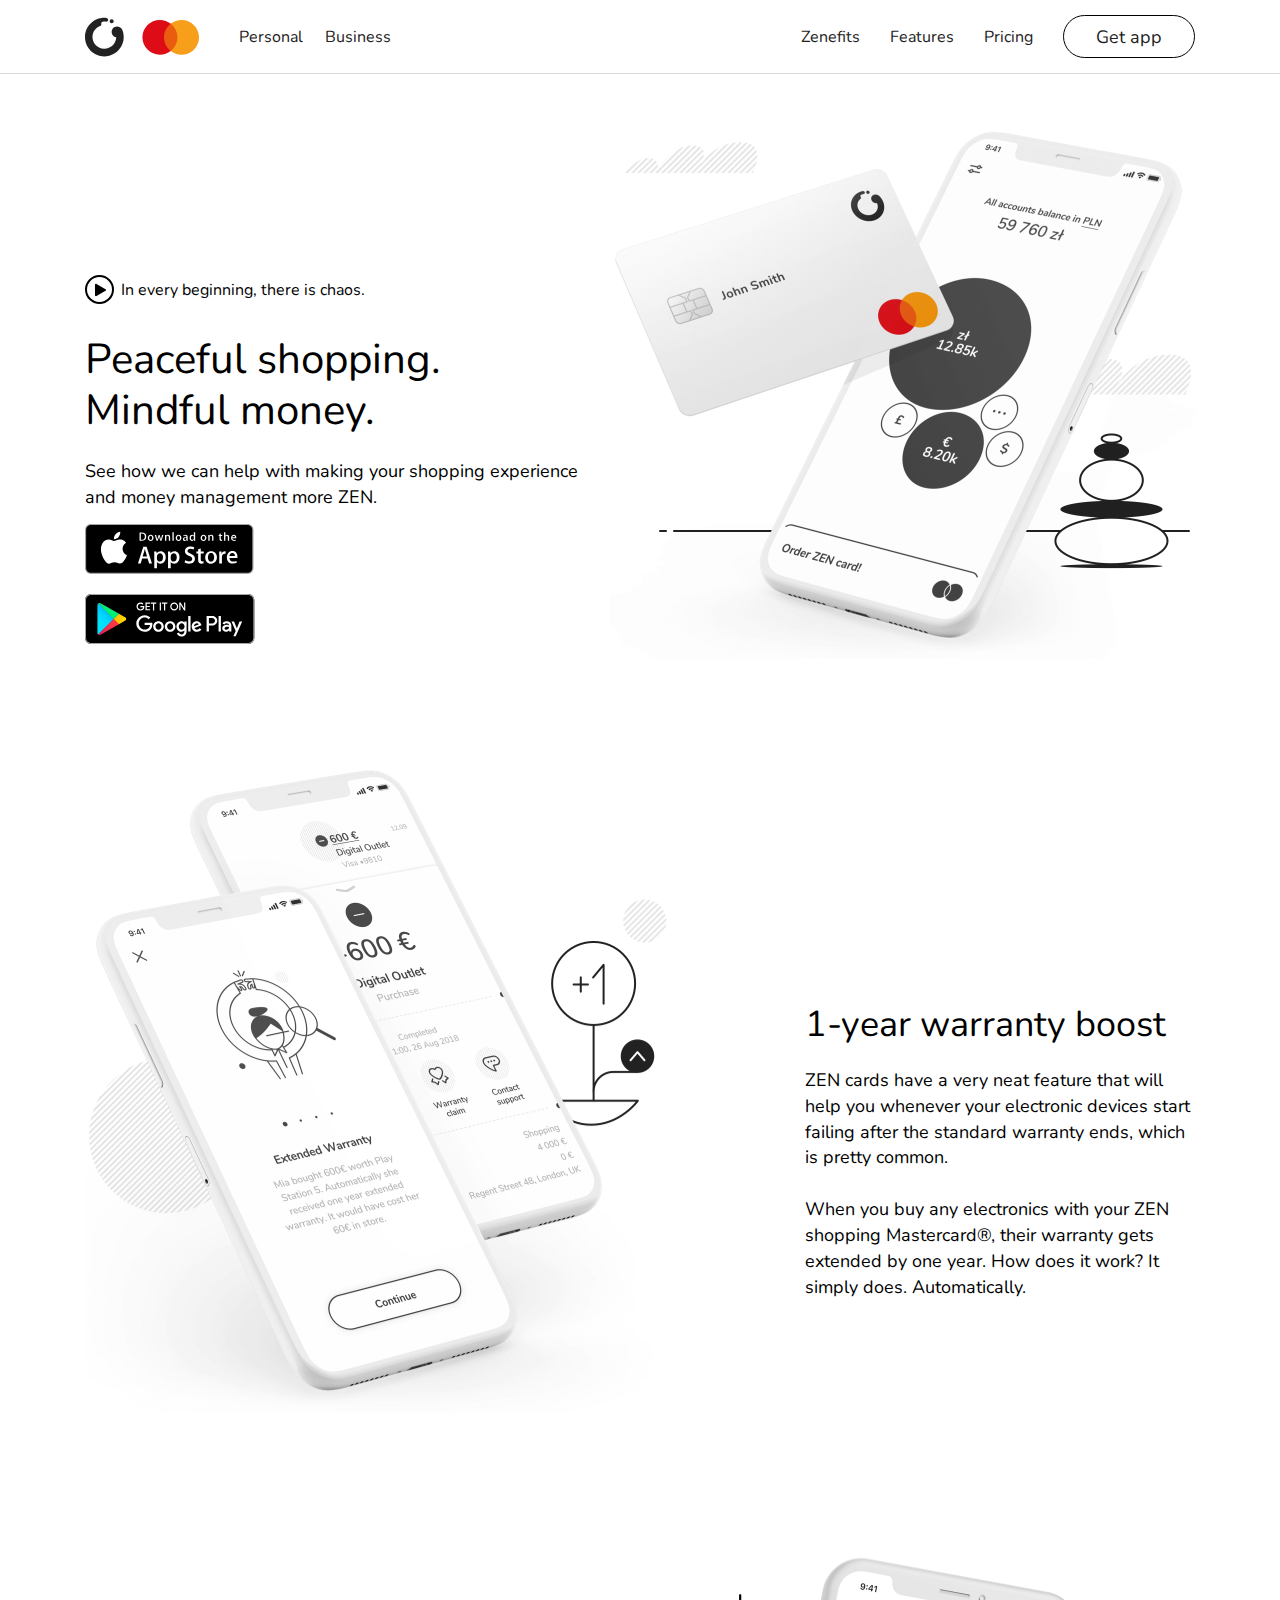
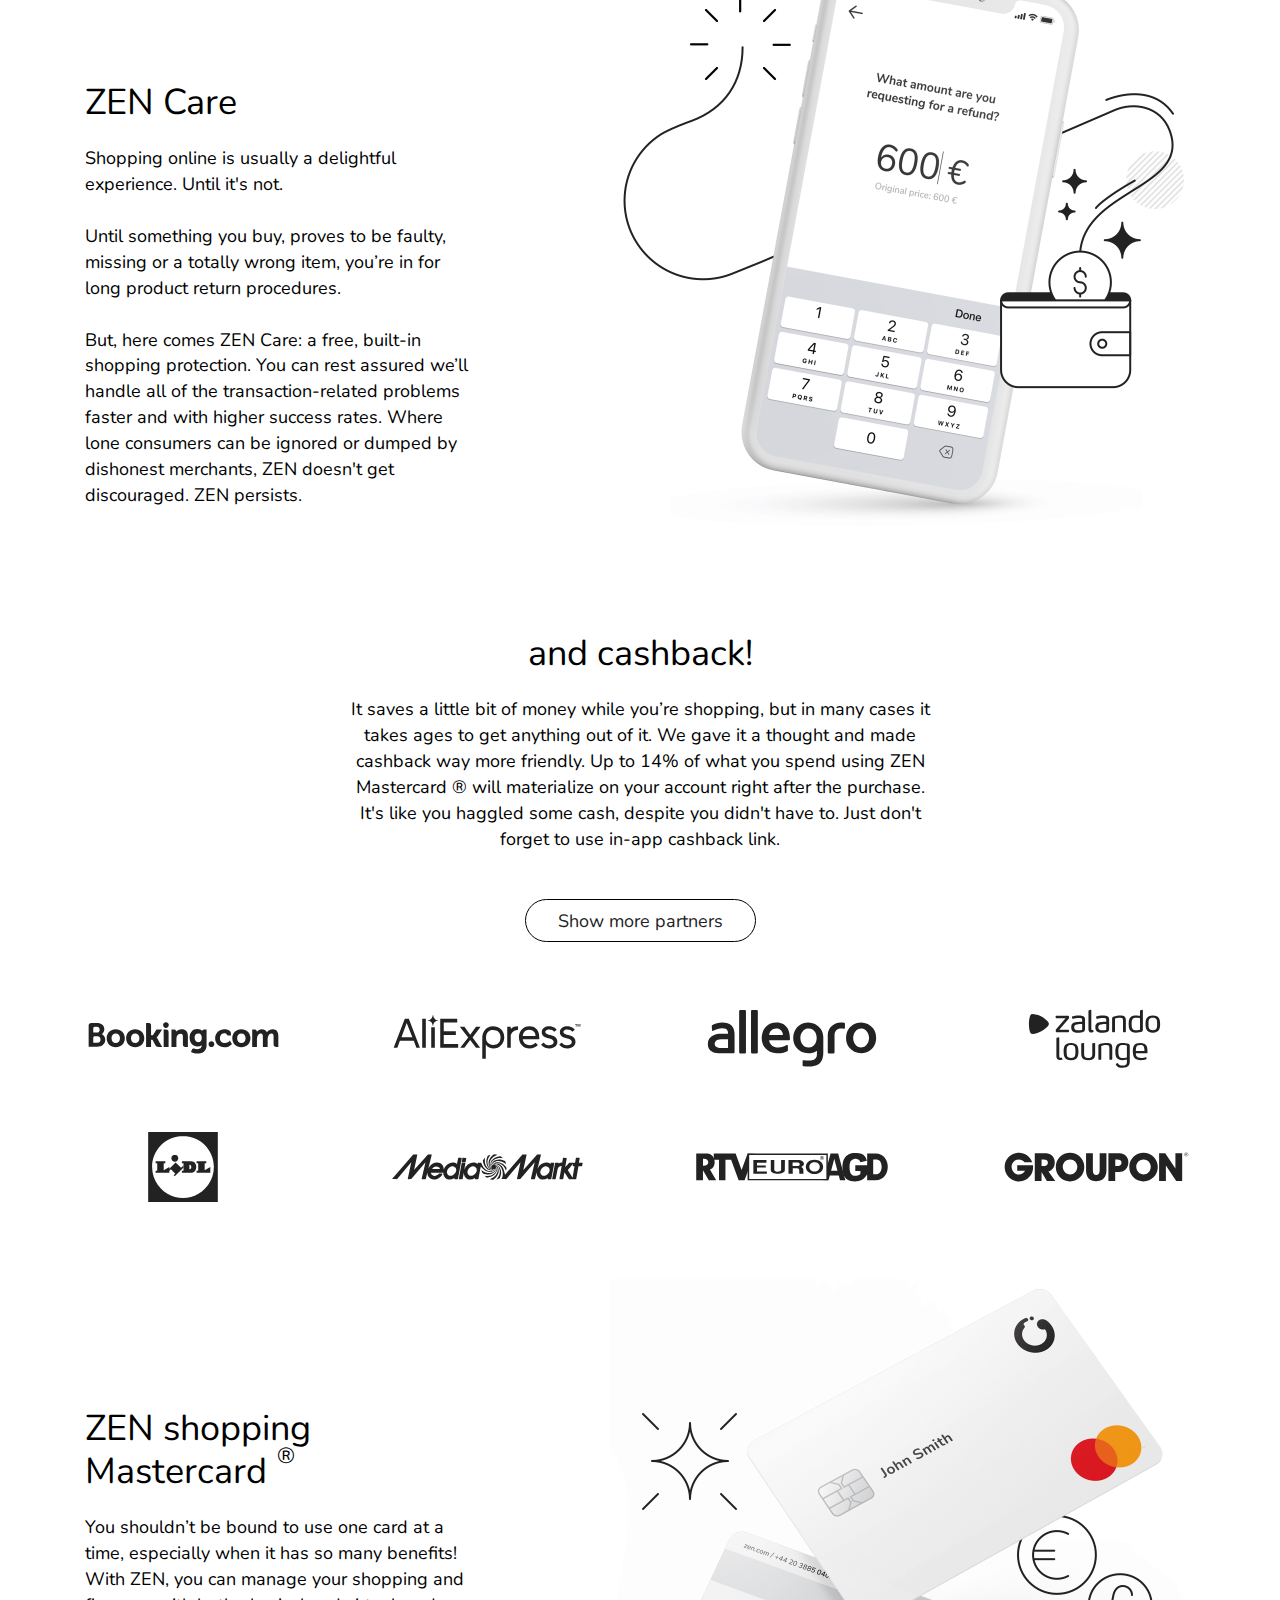
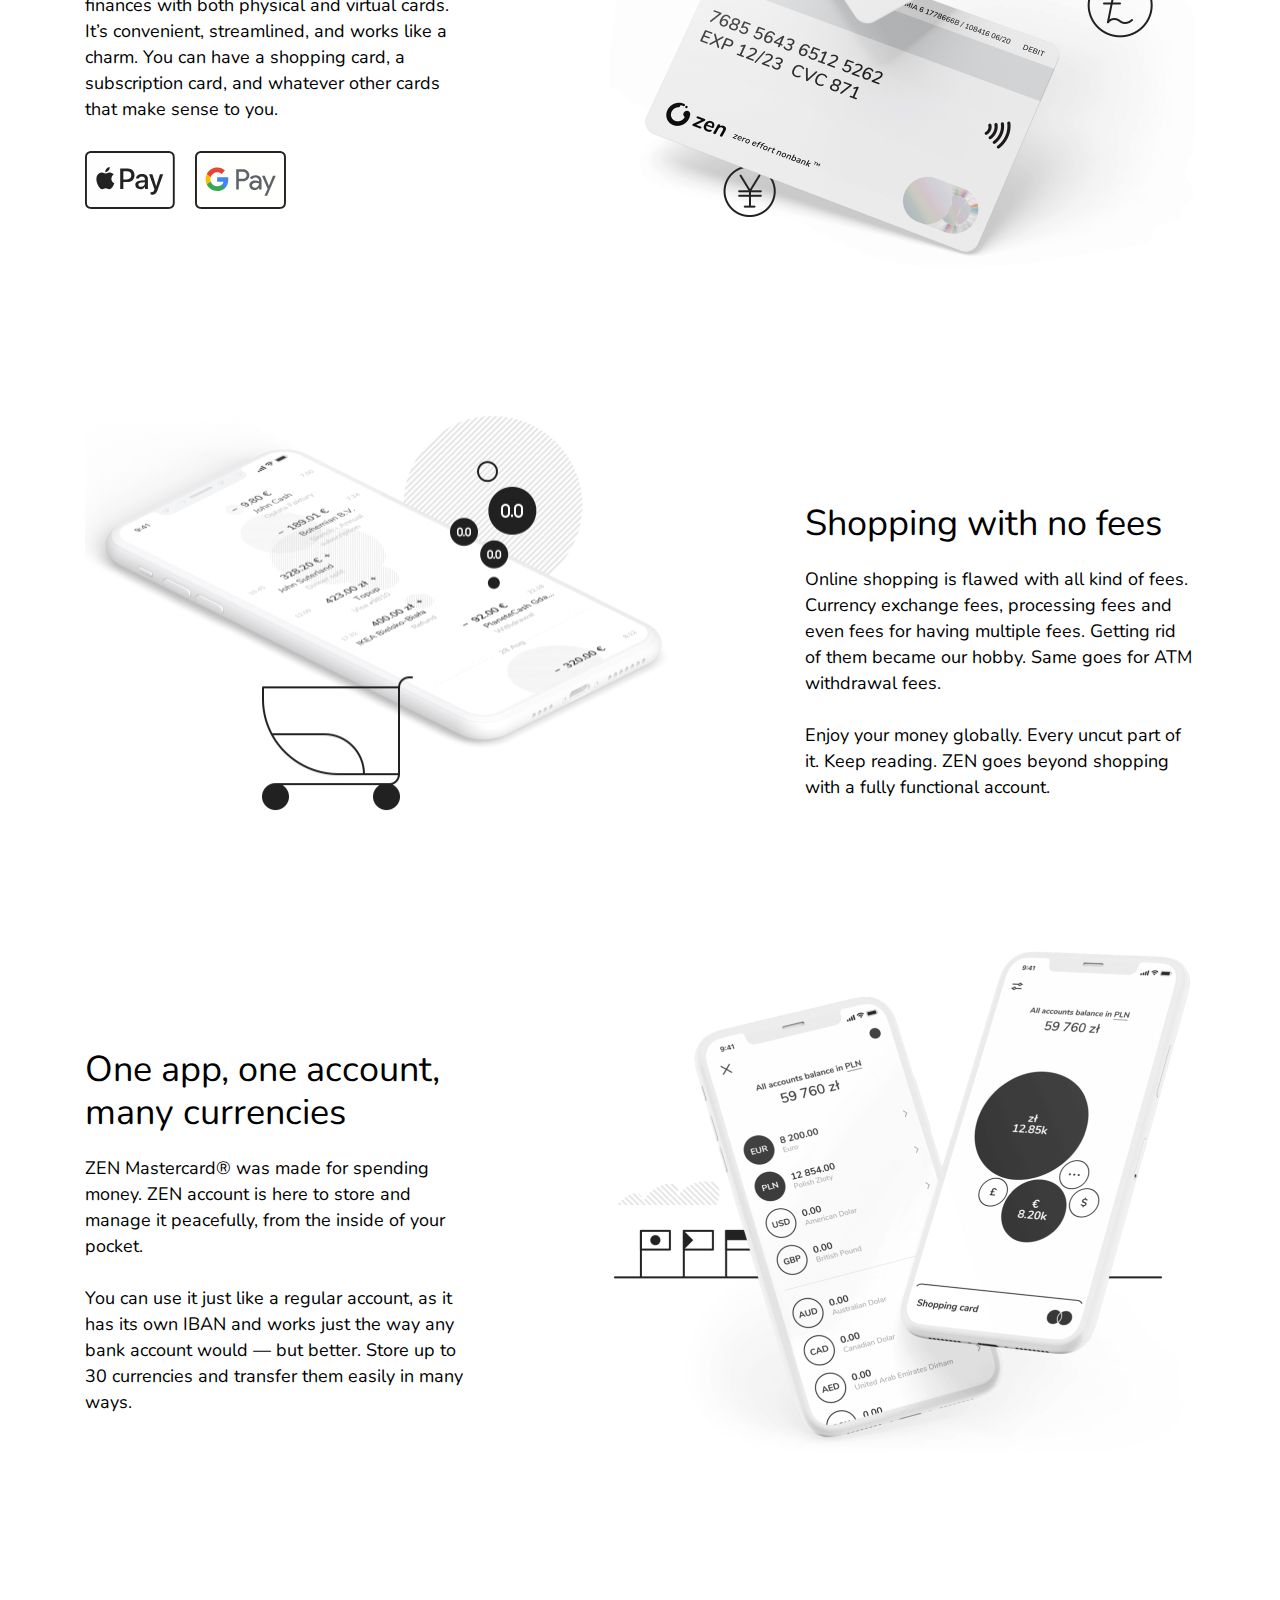
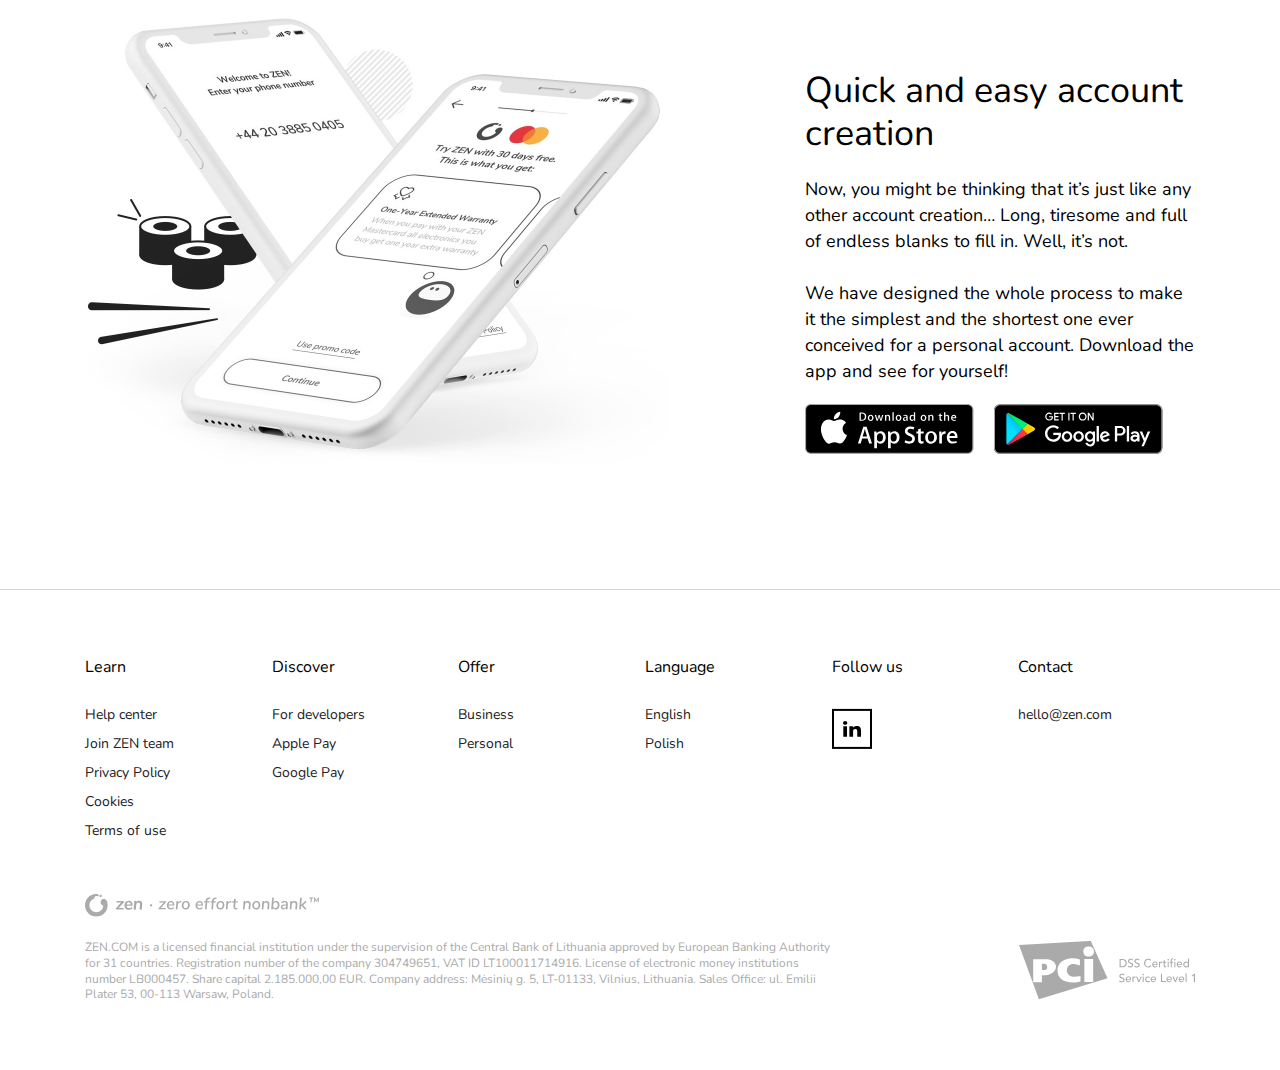
<file: index.html>
<!DOCTYPE html>
<html lang="en">

<head>
    <meta charset="UTF-8">
    <meta http-equiv="X-UA-Compatible" content="IE=edge">
    <meta name="viewport" content="width=device-width, initial-scale=1.0">
		<link rel="preconnect" href="https://fonts.googleapis.com">
    <link rel="preconnect" href="https://fonts.gstatic.com" crossorigin>
    <link href="https://fonts.googleapis.com/css2?family=Nunito&display=swap" rel="stylesheet">
    <title>Zen APP</title>
    <link rel="stylesheet" href="./css/style.min.css">
</head>

<body class="main__body">
    <!-- Header -->
    <header>
    <!-- Navbar -->
    <div class="header">
        <div class="container">
            <div class="navbar">
                <div class="logo"> <a href="#"> <img src="./img/logo.svg" alt="logo"> </a> 
									<nav>
										<ul class="menu-logo">
												<li class="menu-logo__item"><a href="#" class="menu-logo__item-link" data-scroll>Personal</a></li>
												<li class="menu-logo__item"><a href="#" class="menu-logo__item-link" data-scroll>Business</a></li>
										</ul>
									</nav>
								</div>
							
                <nav>
                    <ul class="menu">
                        <li class="menu__item"><a href="#" class="menu__item-link" data-scroll>Zenefits</a></li>
                        <li class="menu__item"><a href="#" class="menu__item-link" data-scroll>Features</a></li>
                        <li class="menu__item"><a href="#" class="menu__item-link" data-scroll>Pricing</a></li>
                        <li class="menu__item"><a href="#" class="btn" data-scroll>Get app</a></li>
                    </ul>
                </nav>

                <button class="burger">
                    <span></span>
                </button>
            </div>
        </div>
    </div>
</header>
    <!-- Main Page -->
    <main>
			<!-- Hero-->
			<section class="hero">
	<div class="container">
		<div class="hero-items">
		<div class="hero-text">
			<div class="hero-text__content">
<div class="hero-text__play">
	<svg xmlns="http://www.w3.org/2000/svg" width="29" height="29" viewBox="0 0 29 29" fill="none">
		<g clip-path="url(#clip0_1_329)">
		<path d="M14.5 29C22.5081 29 29 22.5081 29 14.5C29 6.49187 22.5081 0 14.5 0C6.49187 0 0 6.49187 0 14.5C0 22.5081 6.49187 29 14.5 29Z" fill="white"/>
		<path d="M14.5 28C21.9558 28 28 21.9558 28 14.5C28 7.04416 21.9558 1 14.5 1C7.04416 1 1 7.04416 1 14.5C1 21.9558 7.04416 28 14.5 28Z" stroke="black" stroke-width="2"/>
		<path d="M20.519 14.136C20.6701 14.224 20.7954 14.3501 20.8825 14.5017C20.9697 14.6533 21.0155 14.8251 21.0155 15C21.0155 15.1748 20.9697 15.3466 20.8825 15.4982C20.7954 15.6498 20.6701 15.776 20.519 15.864L11.5 21.123C11.3481 21.2107 11.1759 21.2569 11.0005 21.257C10.8251 21.2571 10.6528 21.211 10.5009 21.1235C10.3489 21.036 10.2226 20.91 10.1347 20.7583C10.0468 20.6065 10.0003 20.4344 9.99999 20.259V9.74099C10.0003 9.56562 10.0468 9.39343 10.1347 9.2417C10.2226 9.08996 10.3489 8.96401 10.5009 8.87648C10.6528 8.78895 10.8251 8.74292 11.0005 8.74301C11.1759 8.7431 11.3481 8.7893 11.5 8.87699L20.519 14.136Z" fill="black"/>
		</g>
		<defs>
		<clipPath id="clip0_1_329">
		<rect width="29" height="29" fill="white"/>
		</clipPath>
		</defs>
		</svg>
		<span>In every beginning, there is chaos.</span>
</div>
<div class="hero-text__header">
	<h1>Peaceful shopping. <br> Mindful money.</h1>
</div>
<div class="hero-text__description">
	<p>See how we can help with making your shopping experience and money management more ZEN.</p>
</div>
<div class="hero-text__icons">
	<a href="#"><img src="./img/appstore.svg" alt="AppStore"></a>
	<a href="#"><img src="./img/googleplay.svg" alt="Google Play"></a>
</div>
		</div>
		<div class="hero-img">
			<figure class="hero-img__fixedratio"></figure>
		</div>
	</div>
	</div>
	</div>

</section>
			<!-- Waranty-->
			<section class="waranty">
	<div class="container">
		<div class="waranty-items">
			<div class="waranty-img">
				<figure class="waranty-img__fixedratio"></figure>
			</div>
			<div class="waranty-text">
				<div class="waranty-text__content">
					<div class="text__header">
						<h2>1-year warranty boost</h2>
					</div>
					<div class="text__description">
						<p>ZEN cards have a very neat feature that will help you whenever your electronic devices start failing after the standard warranty ends, which is pretty common.</p>
						<br>
						<p>When you buy any electronics with your ZEN shopping Mastercard®, their warranty gets extended by one year. How does it work? It simply does. Automatically.</p>
					</div>
				</div>
			</div>
		</div>
	</div>
</section>
			<!-- Zen Care-->
			<section class="care">
	<div class="container">
		<div class="care-items">
			<div class="care-text">
				<div class="care-text__content">
					<div class="text__header">
						<h2>ZEN Care</h2>
					</div>
					<div class="text__description">
						<p>Shopping online is usually a delightful experience. Until it's not.</p>
						<br>
						<p>Until something you buy, proves to be faulty, missing or a totally wrong item, you’re in for long product return procedures.</p>
						<br>
						<p>But, here comes ZEN Care: a free, built-in shopping protection. You can rest assured we’ll handle all of the transaction-related problems faster and with higher success rates. Where lone consumers can be ignored or dumped by dishonest merchants, ZEN doesn't get discouraged. ZEN persists.
						</p>
					</div>
				</div>
			</div>
			<div class="care-img">
				<figure class="care-img__fixedratio"></figure>
			</div>
		</div>
	</div>
</section>
			<!-- Cashback-->
			<section class="cashback">
	<div class="container">
		<div class="cashback-items">
			<div class="text__header">
				<h2>and cashback!</h2>
			</div>
      <div class="text__description">
				<p>
					It saves a little bit of money while you’re shopping, but in many cases it takes ages to get anything out of it. We gave it a thought and made cashback way more friendly. Up to 14% of what you spend using ZEN Mastercard ® will materialize on your account right after the purchase. It's like you haggled some cash, despite you didn't have to. Just don't forget to use in-app cashback link.
				</p>
			</div>
			<a class="btn" href="#">Show more partners</a>
		</div>
	</div>
</section>
			<!-- Clients-->
			<section class="clients">
	<div class="container">
		<div class="clients-items">
			<div class="client-item">
				<a href="#" class="clients-link"><svg class="clients-icon">
					<use xlink:href="#img-booking"></use>
			  </svg></a>
			</div>
			<div class="client-item">
				<a href="#" class="clients-link">
					<svg class="clients-icon">
					  <use xlink:href="#img-aliexpress"></use>
			    </svg></a>
			</div>
			<div class="client-item">
				<a href="#" class="clients-link"><svg class="clients-icon">
					<use xlink:href="#img-allegro"></use>
			  </svg></a>
			</div>
			<div class="client-item">
				<a href="#" class="clients-link"><svg class="clients-icon">
					<use xlink:href="#img-zalando"></use>
			  </svg></a>
			</div>
			<div class="client-item">
				<a href="#" class="clients-link"><svg class="clients-icon">
					<use xlink:href="#img-lidl"></use>
			  </svg></a>
			</div>
			<div class="client-item">
				<a href="#" class="clients-link"><svg class="clients-icon">
					<use xlink:href="#img-mediamarkt"></use>
			  </svg></a>
			</div>
			<div class="client-item">
				<a href="#" class="clients-link"><svg class="clients-icon">
					<use xlink:href="#img-euro"></use>
			  </svg></a>
			</div>
			<div class="client-item">
				<a href="#" class="clients-link"><svg class="clients-icon">
					<use xlink:href="#img-groupon"></use>
			  </svg></a>
			</div>
		</div>
	</div>
</section>
			<!-- Cards-->
			<section class="cards">
	<div class="container">
		<div class="cards-items">
			<div class="cards-text">
				<div class="cards-text__content">
					<div class="text__header">
						<h2>ZEN shopping Mastercard</h2>
					</div>
					<div class="text__description">
						<p>You shouldn’t be bound to use one card at a time, especially when it has so many benefits! With ZEN, you can manage your shopping and finances with both physical and virtual cards. It’s convenient, streamlined, and works like a charm. You can have a shopping card, a subscription card, and whatever other cards that make sense to you.</p>
          </div>
          <div class="cards-text__icons">
						<a href="#"><svg width="90" height="58" viewBox="0 0 90 58" fill="none" xmlns="http://www.w3.org/2000/svg">
							<g clip-path="url(#clip0_1_194)">
							<path fill-rule="evenodd" clip-rule="evenodd" d="M81.704 0H8.036C7.73 0 7.423 0 7.116 0.002C6.858 0.004 6.6 0.006 6.341 0.014C5.777 0.029 5.21 0.062 4.653 0.164C4.088 0.266 3.563 0.434 3.048 0.697C2.545 0.956 2.083 1.294 1.682 1.698C1.282 2.103 0.945999 2.568 0.690999 3.078C0.428999 3.595 0.262999 4.126 0.161999 4.697C0.0619994 5.259 0.0279994 5.832 0.0129995 6.4C0.00599945 6.66 0.00299945 6.921 0.000999451 7.181V50.8C0.00299945 51.06 0.00599945 51.321 0.0129995 51.582C0.0279994 52.15 0.0619994 52.722 0.162999 53.284C0.262999 53.854 0.428999 54.386 0.690999 54.904C0.945999 55.413 1.282 55.879 1.682 56.282C2.083 56.687 2.545 57.025 3.048 57.284C3.562 57.548 4.088 57.715 4.653 57.818C5.21 57.918 5.777 57.952 6.341 57.968C6.6 57.974 6.858 57.977 7.116 57.978C7.423 57.981 7.73 57.981 8.036 57.981H81.704C82.01 57.981 82.318 57.981 82.624 57.979C82.882 57.977 83.14 57.974 83.4 57.968C83.962 57.952 84.53 57.918 85.087 57.818C85.652 57.715 86.178 57.548 86.691 57.284C87.196 57.025 87.656 56.687 88.058 56.282C88.457 55.879 88.792 55.412 89.05 54.903C89.311 54.386 89.478 53.855 89.577 53.283C89.678 52.723 89.711 52.15 89.727 51.583C89.734 51.321 89.737 51.06 89.738 50.8C89.74 50.49 89.74 50.18 89.74 49.87V8.112C89.74 7.802 89.74 7.492 89.738 7.182C89.736 6.922 89.734 6.662 89.727 6.401C89.711 5.833 89.678 5.26 89.577 4.698C89.477 4.128 89.311 3.596 89.05 3.078C88.792 2.568 88.457 2.104 88.058 1.699C87.656 1.295 87.196 0.957 86.691 0.698C86.178 0.434 85.651 0.267 85.087 0.164C84.53 0.064 83.962 0.03 83.4 0.014C83.14 0.007 82.882 0.004 82.624 0.003C82.318 0 82.01 0 81.704 0Z" fill="#222222"/>
							<path fill-rule="evenodd" clip-rule="evenodd" d="M81.704 1.93311L82.611 1.93411C82.855 1.93611 83.101 1.93911 83.347 1.94611C83.777 1.95711 84.28 1.98111 84.747 2.06611C85.154 2.13911 85.496 2.25211 85.824 2.42011C86.147 2.58611 86.444 2.80311 86.702 3.06411C86.962 3.32711 87.178 3.62611 87.344 3.95611C87.51 4.28411 87.62 4.62611 87.694 5.04111C87.777 5.50811 87.8 6.01711 87.812 6.45311C87.819 6.69811 87.822 6.94511 87.823 7.19711C87.825 7.50211 87.825 7.80611 87.825 8.11111V49.8711C87.825 50.1751 87.825 50.4801 87.823 50.7911C87.822 51.0371 87.819 51.2831 87.813 51.5291C87.8 51.9651 87.777 52.4731 87.693 52.9451C87.62 53.3541 87.51 53.6971 87.343 54.0261C87.177 54.3561 86.962 54.6551 86.703 54.9161C86.443 55.1781 86.148 55.3951 85.821 55.5621C85.495 55.7301 85.154 55.8421 84.751 55.9151C84.273 56.0011 83.751 56.0251 83.357 56.0351C83.109 56.0411 82.862 56.0451 82.609 56.0451C82.307 56.0481 82.006 56.0481 81.704 56.0481H8.025C7.727 56.0481 7.428 56.0481 7.125 56.0461C6.878 56.0451 6.632 56.0421 6.392 56.0361C5.99 56.0251 5.465 56.0011 4.992 55.9161C4.585 55.8421 4.244 55.7301 3.915 55.5601C3.591 55.3941 3.295 55.1781 3.035 54.9151C2.777 54.6551 2.563 54.3561 2.397 54.0261C2.231 53.6971 2.119 53.3531 2.047 52.9401C1.962 52.4681 1.939 51.9631 1.927 51.5301C1.921 51.2821 1.917 51.0351 1.916 50.7881L1.915 50.0621V7.19411C1.917 6.9471 1.921 6.70011 1.927 6.45211C1.939 6.01911 1.962 5.51211 2.047 5.03711C2.119 4.62711 2.231 4.28411 2.397 3.95311C2.562 3.62611 2.777 3.32711 3.037 3.06511C3.295 2.80411 3.591 2.58711 3.917 2.42011C4.243 2.25211 4.585 2.14011 4.992 2.06611C5.46 1.98111 5.962 1.95711 6.394 1.94611C6.638 1.93911 6.884 1.93611 7.127 1.93411L8.037 1.93311H81.704Z" fill="#FEFEFE"/>
							<path fill-rule="evenodd" clip-rule="evenodd" d="M23.59 19.5719C24.35 18.6119 24.866 17.3219 24.73 16.0049C23.616 16.0599 22.257 16.7459 21.47 17.7069C20.764 18.5299 20.139 19.8739 20.302 21.1359C21.552 21.2459 22.801 20.5059 23.589 19.5719H23.59ZM24.715 21.3829C22.9 21.2729 21.356 22.4229 20.489 22.4229C19.622 22.4229 18.295 21.4379 16.859 21.4639C14.989 21.4919 13.255 22.5579 12.307 24.2539C10.357 27.6479 11.792 32.6809 13.689 35.4439C14.61 36.8119 15.72 38.3169 17.183 38.2639C18.566 38.2089 19.107 37.3599 20.787 37.3599C22.467 37.3599 22.955 38.2629 24.417 38.2359C25.935 38.2089 26.884 36.8679 27.805 35.4999C28.861 33.9399 29.295 32.4359 29.321 32.3529C29.294 32.3259 26.396 31.2029 26.369 27.8389C26.341 25.0209 28.644 23.6809 28.752 23.5969C27.452 21.6569 25.42 21.4369 24.715 21.3829ZM38.35 28.4079H41.97C44.719 28.4079 46.283 26.9139 46.283 24.3259C46.283 21.7369 44.719 20.2579 41.985 20.2579H38.349V28.4079H38.35ZM42.817 17.5699C46.763 17.5699 49.511 20.3149 49.511 24.3109C49.511 28.3219 46.706 31.0809 42.718 31.0809H38.35V38.0929H35.193V17.5699H42.818H42.817ZM59.877 32.5179V31.3659L56.367 31.5929C54.395 31.7209 53.366 32.4609 53.366 33.7549C53.366 35.0069 54.437 35.8179 56.114 35.8179C58.257 35.8179 59.877 34.4379 59.877 32.5179ZM50.294 33.8409C50.294 31.2089 52.281 29.7009 55.944 29.4739L59.877 29.2319V28.0949C59.877 26.4309 58.792 25.5199 56.861 25.5199C55.268 25.5199 54.113 26.3449 53.874 27.6109H51.027C51.111 24.9509 53.591 23.0179 56.947 23.0179C60.553 23.0179 62.907 24.9229 62.907 27.8809V38.0929H59.989V35.6329H59.919C59.087 37.2399 57.255 38.2499 55.269 38.2499C52.338 38.2499 50.294 36.4859 50.294 33.8409ZM65.589 43.5829V41.1229C65.786 41.1509 66.265 41.1799 66.519 41.1799C67.914 41.1799 68.703 40.5829 69.182 39.0459L69.464 38.1359L64.124 23.2019H67.421L71.141 35.3189H71.211L74.931 23.2019H78.145L72.607 38.8899C71.338 42.4879 69.887 43.6689 66.815 43.6689C66.575 43.6689 65.8 43.6399 65.589 43.5829Z" fill="#222222"/>
							</g>
							<defs>
							<clipPath id="clip0_1_194">
							<rect width="90" height="58" fill="white"/>
							</clipPath>
							</defs>
							</svg>
							</a>
							<a href="#"><svg width="91" height="58" viewBox="0 0 91 58" fill="none" xmlns="http://www.w3.org/2000/svg">
								<g id="Frame" clip-path="url(#clip0_1_202)">
								<g id="Group">
								<g id="Group_2">
								<g id="Group_3">
								<g id="Group_4">
								<g id="Group_5">
								<path id="Vector" d="M82.806 0.020043H7.212C6.95 0.023043 6.688 0.026043 6.426 0.033043C5.856 0.048043 5.279 0.081043 4.716 0.183043C4.143 0.285043 3.61 0.453043 3.09 0.716043C2.579 0.975043 2.111 1.31304 1.705 1.71604C1.3 2.12104 0.959 2.58604 0.699 3.09604C0.435 3.61304 0.266 4.14304 0.164 4.71404C0.062 5.27504 0.029 5.84804 0.014 6.41504C0.006 6.67604 0.003 6.93704 0.001 7.19704L0 8.12704V49.863L0.001 50.793C0.003 51.053 0.006 51.313 0.013 51.573C0.029 52.141 0.063 52.714 0.164 53.275C0.266 53.845 0.434 54.376 0.699 54.894C0.959 55.404 1.299 55.868 1.705 56.272C2.111 56.676 2.579 57.015 3.09 57.272C3.61 57.537 4.143 57.704 4.716 57.807C5.279 57.907 5.856 57.941 6.426 57.957C6.688 57.963 6.95 57.967 7.212 57.967C7.522 57.97 7.834 57.97 8.145 57.97H82.805C83.116 57.97 83.428 57.97 83.738 57.967C84 57.967 84.262 57.963 84.525 57.957C85.095 57.941 85.67 57.907 86.235 57.807C86.807 57.704 87.34 57.537 87.861 57.273C88.372 57.015 88.839 56.676 89.245 56.273C89.65 55.868 89.99 55.403 90.251 54.893C90.516 54.376 90.684 53.846 90.786 53.275C90.888 52.715 90.921 52.141 90.936 51.574C90.944 51.314 90.947 51.053 90.949 50.792C90.951 50.482 90.951 50.173 90.951 49.863V8.12604C90.951 7.81604 90.951 7.50604 90.949 7.19704C90.947 6.93704 90.944 6.67704 90.937 6.41504C90.921 5.84804 90.888 5.27504 90.787 4.71404C90.684 4.14404 90.517 3.61304 90.251 3.09504C89.991 2.58504 89.651 2.12104 89.245 1.71704C88.839 1.31304 88.372 0.975043 87.861 0.716043C87.341 0.452043 86.807 0.285043 86.235 0.183043C85.67 0.081043 85.095 0.048043 84.525 0.033043C84.262 0.026043 84 0.023043 83.738 0.021043C83.428 0.019043 83.116 0.019043 82.806 0.019043" fill="#222222"/>
								<path id="Vector_2" d="M82.806 1.94995L83.725 1.95195C83.973 1.95395 84.222 1.95695 84.472 1.96395C84.907 1.97495 85.417 1.99895 85.892 2.08395C86.303 2.15695 86.65 2.26995 86.982 2.43795C87.309 2.60395 87.61 2.82095 87.872 3.08195C88.135 3.34395 88.354 3.64295 88.522 3.97295C88.69 4.30095 88.802 4.64295 88.877 5.05695C88.961 5.52495 88.985 6.03295 88.997 6.46895C89.004 6.71395 89.007 6.95995 89.007 7.21195C89.01 7.51695 89.01 7.82095 89.01 8.12595V49.8629C89.01 50.1679 89.01 50.4729 89.008 50.783C89.007 51.0289 89.004 51.2749 88.996 51.5219C88.985 51.957 88.961 52.465 88.876 52.937C88.802 53.345 88.69 53.6869 88.521 54.0169C88.353 54.347 88.135 54.6449 87.873 54.9059C87.609 55.1679 87.31 55.3849 86.978 55.5519C86.648 55.7199 86.303 55.8319 85.895 55.9049C85.41 55.9909 84.88 56.015 84.481 56.025C84.23 56.031 83.98 56.035 83.723 56.035C83.418 56.0379 83.111 56.0379 82.806 56.0379H8.13299C7.83099 56.0379 7.52799 56.0379 7.22099 56.0359C6.97099 56.035 6.72099 56.031 6.47899 56.026C6.06999 56.016 5.53899 55.9909 5.05899 55.9059C4.64699 55.8319 4.30199 55.7199 3.96799 55.5499C3.63899 55.3849 3.33999 55.1679 3.07699 54.9049C2.81499 54.645 2.59699 54.347 2.42899 54.0169C2.26099 53.688 2.14799 53.3449 2.07399 52.9319C1.98899 52.4599 1.96399 51.9539 1.95299 51.5219C1.94599 51.2749 1.94299 51.027 1.94199 50.782L1.94099 50.055V7.20995C1.94399 6.96195 1.94599 6.71495 1.95299 6.46795C1.96499 6.03495 1.98899 5.52895 2.07499 5.05295C2.14799 4.64495 2.26099 4.30095 2.42999 3.96995C2.59699 3.64295 2.81499 3.34395 3.07799 3.08295C3.33999 2.82095 3.63999 2.60495 3.97099 2.43695C4.30099 2.26995 4.64699 2.15695 5.05899 2.08395C5.53399 1.99895 6.04299 1.97495 6.47899 1.96395C6.72799 1.95695 6.97699 1.95395 7.22299 1.95195L8.14499 1.95095H82.805" fill="#FFFFFE"/>
								</g>
								<g id="Group_6">
								<g id="Group_7">
								<path id="Vector_3" d="M43.787 30.333V38.593H41.197V18.202H48.069C49.726 18.171 51.336 18.806 52.51 19.977C54.86 22.188 55.004 25.911 52.8 28.301L52.51 28.594C51.303 29.748 49.822 30.334 48.068 30.334H43.787V30.333ZM43.787 20.707V27.829H48.133C49.099 27.861 50.033 27.471 50.692 26.772C52.044 25.357 52.012 23.082 50.612 21.715C49.952 21.065 49.066 20.707 48.132 20.707H43.788H43.787ZM60.349 24.187C62.264 24.187 63.777 24.707 64.887 25.731C65.998 26.756 66.545 28.186 66.545 29.991V38.592H64.067V36.657H63.954C62.876 38.251 61.459 39.047 59.673 39.047C58.16 39.047 56.873 38.592 55.858 37.682C54.86 36.836 54.298 35.584 54.329 34.267C54.329 32.82 54.877 31.682 55.955 30.82C57.033 29.959 58.482 29.536 60.285 29.536C61.829 29.536 63.085 29.829 64.083 30.381V29.78C64.083 28.886 63.696 28.04 63.02 27.455C62.328 26.837 61.443 26.495 60.526 26.495C59.077 26.495 57.935 27.113 57.098 28.349L54.812 26.902C56.035 25.097 57.886 24.187 60.349 24.187ZM57 34.316C57 34.999 57.322 35.633 57.853 36.023C58.433 36.478 59.141 36.723 59.865 36.706C60.959 36.706 62.005 36.267 62.778 35.486C63.631 34.674 64.066 33.714 64.066 32.609C63.261 31.959 62.134 31.633 60.686 31.649C59.64 31.649 58.754 31.909 58.046 32.414C57.354 32.918 57 33.552 57 34.316ZM80.773 24.642L72.114 44.722H69.442L72.661 37.698L66.98 24.642H69.796L73.9 34.657H73.949L77.956 24.642H80.773Z" fill="#5F6368"/>
								</g>
								<g id="Group_8">
								<path id="Vector_4" d="M33.31 28.5442C33.31 27.7472 33.246 26.9512 33.117 26.1702H22.19V30.6742H28.451C28.193 32.1212 27.357 33.4222 26.133 34.2342V37.1612H29.867C32.057 35.1292 33.312 32.1212 33.312 28.5442H33.31Z" fill="#4285F4"/>
								<path id="Vector_5" d="M22.19 39.9901C25.311 39.9901 27.951 38.9501 29.866 37.1611L26.132 34.2351C25.086 34.9501 23.75 35.3561 22.189 35.3561C19.163 35.3561 16.604 33.2921 15.687 30.5281H11.84V33.5521C13.804 37.5021 17.811 39.9901 22.19 39.9901Z" fill="#34A853"/>
								<path id="Vector_6" d="M15.687 30.5282C15.204 29.0812 15.204 27.5032 15.687 26.0402V23.0322H11.84C10.182 26.3322 10.182 30.2352 11.84 33.5352L15.687 30.5282Z" fill="#FBBC04"/>
								<path id="Vector_7" d="M22.19 21.2111C23.847 21.1791 25.44 21.8131 26.631 22.9671L29.947 19.6181C27.838 17.6341 25.07 16.5451 22.189 16.5781C17.811 16.5781 13.804 19.0811 11.84 23.0321L15.687 26.0561C16.604 23.2761 19.163 21.2111 22.189 21.2111H22.19Z" fill="#EA4335"/>
								</g>
								</g>
								</g>
								</g>
								</g>
								</g>
								</g>
								<defs>
								<clipPath id="clip0_1_202">
								<rect width="91" height="58" fill="white"/>
								</clipPath>
								</defs>
								</svg>
								</a>
															
					</div>
				</div>
			</div>
			<div class="cards-img">
				<figure class="cards-img__fixedratio"></figure>
			</div>
		</div>
	</div>
</section>
			<!-- Shopping-->
			<section class="shopping">
	<div class="container">
		<div class="shopping-items">
			<div class="shopping-img">
				<figure class="shopping-img__fixedratio"></figure>
			</div>
			<div class="shopping-text">
				<div class="shopping-text__content">
					<div class="text__header">
						<h2>Shopping with no fees</h2>
					</div>
					<div class="text__description">
						<p>Online shopping is flawed with all kind of fees. Currency exchange fees, processing fees and even fees for having multiple fees. Getting rid of them became our hobby. Same goes for ATM withdrawal fees.</p>
						<br>
						<p>Enjoy your money globally. Every uncut part of it. Keep reading. ZEN goes beyond shopping with a fully functional account.</p>
					</div>
				</div>
			</div>
		</div>
	</div>
</section>
			<!-- One App - one account-->
			<section class="oneacc">
	<div class="container">
		<div class="oneacc-items">
			<div class="oneacc-text">
				<div class="oneacc-text__content">
					<div class="text__header">
						<h2>One app, one account, many currencies</h2>
					</div>
					<div class="text__description">
						<p>ZEN Mastercard® was made for spending money. ZEN account is here to store and manage it peacefully, from the inside of your pocket.</p>
						<br>
						<p>You can use it just like a regular account, as it has its own IBAN and works just the way any bank account would — but better. Store up to 30 currencies and transfer them easily in many ways.</p>
					</div>
				</div>
			</div>
			<div class="oneacc-img">
				<figure class="oneacc-img__fixedratio"></figure>
			</div>
		</div>
	</div>
</section>
			<!-- Account create-->
			<section class="acccreate">
	<div class="container">
		<div class="acccreate-items">
			<div class="acccreate-img">
				<figure class="acccreate-img__fixedratio"></figure>
			</div>
			<div class="acccreate-text">
				<div class="acccreate-text__content">
					<div class="text__header">
						<h2>Quick and easy account creation</h2>
					</div>
					<div class="text__description">
						<p>Now, you might be thinking that it’s just like any other account creation… Long, tiresome and full of endless blanks to fill in. Well, it’s not.</p>
						<br>
						<p>We have designed the whole process to make it the simplest and the shortest one ever conceived for a personal account. Download the app and see for yourself!</p>
					</div>
				</div>
				<div class="acccreate-text__icons">
					<a href="#"><img src="./img/appstore.svg" alt="AppStore"></a>
					<a href="#"><img src="./img/googleplay.svg" alt="Google Play"></a>
				</div>
			</div>
		</div>
	</div>
</section>
		</main>
    <!-- Footer -->
    <footer class="footer">
    <div class="container">
        <div class="footer-top">
					<nav class="footter-top__nav">
<div class="footer-top__item">
	<div class="footer-top__item--header"><h3>Learn</h3></div>
	<ul class="footer-top__item--links">
		<li><a href="#">Help center</a></li>
		<li><a href="#">Join ZEN team</a></li>
		<li><a href="#">Privacy Policy</a></li>
		<li><a href="#">Cookies</a></li>
		<li><a href="#">Terms of use</a></li>
	</ul>
</div>
<div class="footer-top__item">
	<div class="footer-top__item--header"><h3>Discover</h3></div>
	<ul class="footer-top__item--links">
		<li><a href="#">For developers</a></li>
		<li><a href="#">Apple Pay</a></li>
		<li><a href="#">Google Pay</a></li>
	</ul>
</div>
<div class="footer-top__item">
	<div class="footer-top__item--header"><h3>Offer</h3></div>
	<ul class="footer-top__item--links">
		<li><a href="#">Business</a></li>
		<li><a href="#">Personal</a></li>
	</ul>
</div>
<div class="footer-top__item">
	<div class="footer-top__item--header"><h3>Language</h3></div>
	<ul class="footer-top__item--links">
		<li><a href="#">English</a></li>
		<li><a href="#">Polish</a></li>
	</ul>
</div>
<div class="footer-top__item">
	<div class="footer-top__item--header"><h3>Follow us</h3></div>
	<ul class="footer-top__item--links">
		<li><a href="#"><svg width="40" height="41" viewBox="0 0 40 41" fill="none" xmlns="http://www.w3.org/2000/svg">
			<rect x="1" y="1.90625" width="38" height="38" stroke="black" stroke-width="2"/>
			<g clip-path="url(#clip0_1_278)">
			<path d="M15.0299 28.7812H11.2973V18.266H15.0299V28.7812ZM13.1616 16.8316C11.9683 16.8316 11 15.9668 11 14.9227C11 13.8785 11.9683 13.0312 13.1616 13.0312C14.3549 13.0312 15.3232 13.8785 15.3232 14.9227C15.3232 15.9668 14.3549 16.8316 13.1616 16.8316ZM29 28.7812H25.2754V23.6625C25.2754 22.4426 25.2473 20.8781 23.3348 20.8781C21.3942 20.8781 21.0969 22.2035 21.0969 23.5746V28.7812H17.3683V18.266H20.9482V19.7004H21.0004C21.4986 18.8742 22.7161 18.0023 24.5321 18.0023C28.3089 18.0023 29.004 20.1785 29.004 23.0051V28.7812H29Z" fill="black"/>
			</g>
			<defs>
			<clipPath id="clip0_1_278">
			<rect width="18" height="18" fill="white" transform="translate(11 11.9062)"/>
			</clipPath>
			</defs>
			</svg></a></li>
	</ul>
</div>
<div class="footer-top__item">
	<div class="footer-top__item--header"><h3>Contact</h3></div>
	<ul class="footer-top__item--links">
		<li><a href="mailto:hello@zen.com">hello@zen.com</a></li>
		</ul>
</div>
					</nav>
				</div>
				<div class="footer-logo">
				<div class="footer-logo-img">
					<svg width="234" height="24" viewBox="0 0 234 24" fill="none" xmlns="http://www.w3.org/2000/svg">
						<g clip-path="url(#clip0_1_308)">
						<path fill-rule="evenodd" clip-rule="evenodd" d="M38.45 15.1512C38.611 15.2913 38.699 15.4973 38.69 15.7113C38.69 16.3142 38.34 16.6152 37.644 16.6152H31.65C31.19 16.6432 30.792 16.2923 30.765 15.8313C30.763 15.8033 30.763 15.7743 30.764 15.7452C30.764 15.4352 30.892 15.1413 31.117 14.9303L36.065 9.60625H32.235C31.985 9.62325 31.736 9.55125 31.535 9.40125C31.371 9.25625 31.283 9.04425 31.295 8.82525C31.295 8.23425 31.643 7.93825 32.341 7.93825H38.069C38.311 7.92625 38.548 8.02025 38.716 8.19525C38.872 8.36025 38.958 8.58025 38.955 8.80825C38.949 9.12025 38.821 9.41925 38.601 9.64125L33.671 14.9473H37.749C37.999 14.9303 38.249 15.0022 38.45 15.1512ZM41.615 11.4862H45.658C45.711 10.9012 45.547 10.3162 45.197 9.84625C44.857 9.46325 44.36 9.25825 43.849 9.28725C42.596 9.28725 41.852 10.0203 41.615 11.4873V11.4862ZM47.335 12.4712C47.195 12.6082 47.005 12.6833 46.811 12.6753H41.545C41.53 13.3313 41.767 13.9662 42.208 14.4502C42.681 14.8762 43.304 15.0932 43.938 15.0542C44.318 15.0592 44.698 15.0083 45.064 14.9043C45.416 14.7952 45.753 14.6442 46.066 14.4502C46.201 14.3722 46.353 14.3302 46.509 14.3263C46.692 14.3182 46.869 14.4012 46.979 14.5483C47.094 14.7052 47.154 14.8952 47.147 15.0892C47.149 15.4292 46.983 15.7483 46.704 15.9412C46.319 16.2092 45.89 16.4082 45.436 16.5273C44.902 16.6813 44.351 16.7592 43.796 16.7572C42.991 16.7762 42.194 16.5963 41.473 16.2343C40.827 15.9023 40.294 15.3853 39.939 14.7522C39.567 14.0672 39.38 13.2952 39.399 12.5153C39.384 11.6593 39.573 10.8113 39.948 10.0413C40.291 9.33825 40.826 8.74825 41.491 8.33725C42.175 7.92325 42.961 7.71025 43.761 7.72425C44.805 7.66025 45.825 8.05525 46.554 8.80725C47.259 9.67525 47.611 10.7773 47.538 11.8953C47.552 12.1073 47.476 12.3152 47.334 12.4712H47.335ZM56.46 8.51425C57.005 9.16425 57.275 10.0023 57.215 10.8483C57.215 11.0723 57.208 11.2442 57.195 11.3632L56.841 15.6573C56.833 15.9553 56.705 16.2362 56.486 16.4373C56.261 16.6322 55.968 16.7332 55.671 16.7222C55.378 16.7402 55.09 16.6372 54.872 16.4382C54.677 16.2282 54.585 15.9413 54.625 15.6573L54.98 11.4522C55.074 10.1382 54.554 9.48225 53.42 9.48225C52.85 9.45025 52.295 9.66325 51.894 10.0673C51.501 10.5223 51.276 11.0982 51.256 11.7002L50.919 15.6573C50.911 15.9553 50.783 16.2362 50.564 16.4373C50.339 16.6322 50.046 16.7332 49.749 16.7222C49.459 16.7413 49.171 16.6382 48.959 16.4382C48.769 16.2252 48.675 15.9413 48.702 15.6573L49.27 8.77125C49.271 8.48625 49.402 8.21525 49.624 8.03525C49.861 7.84825 50.157 7.75125 50.458 7.76025C50.733 7.74425 51.001 7.84025 51.203 8.02625C51.384 8.21625 51.463 8.47925 51.416 8.73625L51.397 9.07325C51.699 8.64325 52.108 8.30025 52.586 8.07925C53.107 7.83825 53.677 7.71625 54.253 7.72525C55.067 7.66625 55.868 7.95325 56.46 8.51525V8.51425ZM21.568 7.48025C20.664 6.08625 18.86 5.58825 17.369 6.32025C15.777 7.13025 15.142 9.07725 15.949 10.6702C16.41 11.5782 17.271 12.2172 18.273 12.3942C18.151 16.2343 14.941 19.2502 11.102 19.1283C7.374 19.0103 4.403 15.9692 4.369 12.2362C4.363 9.36025 6.149 6.78625 8.845 5.78825C9.363 5.60125 9.663 5.05825 9.543 4.51925L9.535 4.48625C9.403 3.89625 9.773 3.31225 10.361 3.17925C10.409 3.16925 10.458 3.16125 10.507 3.15725C10.777 3.13225 11.05 3.11925 11.323 3.11925C11.661 3.11925 12 3.13925 12.335 3.17525C12.943 3.24225 13.491 2.80225 13.556 2.19525C13.559 2.17525 13.561 2.15325 13.562 2.13325C13.578 1.53025 13.12 1.01925 12.52 0.96925C12.122 0.92625 11.722 0.90625 11.323 0.90625C5.07 0.90625 0 5.98025 0 12.2382C0 18.4972 5.07 23.5693 11.323 23.5693C17.577 23.5693 22.646 18.4972 22.646 12.2382C22.646 11.1302 22.423 8.74225 21.568 7.48025Z" fill="#AAAAAA"/>
						<path fill-rule="evenodd" clip-rule="evenodd" d="M15.594 1.76611C16.241 1.76611 16.767 2.29211 16.767 2.94011C16.767 3.58811 16.241 4.11411 15.594 4.11411C14.946 4.11411 14.421 3.58811 14.421 2.94011C14.421 2.29211 14.946 1.76611 15.594 1.76611ZM66.088 11.1651C66.735 11.1651 67.261 11.6901 67.261 12.3391C67.261 12.9871 66.735 13.5131 66.088 13.5131C65.44 13.5131 64.914 12.9871 64.914 12.3391C64.914 11.6891 65.44 11.1651 66.088 11.1651ZM80.902 8.40611C81.018 8.53311 81.077 8.69111 81.077 8.87911C81.077 9.12411 80.987 9.33911 80.81 9.52811L75.793 15.0311H80.08C80.302 15.0311 80.473 15.0871 80.595 15.1981C80.716 15.3091 80.778 15.4581 80.778 15.6471C80.778 15.8681 80.711 16.0371 80.578 16.1541C80.446 16.2701 80.251 16.3281 79.997 16.3281H74.216C74.003 16.3281 73.84 16.2681 73.725 16.1451C73.609 16.0251 73.551 15.8681 73.551 15.6801C73.551 15.4591 73.639 15.2541 73.816 15.0651L78.851 9.51211H74.846C74.624 9.51211 74.453 9.45611 74.331 9.34511C74.211 9.23411 74.149 9.08511 74.149 8.89611C74.149 8.44111 74.404 8.21511 74.913 8.21511H80.413C80.623 8.21511 80.786 8.27811 80.903 8.40511L80.902 8.40611ZM84.369 9.84411C83.969 10.2441 83.714 10.8241 83.604 11.5901H87.89C87.913 10.8251 87.754 10.2431 87.417 9.84411C87.079 9.44411 86.6 9.24611 85.98 9.24611C85.304 9.24611 84.767 9.44511 84.369 9.84411ZM89.179 12.3791C89.061 12.4961 88.905 12.5541 88.704 12.5541H83.537C83.549 13.3741 83.759 14.0091 84.169 14.4591C84.579 14.9071 85.171 15.1321 85.946 15.1321C86.721 15.1321 87.441 14.9101 88.106 14.4661C88.228 14.3881 88.35 14.3501 88.472 14.3501C88.627 14.3501 88.754 14.4111 88.853 14.5331C88.953 14.6551 89.003 14.7981 89.003 14.9651C89.003 15.2211 88.893 15.4361 88.672 15.6141C88.372 15.8571 87.96 16.0571 87.434 16.2121C86.907 16.3681 86.379 16.4451 85.847 16.4451C85.049 16.4451 84.351 16.2841 83.754 15.9631C83.154 15.6411 82.694 15.1811 82.366 14.5831C82.039 13.9831 81.876 13.2921 81.876 12.5051C81.876 11.6281 82.044 10.8501 82.383 10.1681C82.72 9.48611 83.193 8.95811 83.803 8.58111C84.412 8.20411 85.116 8.01411 85.913 8.01411C87.021 8.01411 87.871 8.34411 88.463 9.00411C89.055 9.66411 89.353 10.6201 89.353 11.8721C89.353 12.0941 89.294 12.2631 89.178 12.3791H89.179ZM96.288 8.18111C96.416 8.29211 96.48 8.45311 96.48 8.66311C96.48 9.17311 96.203 9.45011 95.649 9.49411L95.201 9.54411C94.436 9.62211 93.869 9.84411 93.497 10.2091C93.127 10.5751 92.914 11.1141 92.857 11.8231L92.542 15.6131C92.52 15.8901 92.426 16.0931 92.26 16.2201C92.093 16.3481 91.888 16.4121 91.645 16.4121C91.401 16.4121 91.205 16.3451 91.055 16.2121C90.906 16.0791 90.842 15.8801 90.865 15.6131L91.412 8.81311C91.423 8.56911 91.518 8.38111 91.695 8.24711C91.872 8.11511 92.077 8.04911 92.309 8.04911C92.531 8.04911 92.707 8.11211 92.841 8.23911C92.974 8.36711 93.035 8.55211 93.024 8.79611L92.974 9.47911C93.527 8.62511 94.403 8.15411 95.599 8.06511L95.783 8.04911C95.993 8.02711 96.162 8.07111 96.288 8.18111ZM102.456 14.2501C102.866 13.6741 103.073 12.8991 103.073 11.9221C103.073 11.0911 102.88 10.4561 102.499 10.0181C102.117 9.58111 101.57 9.36211 100.863 9.36211C100.086 9.36211 99.493 9.65011 99.083 10.2261C98.675 10.8031 98.47 11.5791 98.47 12.5541C98.47 13.3971 98.661 14.0341 99.042 14.4671C99.425 14.8981 99.975 15.1151 100.695 15.1151C101.461 15.1151 102.047 14.8261 102.456 14.2501ZM98.618 15.9631C98.032 15.6421 97.578 15.1821 97.257 14.5831C96.935 13.9831 96.775 13.2921 96.775 12.5041C96.775 11.5941 96.944 10.8041 97.282 10.1271C97.619 9.45111 98.096 8.93011 98.71 8.56411C99.325 8.19811 100.037 8.01511 100.845 8.01511C101.642 8.01511 102.335 8.17811 102.921 8.50511C103.509 8.83311 103.963 9.29311 104.284 9.88511C104.606 10.4781 104.766 11.1751 104.766 11.9721C104.766 12.8811 104.598 13.6721 104.26 14.3421C103.92 15.0121 103.445 15.5311 102.83 15.8961C102.216 16.2621 101.5 16.4451 100.68 16.4451C99.893 16.4451 99.206 16.2841 98.618 15.9631ZM113.023 9.84411C112.625 10.2441 112.37 10.8241 112.259 11.5901H116.546C116.568 10.8251 116.41 10.2431 116.072 9.84411C115.735 9.44411 115.255 9.24611 114.635 9.24611C113.959 9.24611 113.422 9.44511 113.023 9.84411ZM117.833 12.3791C117.717 12.4961 117.559 12.5541 117.359 12.5541H112.193C112.204 13.3741 112.414 14.0091 112.825 14.4591C113.233 14.9071 113.827 15.1321 114.603 15.1321C115.378 15.1321 116.096 14.9101 116.761 14.4661C116.883 14.3881 117.006 14.3501 117.127 14.3501C117.282 14.3501 117.409 14.4111 117.51 14.5331C117.609 14.6551 117.658 14.7981 117.658 14.9651C117.658 15.2211 117.548 15.4361 117.326 15.6141C117.027 15.8571 116.615 16.0571 116.089 16.2121C115.564 16.3681 115.034 16.4451 114.502 16.4451C113.704 16.4451 113.006 16.2841 112.409 15.9631C111.811 15.6411 111.347 15.1811 111.022 14.5831C110.695 13.9831 110.532 13.2921 110.532 12.5051C110.532 11.6281 110.7 10.8501 111.038 10.1681C111.377 9.48611 111.85 8.95811 112.458 8.58111C113.068 8.20411 113.771 8.01411 114.568 8.01411C115.675 8.01411 116.527 8.34411 117.119 9.00411C117.711 9.66411 118.007 10.6201 118.007 11.8721C118.007 12.0941 117.95 12.2631 117.833 12.3791ZM122.806 6.41911C122.523 6.72911 122.354 7.18911 122.299 7.79911L122.265 8.21511H123.911C124.133 8.21511 124.301 8.27011 124.417 8.38111C124.533 8.49111 124.592 8.64111 124.592 8.82911C124.592 9.28411 124.337 9.51111 123.828 9.51111H122.166L121.684 15.6131C121.673 15.8801 121.582 16.0791 121.411 16.2131C121.238 16.3451 121.037 16.4131 120.804 16.4131C120.571 16.4131 120.378 16.3451 120.222 16.2131C120.067 16.0791 119.995 15.8801 120.007 15.6131L120.488 9.51111H119.508C119.287 9.51111 119.115 9.45611 118.993 9.34511C118.87 9.23411 118.81 9.08511 118.81 8.89611C118.81 8.67511 118.876 8.50611 119.01 8.38911C119.142 8.27211 119.336 8.21511 119.59 8.21511H120.589L120.605 7.99811C120.782 5.87111 121.928 4.74011 124.043 4.60711L124.393 4.59011C124.979 4.55711 125.273 4.75111 125.273 5.17211C125.273 5.38211 125.213 5.54411 125.09 5.65411C124.968 5.76511 124.791 5.83111 124.56 5.85311L124.11 5.88611C123.523 5.93111 123.088 6.10911 122.806 6.41911ZM129.221 6.41911C128.938 6.72911 128.769 7.18911 128.713 7.79911L128.68 8.21511H130.325C130.548 8.21511 130.716 8.27011 130.832 8.38111C130.948 8.49111 131.006 8.64111 131.006 8.82911C131.006 9.28411 130.751 9.51111 130.243 9.51111H128.581L128.099 15.6131C128.088 15.8801 127.997 16.0791 127.825 16.2131C127.653 16.3451 127.451 16.4131 127.218 16.4131C126.986 16.4131 126.792 16.3451 126.637 16.2131C126.482 16.0791 126.41 15.8801 126.421 15.6131L126.903 9.51111H125.923C125.702 9.51111 125.529 9.45611 125.408 9.34511C125.285 9.23411 125.224 9.08511 125.224 8.89611C125.224 8.67511 125.291 8.50611 125.424 8.38911C125.556 8.27211 125.751 8.21511 126.006 8.21511H127.003L127.02 7.99811C127.197 5.87111 128.343 4.74011 130.458 4.60711L130.807 4.59011C131.394 4.55711 131.687 4.75111 131.687 5.17211C131.687 5.38211 131.627 5.54411 131.505 5.65411C131.382 5.76511 131.205 5.83111 130.974 5.85311L130.524 5.88611C129.938 5.93111 129.504 6.10911 129.221 6.41911ZM137.07 14.2501C137.48 13.6741 137.685 12.8991 137.685 11.9221C137.685 11.0911 137.495 10.4561 137.112 10.0181C136.73 9.58111 136.184 9.36211 135.476 9.36211C134.699 9.36211 134.108 9.65011 133.697 10.2261C133.287 10.8031 133.084 11.5791 133.084 12.5541C133.084 13.3971 133.274 14.0341 133.656 14.4671C134.039 14.8981 134.589 15.1151 135.309 15.1151C136.074 15.1151 136.659 14.8261 137.07 14.2501ZM133.232 15.9631C132.645 15.6421 132.192 15.1821 131.87 14.5831C131.55 13.9831 131.388 13.2921 131.388 12.5041C131.388 11.5941 131.558 10.8041 131.895 10.1271C132.232 9.45111 132.709 8.93011 133.325 8.56411C133.938 8.19811 134.651 8.01511 135.458 8.01511C136.256 8.01511 136.948 8.17811 137.535 8.50511C138.123 8.83311 138.575 9.29311 138.898 9.88511C139.219 10.4781 139.38 11.1751 139.38 11.9721C139.38 12.8811 139.21 13.6721 138.873 14.3421C138.535 15.0121 138.058 15.5311 137.443 15.8961C136.83 16.2621 136.113 16.4451 135.293 16.4451C134.506 16.4451 133.82 16.2841 133.233 15.9631H133.232ZM146.317 8.18111C146.445 8.29211 146.509 8.45311 146.509 8.66311C146.509 9.17311 146.231 9.45011 145.679 9.49411L145.229 9.54411C144.466 9.62211 143.898 9.84411 143.526 10.2091C143.156 10.5751 142.943 11.1141 142.887 11.8231L142.571 15.6131C142.549 15.8901 142.455 16.0931 142.29 16.2201C142.122 16.3481 141.918 16.4121 141.675 16.4121C141.43 16.4121 141.235 16.3451 141.083 16.2121C140.935 16.0791 140.871 15.8801 140.894 15.6131L141.442 8.81311C141.453 8.56911 141.547 8.38111 141.725 8.24711C141.901 8.11511 142.106 8.04911 142.338 8.04911C142.56 8.04911 142.737 8.11211 142.871 8.23911C143.003 8.36711 143.065 8.55211 143.052 8.79611L143.003 9.47911C143.556 8.62511 144.431 8.15411 145.629 8.06511L145.811 8.04911C146.021 8.02711 146.191 8.07111 146.317 8.18111ZM150.14 13.3191C150.129 13.3851 150.124 13.4851 150.124 13.6191C150.124 14.1171 150.237 14.4961 150.465 14.7571C150.691 15.0181 151.01 15.1471 151.42 15.1471C151.553 15.1471 151.685 15.1391 151.817 15.1241C151.951 15.1061 152.057 15.0991 152.134 15.0991C152.266 15.0991 152.373 15.1511 152.45 15.2561C152.527 15.3621 152.566 15.5081 152.566 15.6961C152.566 15.9741 152.459 16.1681 152.242 16.2791C152.026 16.3891 151.646 16.4451 151.104 16.4451C150.262 16.4451 149.608 16.2121 149.143 15.7471C148.678 15.2801 148.445 14.6271 148.445 13.7841C148.445 13.6071 148.451 13.4691 148.463 13.3681L148.762 9.51211H147.781C147.559 9.51211 147.388 9.45611 147.266 9.34511C147.144 9.23511 147.083 9.07911 147.083 8.87911C147.083 8.66911 147.15 8.50611 147.283 8.38911C147.416 8.27311 147.609 8.21411 147.863 8.21411H148.861L148.993 6.48511C149.016 6.25311 149.11 6.06511 149.277 5.91911C149.443 5.77611 149.647 5.70411 149.892 5.70411C150.146 5.70411 150.344 5.77611 150.489 5.91911C150.634 6.06511 150.693 6.25911 150.672 6.50211L150.538 8.21411H152.184C152.394 8.21411 152.56 8.27011 152.684 8.38011C152.804 8.49111 152.864 8.64011 152.864 8.83011C152.864 9.28511 152.61 9.51211 152.101 9.51211H150.439L150.14 13.3191ZM164.935 8.73011C165.405 9.20711 165.641 9.91011 165.641 10.8421C165.641 11.0641 165.636 11.2301 165.624 11.3411L165.292 15.6131C165.269 15.8681 165.178 16.0651 165.018 16.2041C164.858 16.3421 164.651 16.4121 164.395 16.4121C164.141 16.4121 163.941 16.3421 163.797 16.2041C163.653 16.0651 163.592 15.8681 163.614 15.6141L163.948 11.4241C163.957 11.3461 163.963 11.2301 163.963 11.0741C163.963 9.94411 163.421 9.37811 162.336 9.37811C161.648 9.37811 161.103 9.58311 160.699 9.99311C160.294 10.4031 160.065 10.9751 160.009 11.7061L159.693 15.6131C159.671 15.8681 159.58 16.0651 159.42 16.2041C159.258 16.3421 159.05 16.4121 158.796 16.4121C158.542 16.4121 158.344 16.3421 158.206 16.2041C158.068 16.0651 158.004 15.8681 158.016 15.6141L158.564 8.81411C158.575 8.58111 158.669 8.39411 158.847 8.25611C159.024 8.11711 159.234 8.04811 159.477 8.04811C159.709 8.04811 159.893 8.11511 160.026 8.24811C160.159 8.38111 160.219 8.56411 160.209 8.79611L160.159 9.37811C160.436 8.94611 160.809 8.61111 161.281 8.37311C161.751 8.13411 162.281 8.01511 162.867 8.01511C163.775 8.01511 164.465 8.25311 164.935 8.73011ZM172.97 14.2501C173.381 13.6741 173.586 12.8991 173.586 11.9221C173.586 11.0911 173.394 10.4561 173.012 10.0181C172.632 9.58111 172.084 9.36211 171.376 9.36211C170.6 9.36211 170.008 9.65011 169.597 10.2261C169.189 10.8031 168.983 11.5791 168.983 12.5541C168.983 13.3971 169.174 14.0341 169.556 14.4671C169.939 14.8981 170.49 15.1151 171.209 15.1151C171.974 15.1151 172.561 14.8261 172.971 14.2501H172.97ZM169.133 15.9631C168.547 15.6421 168.091 15.1821 167.77 14.5831C167.45 13.9831 167.29 13.2921 167.29 12.5041C167.29 11.5941 167.458 10.8041 167.795 10.1271C168.134 9.45111 168.609 8.93011 169.225 8.56411C169.84 8.19811 170.551 8.01511 171.36 8.01511C172.157 8.01511 172.85 8.17811 173.435 8.50511C174.023 8.83311 174.477 9.29311 174.798 9.88511C175.12 10.4781 175.28 11.1751 175.28 11.9721C175.28 12.8811 175.112 13.6721 174.774 14.3421C174.435 15.0121 173.959 15.5311 173.344 15.8961C172.73 16.2621 172.013 16.4451 171.193 16.4451C170.407 16.4451 169.72 16.2841 169.133 15.9631ZM183.704 8.73011C184.174 9.20711 184.41 9.91011 184.41 10.8421C184.41 11.0641 184.404 11.2301 184.393 11.3411L184.061 15.6131C184.038 15.8681 183.946 16.0651 183.787 16.2041C183.627 16.3421 183.418 16.4121 183.163 16.4121C182.909 16.4121 182.71 16.3421 182.565 16.2041C182.421 16.0651 182.361 15.8681 182.382 15.6141L182.715 11.4241C182.725 11.3461 182.731 11.2301 182.731 11.0741C182.731 9.94411 182.189 9.37811 181.104 9.37811C180.417 9.37811 179.872 9.58311 179.467 9.99311C179.062 10.4031 178.834 10.9751 178.777 11.7061L178.462 15.6131C178.44 15.8681 178.348 16.0651 178.188 16.2041C178.028 16.3421 177.819 16.4121 177.564 16.4121C177.309 16.4121 177.113 16.3421 176.975 16.2041C176.836 16.0651 176.772 15.8681 176.784 15.6141L177.331 8.81411C177.343 8.58111 177.438 8.39411 177.614 8.25611C177.792 8.11711 178.002 8.04811 178.245 8.04811C178.478 8.04811 178.661 8.11511 178.795 8.24811C178.928 8.38111 178.988 8.56411 178.977 8.79611L178.927 9.37811C179.203 8.94611 179.578 8.61111 180.048 8.37311C180.518 8.13411 181.048 8.01511 181.635 8.01511C182.543 8.01511 183.233 8.25311 183.704 8.73011ZM192.165 14.2841C192.58 13.7291 192.787 12.9641 192.787 11.9891C192.787 11.1471 192.593 10.4981 192.206 10.0431C191.818 9.58911 191.266 9.36211 190.545 9.36211C189.815 9.36211 189.238 9.64211 188.817 10.2011C188.397 10.7611 188.186 11.5241 188.186 12.4871C188.186 13.3421 188.38 13.9931 188.768 14.4411C189.155 14.8911 189.708 15.1151 190.428 15.1151C191.171 15.1151 191.75 14.8381 192.165 14.2841ZM192.846 8.49711C193.372 8.81911 193.779 9.27611 194.066 9.86911C194.356 10.4621 194.499 11.1521 194.499 11.9391C194.499 12.8261 194.338 13.6101 194.017 14.2921C193.697 14.9741 193.244 15.5041 192.663 15.8801C192.081 16.2561 191.413 16.4441 190.662 16.4441C190.031 16.4441 189.484 16.3121 189.025 16.0461C188.566 15.7801 188.213 15.4031 187.97 14.9151L187.92 15.6131C187.909 15.8681 187.821 16.0651 187.654 16.2041C187.488 16.3421 187.282 16.4121 187.04 16.4121C186.795 16.4121 186.602 16.3421 186.458 16.2041C186.313 16.0651 186.248 15.8681 186.258 15.6141L187.089 5.28811C187.1 5.05511 187.194 4.86811 187.372 4.72311C187.549 4.57911 187.76 4.50611 188.003 4.50611C188.246 4.50611 188.438 4.57311 188.575 4.70611C188.715 4.83911 188.778 5.02211 188.768 5.25511L188.435 9.32811C188.711 8.91811 189.08 8.59811 189.54 8.36411C190 8.13111 190.5 8.01511 191.043 8.01511C191.719 8.01511 192.319 8.17611 192.846 8.49711ZM200.46 14.5831C200.859 14.1731 201.085 13.6461 201.14 13.0031L201.175 12.5381H200.709C199.889 12.5381 199.247 12.5821 198.782 12.6711C198.316 12.7591 197.985 12.9041 197.785 13.1021C197.585 13.3021 197.485 13.5801 197.485 13.9341C197.485 14.3221 197.621 14.6301 197.893 14.8571C198.165 15.0841 198.533 15.1971 198.998 15.1971C199.573 15.1971 200.061 14.9931 200.461 14.5831H200.46ZM202.903 10.8751C202.903 11.0851 202.897 11.2471 202.885 11.3571L202.555 15.6471C202.542 15.8911 202.462 16.0791 202.312 16.2131C202.162 16.3451 201.966 16.4131 201.722 16.4131C201.479 16.4131 201.285 16.3371 201.141 16.1871C200.998 16.0371 200.936 15.8461 200.959 15.6131L200.991 15.0481C200.759 15.5031 200.439 15.8481 200.028 16.0871C199.618 16.3251 199.141 16.4451 198.6 16.4451C197.79 16.4451 197.123 16.2261 196.598 15.7881C196.071 15.3501 195.809 14.7881 195.809 14.1011C195.809 13.4801 195.968 12.9891 196.291 12.6291C196.611 12.2691 197.123 12.0061 197.827 11.8391C198.53 11.6731 199.475 11.5891 200.659 11.5891H201.258L201.291 11.1741C201.335 10.5421 201.223 10.0801 200.959 9.78611C200.694 9.49211 200.261 9.34511 199.663 9.34511C198.931 9.34511 198.123 9.59011 197.237 10.0771C197.137 10.1321 197.027 10.1601 196.905 10.1601C196.739 10.1601 196.601 10.0991 196.489 9.97711C196.379 9.85511 196.323 9.71111 196.323 9.54511C196.323 9.27911 196.462 9.05711 196.739 8.88011C197.137 8.61411 197.61 8.40311 198.159 8.24711C198.707 8.09211 199.264 8.01511 199.829 8.01511C201.877 8.01511 202.903 8.96911 202.903 10.8751ZM211.68 8.73011C212.15 9.20711 212.386 9.91011 212.386 10.8421C212.386 11.0641 212.38 11.2301 212.369 11.3411L212.037 15.6131C212.014 15.8681 211.923 16.0651 211.762 16.2041C211.602 16.3421 211.395 16.4121 211.139 16.4121C210.885 16.4121 210.685 16.3421 210.542 16.2041C210.397 16.0651 210.336 15.8681 210.358 15.6141L210.691 11.4241C210.701 11.3461 210.707 11.2301 210.707 11.0741C210.707 9.94411 210.165 9.37811 209.079 9.37811C208.393 9.37811 207.847 9.58311 207.442 9.99311C207.039 10.4031 206.808 10.9751 206.753 11.7061L206.438 15.6131C206.416 15.8681 206.325 16.0651 206.164 16.2041C206.002 16.3421 205.795 16.4121 205.541 16.4121C205.286 16.4121 205.089 16.3421 204.951 16.2041C204.813 16.0651 204.748 15.8681 204.76 15.6141L205.308 8.81411C205.318 8.58111 205.413 8.39411 205.59 8.25611C205.768 8.11711 205.978 8.04811 206.221 8.04811C206.454 8.04811 206.637 8.11511 206.77 8.24811C206.903 8.38111 206.963 8.56411 206.954 8.79611L206.904 9.37811C207.179 8.94611 207.554 8.61111 208.024 8.37311C208.495 8.13411 209.024 8.01511 209.612 8.01511C210.52 8.01511 211.209 8.25311 211.68 8.73011ZM221.013 15.1481C221.146 15.2801 221.213 15.4411 221.213 15.6301C221.213 15.8301 221.126 16.0121 220.955 16.1791C220.782 16.3461 220.593 16.4291 220.382 16.4291C220.182 16.4291 220.005 16.3461 219.85 16.1791L216.178 12.5371L215.928 15.6301C215.906 15.8861 215.812 16.0801 215.647 16.2121C215.481 16.3461 215.282 16.4121 215.049 16.4121C214.805 16.4121 214.605 16.3401 214.451 16.1951C214.295 16.0511 214.229 15.8521 214.251 15.5971L215.066 5.30511C215.076 5.05011 215.17 4.85611 215.346 4.72211C215.524 4.59011 215.729 4.52211 215.962 4.52211C216.206 4.52211 216.4 4.59211 216.544 4.73111C216.687 4.87011 216.755 5.07111 216.742 5.33811L216.229 11.8381L220.149 8.33011C220.304 8.17611 220.481 8.09811 220.681 8.09811C220.881 8.09811 221.054 8.17311 221.205 8.32311C221.354 8.47311 221.428 8.64111 221.428 8.83011C221.428 9.02911 221.345 9.20611 221.179 9.36211L218.022 12.1391L221.013 15.1481ZM233.78 4.65111C233.872 4.74311 233.91 4.86911 233.894 5.03111L233.584 8.92911C233.561 9.28111 233.393 9.45811 233.078 9.45811C232.933 9.45811 232.822 9.41411 232.746 9.32611C232.67 9.23711 232.637 9.10611 232.654 8.92911L232.848 6.44511L231.712 8.36511C231.635 8.48811 231.558 8.57711 231.482 8.63011C231.405 8.68311 231.312 8.71011 231.205 8.71011C231.106 8.71011 231.023 8.68311 230.959 8.63011C230.893 8.57611 230.834 8.48811 230.781 8.36511L229.93 6.51411L229.735 8.92911C229.727 9.10611 229.677 9.23711 229.585 9.32611C229.493 9.41411 229.371 9.45811 229.218 9.45811C229.072 9.45811 228.961 9.41411 228.884 9.32611C228.808 9.23711 228.774 9.10611 228.782 8.92911L229.092 5.03011C229.107 4.87011 229.166 4.74311 229.27 4.65011C229.373 4.55911 229.493 4.51311 229.631 4.51311C229.831 4.51311 229.983 4.63211 230.091 4.86911L231.286 7.56011L232.906 4.87011C233.052 4.63211 233.229 4.51311 233.436 4.51311C233.573 4.51311 233.687 4.55911 233.779 4.65111H233.78ZM228.493 4.97311C228.493 5.28011 228.313 5.43311 227.954 5.43311H226.828L226.551 8.94011C226.544 9.10111 226.486 9.22811 226.374 9.32011C226.264 9.41211 226.13 9.45811 225.977 9.45811C225.824 9.45811 225.7 9.41211 225.604 9.32011C225.508 9.22811 225.464 9.10111 225.472 8.94011L225.758 5.43311H224.645C224.33 5.43311 224.174 5.29511 224.174 5.01911C224.174 4.71211 224.349 4.55911 224.702 4.55911H228.022C228.337 4.55911 228.493 4.69711 228.493 4.97311Z" fill="#AAAAAA"/>
						</g>
						<defs>
						<clipPath id="clip0_1_308">
						<rect width="234" height="23" fill="white" transform="translate(0 0.90625)"/>
						</clipPath>
						</defs>
						</svg>
						
				</div>	
				</div>
				<div class="footer-bottom">
					<div class="footer-bottom__items">
						<div class="footer-bottom__item">
							<p>ZEN.COM is a licensed financial institution under the supervision of the Central Bank of Lithuania approved by European Banking Authority for 31 countries. Registration number of the company 304749651, VAT ID LT100011714916. License of electronic money institutions number LB000457. Share capital 2.185.000,00 EUR. Company address: Mėsinių g. 5, LT-01133, Vilnius, Lithuania. Sales Office: ul. Emilii Plater 53, 00-113 Warsaw, Poland.</p>
						</div>
						<div class="footer-bottom__item">
							<svg width="176" height="60" viewBox="0 0 176 60" fill="none" xmlns="http://www.w3.org/2000/svg">
								<g id="Frame" clip-path="url(#clip0_1_316)">
								<g id="Group">
								<g id="Group_2">
								<g id="Group_3">
								<g id="Group_4">
								<path id="Vector" fill-rule="evenodd" clip-rule="evenodd" d="M71.775 0.90625L88.522 38.2152L19.903 59.2923L0 4.96325L71.775 0.90625ZM45.018 20.3622C40.552 22.5502 38.253 26.3202 38.612 31.3783C38.964 36.3532 41.748 39.5413 46.378 41.2233C50.108 42.5773 53.936 42.7612 57.817 42.2093C58.867 42.0592 59.896 41.7743 60.883 41.5283L61.47 41.3862V36.0083C58.772 36.2663 56.321 36.7833 53.899 36.6673C50.38 36.4993 48.065 34.0272 47.89 30.8512C47.637 26.2412 51.119 23.4342 56.23 24.2372C57.585 24.4492 58.904 24.8923 60.298 25.2903L60.9 25.4562V19.4373C55.407 17.8533 50.079 17.8822 45.018 20.3622ZM103.115 33.6403C103.565 33.6403 103.995 33.7022 104.408 33.8262C104.818 33.9502 105.18 34.2022 105.49 34.5822L104.583 35.4092C104.443 35.1922 104.245 35.0173 103.989 34.8853C103.732 34.7533 103.441 34.6872 103.115 34.6872C102.805 34.6872 102.547 34.7272 102.342 34.8092C102.136 34.8913 101.971 34.9963 101.847 35.1242C101.723 35.2522 101.635 35.3903 101.585 35.5373C101.534 35.6852 101.51 35.8213 101.51 35.9453C101.51 36.2943 101.609 36.5622 101.812 36.7482C102.014 36.9342 102.264 37.0863 102.562 37.2023C102.861 37.3193 103.187 37.4222 103.541 37.5163C103.894 37.6103 104.22 37.7402 104.518 37.9062C104.817 38.0742 105.068 38.2992 105.268 38.5822C105.472 38.8652 105.572 39.2552 105.572 39.7523C105.572 40.1483 105.496 40.5052 105.346 40.8223C105.193 41.1413 104.99 41.4093 104.734 41.6263C104.478 41.8442 104.176 42.0112 103.826 42.1263C103.476 42.2443 103.103 42.3022 102.709 42.3022C102.179 42.3022 101.679 42.2083 101.207 42.0223C100.732 41.8363 100.356 41.5493 100.077 41.1613L100.997 40.3693C101.199 40.6723 101.457 40.8952 101.771 41.0382C102.086 41.1823 102.41 41.2542 102.743 41.2542C102.93 41.2542 103.119 41.2242 103.313 41.1662C103.508 41.1082 103.683 41.0213 103.843 40.9053C104.002 40.7882 104.133 40.6442 104.233 40.4743C104.333 40.3032 104.385 40.1042 104.385 39.8802C104.385 39.5622 104.283 39.3192 104.082 39.1522C103.881 38.9862 103.63 38.8462 103.331 38.7323C103.031 38.6213 102.707 38.5122 102.353 38.4072C102 38.3032 101.673 38.1572 101.375 37.9712C101.075 37.7852 100.825 37.5342 100.625 37.2202C100.422 36.9053 100.322 36.4803 100.322 35.9453C100.322 35.7043 100.374 35.4482 100.478 35.1772C100.584 34.9053 100.748 34.6573 100.974 34.4313C101.199 34.2063 101.488 34.0182 101.841 33.8672C102.193 33.7152 102.619 33.6403 103.115 33.6403ZM162.54 36.4342C163.029 36.4342 163.442 36.5203 163.779 36.6903C164.117 36.8602 164.394 37.0842 164.612 37.3592C164.83 37.6353 164.986 37.9462 165.084 38.2912C165.18 38.6362 165.229 38.9883 165.229 39.3452V39.7173H160.804C160.804 39.9573 160.857 40.1772 160.963 40.3753C161.066 40.5733 161.205 40.7422 161.375 40.8812C161.547 41.0212 161.744 41.1302 161.968 41.2082C162.194 41.2852 162.427 41.3242 162.668 41.3242C162.994 41.3242 163.277 41.2483 163.517 41.0973C163.757 40.9453 163.979 40.7463 164.181 40.4972L164.971 41.1032C164.39 41.8562 163.576 42.2323 162.528 42.2323C162.093 42.2323 161.698 42.1582 161.346 42.0112C160.993 41.8633 160.694 41.6602 160.45 41.4002C160.205 41.1403 160.017 40.8333 159.884 40.4803C159.754 40.1273 159.687 39.7452 159.687 39.3332C159.687 38.9222 159.759 38.5402 159.902 38.1862C160.047 37.8332 160.244 37.5262 160.496 37.2663C160.748 37.0063 161.049 36.8032 161.398 36.6553C161.748 36.5083 162.128 36.4342 162.54 36.4342ZM150.246 36.4342C150.734 36.4342 151.148 36.5203 151.485 36.6903C151.823 36.8602 152.1 37.0842 152.318 37.3592C152.535 37.6353 152.692 37.9462 152.788 38.2912C152.886 38.6362 152.935 38.9883 152.935 39.3452V39.7173H148.51C148.51 39.9573 148.562 40.1772 148.668 40.3753C148.772 40.5733 148.91 40.7422 149.081 40.8812C149.251 41.0212 149.449 41.1302 149.674 41.2082C149.9 41.2852 150.132 41.3242 150.373 41.3242C150.699 41.3242 150.982 41.2483 151.223 41.0973C151.463 40.9453 151.685 40.7463 151.886 40.4972L152.678 41.1032C152.096 41.8562 151.281 42.2323 150.234 42.2323C149.798 42.2323 149.404 42.1582 149.052 42.0112C148.699 41.8633 148.4 41.6602 148.156 41.4002C147.911 41.1403 147.722 40.8333 147.59 40.4803C147.459 40.1273 147.392 39.7452 147.392 39.3332C147.392 38.9222 147.464 38.5402 147.608 38.1862C147.752 37.8332 147.948 37.5262 148.202 37.2663C148.454 37.0063 148.755 36.8032 149.104 36.6553C149.453 36.5083 149.834 36.4342 150.246 36.4342ZM134.492 36.4342C134.981 36.4342 135.394 36.5203 135.732 36.6903C136.07 36.8602 136.347 37.0842 136.564 37.3592C136.782 37.6353 136.939 37.9462 137.037 38.2912C137.132 38.6362 137.181 38.9883 137.181 39.3452V39.7173H132.757C132.757 39.9573 132.81 40.1772 132.915 40.3753C133.019 40.5733 133.157 40.7422 133.328 40.8812C133.498 41.0212 133.697 41.1302 133.921 41.2082C134.146 41.2852 134.379 41.3242 134.621 41.3242C134.947 41.3242 135.23 41.2483 135.47 41.0973C135.71 40.9453 135.93 40.7463 136.134 40.4972L136.924 41.1032C136.343 41.8562 135.529 42.2323 134.48 42.2323C134.045 42.2323 133.652 42.1582 133.298 42.0112C132.945 41.8633 132.646 41.6602 132.402 41.4002C132.158 41.1403 131.969 40.8333 131.837 40.4803C131.706 40.1273 131.64 39.7452 131.64 39.3332C131.64 38.9222 131.71 38.5402 131.855 38.1862C131.999 37.8332 132.197 37.5262 132.449 37.2663C132.701 37.0063 133.001 36.8032 133.351 36.6553C133.701 36.5083 134.081 36.4342 134.491 36.4342H134.492ZM128.974 36.4453C129.377 36.4453 129.764 36.5173 130.132 36.6613C130.502 36.8043 130.822 37.0233 131.093 37.3182L130.301 38.0402C130.107 37.8382 129.904 37.6852 129.691 37.5802C129.476 37.4762 129.222 37.4232 128.927 37.4232C128.64 37.4232 128.39 37.4762 128.177 37.5802C127.962 37.6852 127.784 37.8302 127.64 38.0112C127.497 38.1932 127.388 38.4033 127.315 38.6413C127.24 38.8763 127.205 39.1232 127.205 39.3792C127.205 39.6353 127.246 39.8792 127.331 40.1073C127.417 40.3372 127.537 40.5373 127.693 40.7072C127.848 40.8772 128.034 41.0112 128.251 41.1082C128.469 41.2052 128.714 41.2533 128.986 41.2533C129.28 41.2533 129.532 41.2012 129.741 41.0962C129.951 40.9922 130.146 40.8382 130.323 40.6362L131.07 41.3812C130.798 41.6842 130.482 41.9022 130.12 42.0342C129.76 42.1652 129.377 42.2313 128.974 42.2313C128.546 42.2313 128.156 42.1623 127.804 42.0223C127.45 41.8823 127.146 41.6862 126.89 41.4342C126.634 41.1823 126.435 40.8792 126.296 40.5262C126.156 40.1732 126.086 39.7832 126.086 39.3563C126.086 38.9293 126.156 38.5372 126.296 38.1802C126.436 37.8232 126.632 37.5163 126.884 37.2603C127.136 37.0042 127.439 36.8043 127.792 36.6613C128.145 36.5173 128.538 36.4453 128.974 36.4453ZM109.484 36.4342C109.972 36.4342 110.386 36.5203 110.724 36.6903C111.062 36.8602 111.339 37.0842 111.556 37.3592C111.773 37.6353 111.931 37.9462 112.028 38.2912C112.124 38.6362 112.173 38.9883 112.173 39.3452V39.7173H107.749C107.749 39.9573 107.801 40.1772 107.906 40.3753C108.011 40.5733 108.148 40.7422 108.32 40.8812C108.49 41.0212 108.688 41.1302 108.913 41.2082C109.138 41.2852 109.37 41.3242 109.613 41.3242C109.938 41.3242 110.221 41.2483 110.463 41.0973C110.703 40.9453 110.923 40.7463 111.125 40.4972L111.917 41.1032C111.335 41.8562 110.52 42.2323 109.472 42.2323C109.036 42.2323 108.644 42.1582 108.29 42.0112C107.937 41.8633 107.638 41.6602 107.394 41.4002C107.15 41.1403 106.96 40.8333 106.829 40.4803C106.697 40.1273 106.631 39.7452 106.631 39.3332C106.631 38.9222 106.702 38.5402 106.847 38.1862C106.99 37.8332 107.188 37.5262 107.441 37.2663C107.693 37.0063 107.993 36.8032 108.343 36.6553C108.693 36.5083 109.073 36.4342 109.484 36.4342ZM15.831 19.1623L14.174 19.1663V42.1603H22.839V35.3283L24.409 35.2702C26.434 35.1902 28.182 35.0732 29.639 34.6273C31.745 33.9813 33.177 33.1582 34.765 31.7313C38.358 28.4993 37.468 22.9083 33.201 20.6513C31.81 19.9163 30.187 19.2913 28.646 19.2323C26.018 19.1313 23.386 19.1223 20.709 19.1343L15.831 19.1623ZM154.74 36.5732L156.393 40.7993L157.977 36.5732H159.094L156.928 42.0933H155.776L153.529 36.5732H154.739H154.74ZM118.287 36.5732L119.94 40.7993L121.524 36.5732H122.641L120.475 42.0933H119.323L117.076 36.5732H118.286H118.287ZM116.157 36.4333C116.327 36.4333 116.483 36.4562 116.621 36.5033L116.575 37.6333C116.49 37.6093 116.405 37.5902 116.319 37.5742C116.234 37.5592 116.149 37.5513 116.063 37.5513C115.551 37.5513 115.159 37.6953 114.887 37.9823C114.617 38.2692 114.479 38.7153 114.479 39.3223V42.0923H113.432V36.5732H114.479V37.4232H114.502C114.573 37.2762 114.666 37.1413 114.782 37.0213C114.899 36.9013 115.029 36.7982 115.172 36.7132C115.316 36.6273 115.473 36.5592 115.644 36.5093C115.815 36.4593 115.985 36.4333 116.157 36.4333ZM167.616 33.2902V42.0923H166.569V33.2902H167.616ZM143.062 33.8493V41.0443H146.846V42.0923H141.944V33.8493H143.062ZM124.69 36.5732V42.0923H123.642V36.5732H124.69ZM175.988 33.8493V42.0923H174.87V35.1302L173.356 36.5272L172.705 35.7472L174.999 33.8493H175.988ZM74.145 19.0152H65.346V42.0052H74.145V19.0152ZM109.46 37.2723C109.204 37.2723 108.97 37.3213 108.755 37.4183C108.542 37.5153 108.362 37.6413 108.215 37.7962C108.067 37.9522 107.952 38.1242 107.87 38.3153C107.79 38.5042 107.75 38.6922 107.75 38.8792H111.056C111.048 38.6462 111.011 38.4333 110.946 38.2393C110.878 38.0452 110.78 37.8763 110.648 37.7323C110.516 37.5882 110.351 37.4762 110.154 37.3952C109.954 37.3132 109.724 37.2723 109.46 37.2723ZM162.516 37.2723C162.259 37.2723 162.025 37.3213 161.812 37.4183C161.598 37.5153 161.418 37.6413 161.271 37.7962C161.123 37.9522 161.008 38.1242 160.927 38.3153C160.845 38.5042 160.804 38.6922 160.804 38.8792H164.111C164.103 38.6462 164.066 38.4333 164.001 38.2393C163.935 38.0452 163.836 37.8763 163.704 37.7323C163.572 37.5882 163.407 37.4762 163.209 37.3952C163.011 37.3132 162.779 37.2723 162.516 37.2723ZM150.222 37.2723C149.965 37.2723 149.73 37.3213 149.517 37.4183C149.304 37.5153 149.123 37.6413 148.976 37.7962C148.828 37.9522 148.714 38.1242 148.632 38.3153C148.55 38.5042 148.51 38.6922 148.51 38.8792H151.817C151.809 38.6462 151.772 38.4333 151.707 38.2393C151.64 38.0452 151.541 37.8763 151.41 37.7323C151.277 37.5882 151.113 37.4762 150.915 37.3952C150.715 37.3132 150.485 37.2723 150.222 37.2723ZM134.468 37.2723C134.212 37.2723 133.978 37.3213 133.764 37.4183C133.55 37.5153 133.371 37.6413 133.223 37.7962C133.076 37.9522 132.96 38.1242 132.879 38.3153C132.798 38.5042 132.757 38.6922 132.757 38.8792H136.064C136.056 38.6462 136.019 38.4333 135.953 38.2393C135.887 38.0452 135.789 37.8763 135.656 37.7323C135.525 37.5882 135.359 37.4762 135.162 37.3952C134.962 37.3132 134.732 37.2723 134.468 37.2723ZM124.166 33.8262C124.374 33.8262 124.555 33.9022 124.707 34.0532C124.858 34.2043 124.933 34.3843 124.933 34.5942C124.933 34.8032 124.858 34.9842 124.707 35.1353C124.555 35.2873 124.374 35.3633 124.166 35.3633C123.956 35.3633 123.775 35.2873 123.624 35.1353C123.472 34.9842 123.397 34.8032 123.397 34.5942C123.397 34.3843 123.472 34.2043 123.624 34.0532C123.775 33.9022 123.956 33.8262 124.166 33.8262ZM27.725 25.2192C28.265 25.9653 28.33 27.5772 27.885 28.4112C27.029 30.0182 25.444 30.1173 23.733 30.1003L22.905 30.0893V24.0233C24.785 23.6632 26.618 23.6903 27.725 25.2192ZM118.216 18.7862C118.666 18.7862 119.097 18.8482 119.508 18.9722C119.919 19.0963 120.281 19.3483 120.591 19.7283L119.683 20.5553C119.543 20.3383 119.345 20.1632 119.089 20.0312C118.833 19.8993 118.542 19.8333 118.216 19.8333C117.906 19.8333 117.648 19.8743 117.442 19.9552C117.236 20.0373 117.072 20.1423 116.947 20.2703C116.823 20.3983 116.737 20.5363 116.685 20.6833C116.635 20.8313 116.609 20.9672 116.609 21.0912C116.609 21.4412 116.71 21.7083 116.911 21.8943C117.114 22.0803 117.364 22.2323 117.663 22.3482C117.961 22.4653 118.287 22.5693 118.641 22.6623C118.993 22.7563 119.321 22.8862 119.618 23.0532C119.918 23.2202 120.168 23.4453 120.369 23.7283C120.572 24.0112 120.672 24.4013 120.672 24.8983C120.672 25.2943 120.597 25.6512 120.445 25.9692C120.295 26.2873 120.09 26.5553 119.835 26.7722C119.577 26.9902 119.275 27.1573 118.926 27.2733C118.576 27.3903 118.204 27.4482 117.808 27.4482C117.281 27.4482 116.78 27.3542 116.306 27.1682C115.833 26.9822 115.456 26.6952 115.177 26.3083L116.097 25.5152C116.298 25.8182 116.557 26.0413 116.87 26.1852C117.185 26.3282 117.51 26.4002 117.843 26.4002C118.03 26.4002 118.22 26.3713 118.413 26.3123C118.608 26.2542 118.785 26.1672 118.943 26.0522C119.103 25.9342 119.233 25.7903 119.333 25.6203C119.435 25.4503 119.485 25.2513 119.485 25.0263C119.485 24.7083 119.385 24.4662 119.182 24.2983C118.98 24.1322 118.73 23.9923 118.432 23.8792C118.132 23.7673 117.806 23.6593 117.452 23.5532C117.1 23.4492 116.774 23.3033 116.475 23.1173C116.176 22.9312 115.926 22.6803 115.725 22.3673C115.523 22.0513 115.421 21.6272 115.421 21.0912C115.421 20.8512 115.474 20.5942 115.578 20.3232C115.683 20.0513 115.849 19.8032 116.074 19.5772C116.298 19.3522 116.587 19.1642 116.941 19.0133C117.294 18.8612 117.719 18.7862 118.216 18.7862ZM111.743 18.7862C112.193 18.7862 112.623 18.8482 113.034 18.9722C113.446 19.0963 113.807 19.3483 114.118 19.7283L113.211 20.5553C113.07 20.3383 112.873 20.1632 112.617 20.0312C112.359 19.8993 112.068 19.8333 111.743 19.8333C111.433 19.8333 111.174 19.8743 110.969 19.9552C110.763 20.0373 110.598 20.1423 110.475 20.2703C110.35 20.3983 110.263 20.5363 110.213 20.6833C110.162 20.8313 110.137 20.9672 110.137 21.0912C110.137 21.4412 110.237 21.7083 110.439 21.8943C110.641 22.0803 110.891 22.2323 111.189 22.3482C111.488 22.4653 111.814 22.5693 112.168 22.6623C112.52 22.7563 112.848 22.8862 113.145 23.0532C113.445 23.2202 113.695 23.4453 113.895 23.7283C114.1 24.0112 114.198 24.4013 114.198 24.8983C114.198 25.2943 114.124 25.6512 113.973 25.9692C113.82 26.2873 113.617 26.5553 113.361 26.7722C113.104 26.9902 112.802 27.1573 112.452 27.2733C112.103 27.3903 111.731 27.4482 111.335 27.4482C110.808 27.4482 110.307 27.3542 109.834 27.1682C109.359 26.9822 108.984 26.6952 108.704 26.3083L109.624 25.5152C109.826 25.8182 110.084 26.0413 110.397 26.1852C110.713 26.3282 111.037 26.4002 111.371 26.4002C111.557 26.4002 111.747 26.3713 111.941 26.3123C112.135 26.2542 112.311 26.1672 112.471 26.0522C112.629 25.9342 112.759 25.7903 112.861 25.6203C112.961 25.4503 113.011 25.2513 113.011 25.0263C113.011 24.7083 112.911 24.4662 112.709 24.2983C112.507 24.1322 112.257 23.9923 111.959 23.8792C111.659 23.7673 111.333 23.6593 110.979 23.5532C110.626 23.4492 110.301 23.3033 110.001 23.1173C109.702 22.9312 109.452 22.6803 109.251 22.3673C109.049 22.0513 108.948 21.6272 108.948 21.0912C108.948 20.8512 109.001 20.5942 109.105 20.3232C109.21 20.0513 109.375 19.8032 109.601 19.5772C109.826 19.3522 110.115 19.1642 110.469 19.0133C110.821 18.8612 111.246 18.7862 111.743 18.7862ZM129.346 18.7862C129.89 18.7862 130.423 18.8913 130.947 19.1012C131.471 19.3102 131.9 19.6312 132.234 20.0672L131.302 20.7773C131.07 20.4743 130.775 20.2423 130.417 20.0793C130.06 19.9163 129.691 19.8342 129.312 19.8342C128.845 19.8342 128.424 19.9223 128.048 20.0963C127.671 20.2712 127.349 20.5093 127.081 20.8123C126.814 21.1152 126.607 21.4702 126.458 21.8783C126.312 22.2852 126.238 22.7213 126.238 23.1873C126.238 23.6222 126.308 24.0333 126.448 24.4223C126.588 24.8103 126.788 25.1513 127.052 25.4463C127.316 25.7413 127.638 25.9743 128.019 26.1453C128.4 26.3153 128.829 26.4013 129.312 26.4013C129.784 26.4013 130.2 26.3043 130.557 26.1103C130.913 25.9163 131.217 25.6443 131.465 25.2952L132.407 26.0053L132.311 26.1252C132.252 26.1943 132.176 26.2762 132.082 26.3722C131.927 26.5312 131.722 26.6903 131.465 26.8493C131.208 27.0083 130.9 27.1482 130.539 27.2682C130.179 27.3883 129.761 27.4482 129.289 27.4482C128.636 27.4482 128.049 27.3242 127.525 27.0763C127 26.8283 126.555 26.5022 126.185 26.0982C125.816 25.6943 125.535 25.2382 125.341 24.7302C125.147 24.2222 125.051 23.7073 125.051 23.1873C125.051 22.5513 125.155 21.9633 125.365 21.4233C125.573 20.8832 125.866 20.4183 126.243 20.0263C126.62 19.6343 127.073 19.3302 127.6 19.1122C128.127 18.8953 128.71 18.7862 129.346 18.7862ZM145.728 20.1712V21.7213H147.23V22.6283H145.728V25.1313C145.728 25.2863 145.732 25.4412 145.74 25.5912C145.747 25.7422 145.776 25.8783 145.827 25.9993C145.876 26.1193 145.955 26.2163 146.06 26.2903C146.164 26.3633 146.318 26.4002 146.519 26.4002C146.643 26.4002 146.771 26.3883 146.904 26.3652C147.035 26.3422 147.156 26.2992 147.264 26.2372V27.1922C147.14 27.2622 146.979 27.3102 146.781 27.3372C146.584 27.3643 146.429 27.3783 146.322 27.3783C145.918 27.3783 145.605 27.3223 145.384 27.2092C145.163 27.0972 145 26.9513 144.895 26.7733C144.791 26.5942 144.728 26.3943 144.709 26.1733C144.689 25.9533 144.679 25.7292 144.679 25.5033V22.6283H143.468V21.7202H144.679V20.1712H145.728ZM170.048 18.4373V27.2383H169V26.4482H168.978C168.775 26.7423 168.497 26.9712 168.145 27.1332C167.791 27.2962 167.429 27.3783 167.056 27.3783C166.629 27.3783 166.244 27.3043 165.898 27.1583C165.552 27.0093 165.257 26.8043 165.013 26.5403C164.769 26.2763 164.58 25.9703 164.449 25.6203C164.316 25.2712 164.25 24.8912 164.25 24.4802C164.25 24.0682 164.316 23.6863 164.449 23.3323C164.58 22.9792 164.769 22.6723 165.013 22.4132C165.257 22.1532 165.552 21.9493 165.898 21.8013C166.244 21.6543 166.629 21.5812 167.056 21.5812C167.453 21.5812 167.825 21.6642 168.174 21.8312C168.523 21.9972 168.79 22.2242 168.978 22.5112H169V18.4373H170.048ZM160.572 21.5802C161.06 21.5802 161.474 21.6663 161.812 21.8363C162.15 22.0072 162.427 22.2303 162.644 22.5063C162.861 22.7812 163.019 23.0923 163.116 23.4373C163.212 23.7822 163.261 24.1342 163.261 24.4912V24.8633H158.837C158.837 25.1042 158.889 25.3232 158.994 25.5212C159.099 25.7192 159.236 25.8883 159.408 26.0273C159.578 26.1672 159.776 26.2773 160.001 26.3542C160.226 26.4312 160.458 26.4702 160.7 26.4702C161.026 26.4702 161.309 26.3942 161.55 26.2432C161.79 26.0912 162.011 25.8932 162.213 25.6432L163.005 26.2493C162.423 27.0023 161.608 27.3792 160.56 27.3792C160.124 27.3792 159.732 27.3042 159.378 27.1572C159.025 27.0092 158.726 26.8073 158.482 26.5473C158.238 26.2873 158.048 25.9792 157.917 25.6273C157.785 25.2733 157.719 24.8913 157.719 24.4792C157.719 24.0693 157.79 23.6863 157.935 23.3323C158.078 22.9792 158.276 22.6723 158.529 22.4132C158.781 22.1532 159.081 21.9493 159.431 21.8013C159.78 21.6543 160.16 21.5812 160.572 21.5812V21.5802ZM136.017 21.5802C136.507 21.5802 136.919 21.6663 137.257 21.8363C137.595 22.0072 137.872 22.2303 138.089 22.5063C138.307 22.7812 138.464 23.0923 138.562 23.4373C138.657 23.7822 138.706 24.1342 138.706 24.4912V24.8633H134.282C134.282 25.1042 134.335 25.3232 134.44 25.5212C134.544 25.7192 134.682 25.8883 134.853 26.0273C135.024 26.1672 135.223 26.2773 135.446 26.3542C135.671 26.4312 135.904 26.4702 136.146 26.4702C136.472 26.4702 136.756 26.3942 136.996 26.2432C137.236 26.0912 137.456 25.8932 137.659 25.6432L138.45 26.2493C137.868 27.0023 137.054 27.3792 136.005 27.3792C135.57 27.3792 135.177 27.3042 134.823 27.1572C134.47 27.0092 134.171 26.8073 133.927 26.5473C133.683 26.2873 133.494 25.9792 133.362 25.6273C133.232 25.2733 133.165 24.8913 133.165 24.4792C133.165 24.0693 133.236 23.6863 133.38 23.3323C133.524 22.9792 133.722 22.6723 133.974 22.4132C134.226 22.1532 134.526 21.9493 134.876 21.8013C135.226 21.6543 135.606 21.5812 136.017 21.5812V21.5802ZM103.441 18.9963C104.023 18.9963 104.534 19.0623 104.972 19.1943C105.412 19.3263 105.79 19.5023 106.113 19.7243C106.435 19.9443 106.703 20.1992 106.916 20.4862C107.13 20.7743 107.298 21.0683 107.423 21.3713C107.547 21.6733 107.636 21.9762 107.691 22.2792C107.745 22.5822 107.773 22.8612 107.773 23.1173C107.773 23.6453 107.675 24.1553 107.483 24.6493C107.287 25.1413 106.999 25.5793 106.62 25.9643C106.24 26.3483 105.768 26.6572 105.204 26.8902C104.642 27.1232 103.992 27.2393 103.255 27.2393H100.566V18.9963H103.441ZM153.668 18.2973C153.785 18.2973 153.907 18.3013 154.035 18.3083C154.163 18.3162 154.301 18.3393 154.448 18.3783L154.332 19.3102C154.23 19.2712 154.135 19.2443 154.041 19.2283C153.947 19.2122 153.846 19.2052 153.738 19.2052C153.544 19.2052 153.388 19.2353 153.272 19.2922C153.156 19.3522 153.064 19.4342 152.999 19.5432C152.932 19.6512 152.889 19.7812 152.871 19.9333C152.851 20.0842 152.841 20.2572 152.841 20.4513V21.7213H154.088V22.6283H152.83V27.2383H151.782V22.6283H150.595V21.7202H151.782V20.4862C151.782 19.7493 151.924 19.2003 152.207 18.8393C152.49 18.4792 152.977 18.2992 153.667 18.2992L153.668 18.2973ZM156.381 21.7202V27.2393H155.332V21.7202H156.381ZM149.709 21.7202V27.2393H148.662V21.7202H149.709ZM142.689 21.5802C142.859 21.5802 143.015 21.6032 143.154 21.6502L143.108 22.7803C143.023 22.7563 142.938 22.7372 142.852 22.7202C142.767 22.7062 142.682 22.6982 142.595 22.6982C142.083 22.6982 141.691 22.8423 141.419 23.1283C141.149 23.4163 141.012 23.8622 141.012 24.4683V27.2383H139.964V21.7202H141.012V22.5702H141.035C141.105 22.4233 141.198 22.2882 141.315 22.1682C141.431 22.0482 141.562 21.9452 141.705 21.8603C141.849 21.7743 142.005 21.7062 142.177 21.6562C142.347 21.6052 142.518 21.5802 142.689 21.5802ZM167.185 22.5583C166.905 22.5583 166.653 22.6082 166.427 22.7043C166.203 22.8013 166.012 22.9342 165.857 23.0993C165.702 23.2663 165.581 23.4692 165.496 23.7052C165.411 23.9422 165.369 24.2003 165.369 24.4792C165.369 24.7593 165.411 25.0173 165.496 25.2542C165.581 25.4902 165.702 25.6922 165.857 25.8582C166.012 26.0252 166.203 26.1582 166.427 26.2542C166.653 26.3522 166.905 26.4002 167.185 26.4002C167.464 26.4002 167.716 26.3522 167.941 26.2542C168.165 26.1582 168.357 26.0252 168.511 25.8582C168.667 25.6922 168.787 25.4902 168.872 25.2542C168.958 25.0173 169 24.7582 169 24.4792C169 24.2003 168.958 23.9422 168.872 23.7052C168.787 23.4683 168.667 23.2663 168.511 23.0993C168.357 22.9333 168.165 22.8013 167.941 22.7043C167.716 22.6073 167.464 22.5583 167.185 22.5583ZM103.36 20.0443H101.683V26.1912H103.093C103.566 26.1912 104.013 26.1273 104.437 25.9993C104.86 25.8713 105.23 25.6793 105.548 25.4223C105.868 25.1673 106.119 24.8463 106.306 24.4622C106.492 24.0782 106.586 23.6292 106.586 23.1173C106.586 22.8542 106.542 22.5452 106.456 22.1922C106.37 21.8382 106.21 21.5022 105.974 21.1852C105.737 20.8652 105.41 20.5972 104.99 20.3752C104.571 20.1542 104.027 20.0443 103.36 20.0443ZM160.548 22.4182C160.292 22.4182 160.057 22.4683 159.843 22.5643C159.63 22.6613 159.45 22.7872 159.302 22.9422C159.155 23.0982 159.04 23.2703 158.958 23.4622C158.877 23.6502 158.837 23.8382 158.837 24.0252H162.144C162.136 23.7922 162.099 23.5793 162.033 23.3853C161.966 23.1912 161.868 23.0222 161.736 22.8783C161.604 22.7343 161.439 22.6222 161.242 22.5413C161.042 22.4592 160.812 22.4182 160.548 22.4182ZM135.993 22.4182C135.737 22.4182 135.503 22.4683 135.289 22.5643C135.075 22.6613 134.896 22.7872 134.749 22.9422C134.601 23.0982 134.485 23.2703 134.404 23.4622C134.324 23.6502 134.282 23.8382 134.282 24.0252H137.589C137.581 23.7922 137.544 23.5793 137.479 23.3853C137.412 23.1912 137.314 23.0222 137.181 22.8783C137.051 22.7343 136.884 22.6222 136.687 22.5413C136.488 22.4592 136.257 22.4182 135.993 22.4182ZM149.185 18.9722C149.395 18.9722 149.576 19.0483 149.726 19.1992C149.878 19.3512 149.954 19.5312 149.954 19.7402C149.954 19.9502 149.878 20.1313 149.726 20.2822C149.576 20.4332 149.395 20.5093 149.185 20.5093C148.976 20.5093 148.795 20.4332 148.644 20.2822C148.493 20.1313 148.417 19.9502 148.417 19.7402C148.417 19.5312 148.493 19.3512 148.644 19.1992C148.795 19.0483 148.976 18.9722 149.185 18.9722ZM155.856 18.9722C156.066 18.9722 156.246 19.0483 156.398 19.1992C156.548 19.3512 156.624 19.5312 156.624 19.7402C156.624 19.9502 156.548 20.1313 156.398 20.2822C156.246 20.4332 156.066 20.5093 155.856 20.5093C155.646 20.5093 155.466 20.4332 155.315 20.2822C155.164 20.1313 155.087 19.9502 155.087 19.7402C155.087 19.5312 155.164 19.3512 155.315 19.1992C155.466 19.0483 155.646 18.9722 155.856 18.9722ZM69.667 6.45025C66.405 6.44225 64.298 8.40225 64.275 11.4692C64.25 14.5292 66.374 16.5562 69.608 16.5642C72.9 16.5712 74.976 14.6283 74.983 11.5323C74.99 8.43925 72.918 6.45925 69.667 6.45025Z" fill="#AAAAAA"/>
								</g>
								</g>
								</g>
								</g>
								</g>
								<defs>
								<clipPath id="clip0_1_316">
								<rect width="176" height="59" fill="white" transform="translate(0 0.90625)"/>
								</clipPath>
								</defs>
								</svg>
								
						</div>
					</div>
				</div>
    </div>
</footer>
</body>

 <!-- Sprite -->
 <svg display="none">
	<defs>
		<g id="img-aliexpress">
			<path xmlns="http://www.w3.org/2000/svg" fill="#222222" fill-rule="evenodd" d="M49.237 45.7149V16.7669H66.226V20.3959H52.755V29.2959H64.853V32.9259H52.755V41.9989H67.17V45.6279H49.237V45.7149ZM85.017 45.7149L79.182 38.0249L73.347 45.7149H69.23L77.209 35.4319L68.8 24.8029H73.434L79.182 32.7539L85.017 24.8029H89.564L81.585 35.4319L89.136 45.7149H85.017ZM94.799 42.6039V56.8619H91.281V35.5179C91.281 30.0739 95.399 24.2849 101.835 24.2849C108.355 24.2849 113.246 28.4329 113.246 35.2589C113.246 41.9129 108.27 46.4929 102.607 46.4929C99.861 46.4929 96.172 45.2829 94.799 42.6039ZM109.557 35.2589C109.557 30.5929 106.554 27.8289 101.234 28.0869C98.66 28.1739 94.714 30.0739 95.056 36.7289C95.142 38.8889 97.373 42.9489 102.264 42.9489C106.468 42.9489 109.557 40.5299 109.557 35.2589ZM116.25 45.7149V24.8029H119.768V27.0499C121.484 25.0619 124.143 24.3709 126.975 24.3709V28.1739C126.546 28.0869 122.341 27.5679 119.768 33.0989V45.8019H116.25V45.7149ZM127.919 35.2599C127.919 29.2099 132.209 24.2849 138.129 24.2849C145.509 24.2849 148.254 29.2109 148.254 35.5179V37.2469H131.78C132.037 41.2219 135.555 43.2949 138.816 43.2089C141.218 43.1229 142.849 42.4319 144.566 40.7039L146.882 43.1239C144.737 45.1969 141.991 46.5789 138.645 46.5789C132.381 46.4929 127.919 41.8259 127.919 35.2589V35.2599ZM137.872 27.8289C134.526 27.8289 131.952 30.7649 131.78 33.9639H144.565C144.565 30.8519 142.335 27.8279 137.872 27.8279V27.8289ZM150.057 42.7769L152.63 40.4439C152.545 40.4439 153.918 41.8269 154.09 41.9129C154.69 42.4319 155.29 42.7769 156.063 42.9499C158.293 43.5549 162.326 43.3819 162.67 40.2709C162.841 38.5429 161.554 37.5919 160.096 36.9869C158.208 36.2969 156.148 36.0369 154.261 35.1729C152.115 34.2229 150.744 32.5809 150.744 30.1619C150.744 23.8519 159.666 22.8159 163.699 25.7539C163.871 25.9269 165.844 27.7409 165.759 27.7409L163.184 29.8159C161.898 28.2599 160.696 27.4819 157.951 27.4819C156.578 27.4819 154.69 28.0869 154.347 29.5559C153.832 31.6299 156.148 32.4079 157.693 32.8399C159.753 33.3579 161.983 33.7039 163.785 34.8269C166.274 36.3829 166.875 39.7519 165.93 42.3449C164.9 45.1969 161.811 46.3199 159.066 46.4049C155.806 46.5789 152.974 45.5419 150.657 43.2099C150.485 43.2099 150.057 42.7769 150.057 42.7769ZM168.161 42.7769L170.736 40.4439C170.65 40.4439 172.022 41.8269 172.194 41.9129C172.794 42.4319 173.396 42.7769 174.167 42.9499C176.397 43.5549 180.432 43.3819 180.775 40.2709C180.945 38.5429 179.659 37.5919 178.2 36.9869C176.312 36.2969 174.253 36.0369 172.366 35.1729C170.221 34.2229 168.848 32.5809 168.848 30.1619C168.848 23.8519 177.772 22.8159 181.804 25.7539C181.976 25.9269 183.949 27.7409 183.864 27.7409L181.29 29.8159C180.002 28.2599 178.8 27.4819 176.055 27.4819C174.682 27.4819 172.795 28.0869 172.451 29.5559C171.937 31.6299 174.253 32.4079 175.797 32.8399C177.857 33.3579 180.089 33.7039 181.89 34.8269C184.378 36.3829 184.98 39.7519 184.035 42.3449C183.005 45.1969 179.917 46.3199 177.17 46.4049C173.91 46.5789 171.079 45.5419 168.762 43.2099C168.59 43.2099 168.162 42.7769 168.162 42.7769H168.161ZM184.893 24.8029V22.5559H184.121V22.1239H186.18V22.5559H185.408V24.8029H184.893ZM188.754 24.8029V22.7299L187.982 24.8029H187.81L187.038 22.7299V24.8029H186.609V22.1239H187.296L187.982 23.9399L188.669 22.1239H189.355V24.8029H188.754ZM25.383 45.7149L22.809 38.8019H8.90899L6.33399 45.7149H2.64499L13.8 16.7669H17.832L28.902 45.7149H25.383ZM15.687 20.9149L10.454 35.2599H21.35L15.687 20.9149ZM31.218 45.7149H34.822V16.7679H31.218V45.7149ZM40.227 45.7149H43.831V25.2359H40.227V45.7149ZM47.263 18.5819V18.2359C44.518 18.1499 42.286 15.9029 42.201 13.1379H41.686C41.6 15.9029 39.369 18.1499 36.624 18.2359V18.5819C39.369 18.6679 41.6 20.9149 41.686 23.6799H42.201C42.286 20.9149 44.518 18.6679 47.263 18.5819Z" clip-rule="evenodd"/>
		</g>
		<g id="img-allegro">
			<path xmlns="http://www.w3.org/2000/svg" fill="#222222" fill-rule="evenodd" d="M73.223 32.909C73.391 29.156 76.563 26.249 80.305 26.419L80.406 26.424C83.732 26.22 86.593 28.758 86.796 32.092C86.813 32.364 86.811 32.637 86.791 32.909H73.223ZM80.395 20.539C71.415 20.539 67.483 26.577 66.227 31.685C65.882 33.062 65.709 34.477 65.711 35.898C65.663 39.262 66.673 42.556 68.598 45.312C71.514 49.072 75.997 51.273 80.747 51.278C85.595 51.455 88.834 50.631 91.311 49.22C91.806 48.898 92.041 48.297 91.898 47.725V43.805C91.898 43.006 91.417 42.629 90.724 43.111C87.824 44.974 84.385 45.804 80.958 45.465C76.92 45.412 73.556 42.347 73.118 38.322H93.071C93.521 38.322 93.887 37.96 93.894 37.509C94.245 32.037 92.66 20.539 80.395 20.539ZM32.035 45.912H23.267C22.142 45.88 21.056 45.497 20.157 44.817C19.219 44.157 18.669 43.073 18.69 41.923C18.69 40.333 19.758 37.157 25.098 37.157H32.036V45.912H32.035ZM38.55 32.862C38.55 28.849 37.659 25.8 35.732 23.694C33.808 21.588 29.934 20.54 26.342 20.54C22.738 20.526 19.193 21.472 16.072 23.282C15.874 23.4 15.752 23.615 15.756 23.847L16.026 28.272C16.1 28.701 16.508 28.988 16.936 28.912C17.077 28.888 17.209 28.825 17.316 28.731C21.718 26.013 27 25.506 29.688 26.871C31.195 27.741 32.098 29.377 32.036 31.121V31.767H24.699C21.542 31.767 11.87 32.944 11.87 41.852V41.947C11.718 44.696 12.882 47.354 15.004 49.101C17.29 50.716 20.054 51.508 22.844 51.349H37.694C38.173 51.349 38.562 50.959 38.562 50.479V32.826L38.55 32.861V32.862ZM112.286 45.395C108.659 45.395 106.041 42.735 104.938 39.428C104.158 37.139 104.158 34.656 104.938 32.367C106.041 29.06 108.659 26.401 112.286 26.401C120.396 26.401 120.666 34.697 120.666 35.898C120.666 37.098 120.396 45.395 112.286 45.395ZM127.322 35.909C127.386 32.543 126.374 29.244 124.435 26.495C119.229 19.768 109.57 18.545 102.86 23.765C101.842 24.557 100.928 25.474 100.137 26.495C96.232 32.161 96.232 39.658 100.137 45.324C103.006 49.142 107.519 51.358 112.287 51.291C115.364 51.301 118.377 50.391 120.937 48.678V52.397C120.937 57.445 116.535 58.363 113.717 58.539C111.779 58.604 109.839 58.498 107.919 58.222C107.145 58.104 106.605 58.222 106.605 59.057V63.529C106.625 63.952 106.981 64.279 107.402 64.259H107.403C113.941 64.824 118.343 64.706 121.653 62.812C123.971 61.437 125.693 59.241 126.477 56.657C127.062 54.663 127.343 52.592 127.31 50.514V35.909H127.322ZM148.932 22.269V25.8C148.998 26.303 148.646 26.765 148.145 26.833C148.015 26.85 147.882 26.839 147.757 26.801C142.052 25.624 138.543 28.166 138.543 33.451V50.514C138.543 50.994 138.153 51.384 137.675 51.384H132.627C132.147 51.384 131.759 50.994 131.759 50.514V33.085C131.698 29.751 133.049 26.547 135.479 24.271C137.947 21.852 141.266 20.507 144.717 20.528C145.899 20.531 147.077 20.641 148.238 20.858C148.837 21.058 148.931 21.411 148.931 22.318V22.27L148.932 22.269ZM49.958 50.515C49.958 50.995 49.568 51.385 49.089 51.385H44.042C43.562 51.385 43.173 50.995 43.173 50.515V8.91497C43.173 8.43797 43.555 8.04897 44.03 8.04297H49.077C49.557 8.04297 49.947 8.43297 49.947 8.91497V50.515H49.957H49.958ZM61.813 50.515C61.813 50.995 61.423 51.385 60.945 51.385H55.897C55.417 51.385 55.028 50.995 55.028 50.515V8.91497C55.028 8.43297 55.418 8.04297 55.897 8.04297H60.945C61.424 8.04297 61.813 8.43297 61.813 8.91497V50.515ZM172.441 39.453C171.337 42.76 168.719 45.336 165.093 45.419C161.465 45.502 158.848 42.759 157.756 39.453C156.976 37.163 156.976 34.68 157.756 32.392C158.86 29.085 161.477 26.507 165.093 26.425C168.708 26.343 171.337 29.085 172.441 32.392C173.217 34.677 173.217 37.156 172.441 39.441V39.453ZM177.253 26.507C172.047 19.781 162.388 18.559 155.678 23.777C154.661 24.57 153.746 25.487 152.956 26.507C151.029 29.264 150.019 32.557 150.068 35.922C150.019 39.287 151.029 42.581 152.956 45.336C158.162 52.063 167.821 53.286 174.53 48.066C175.548 47.275 176.463 46.358 177.253 45.336C179.178 42.581 180.189 39.286 180.141 35.922C180.189 32.558 179.178 29.264 177.253 26.507Z" clip-rule="evenodd"/>
		</g>
		<g id="img-booking">
			<path xmlns="http://www.w3.org/2000/svg" fill="#222222" fill-rule="evenodd" d="M110.349 27.115C112.676 27.115 114.11 27.935 114.91 28.625L115.138 28.824L115.275 28.558C115.638 27.875 116.361 27.501 117.3 27.501H119.604L119.584 43.405C119.584 49.468 114.66 51.624 110.442 51.624C108.394 51.624 106.127 51.072 104.387 50.151L104.041 49.968L104.597 48.548L104.99 47.578C105.417 46.526 106.031 46.265 107.083 46.581C107.888 46.872 109.091 47.194 110.413 47.194C113.133 47.194 114.636 45.915 114.636 43.601V43.119L114.253 43.405C113.263 44.152 112.019 44.518 110.442 44.518C105.825 44.518 102.6 40.913 102.6 35.752C102.6 30.587 105.718 27.115 110.349 27.115ZM137.559 27.21C140.114 27.21 143.916 28.293 143.916 31.275V33.535L141.324 33.531C141.107 33.531 140.004 33.467 139.639 32.254L139.617 32.165C139.457 31.63 138.447 31.311 137.559 31.311C134.821 31.311 132.909 33.327 132.909 36.207C132.909 39.544 135.374 41.041 137.818 41.041C140.335 41.041 142.281 39.15 142.52 38.906L142.544 38.881L142.814 38.594L144.867 41.991L144.731 42.159C144.707 42.188 142.154 45.269 137.458 45.269C132.046 45.269 128.123 41.475 128.123 36.242C128.123 31.012 132.088 27.21 137.559 27.21ZM28.742 27.193C34.015 27.193 37.842 30.97 37.842 36.173C37.842 41.375 34.015 45.153 28.742 45.153C23.488 45.153 19.676 41.375 19.676 36.173C19.676 30.97 23.488 27.193 28.742 27.193ZM48.195 27.193C53.462 27.193 57.297 30.97 57.297 36.173C57.297 41.375 53.462 45.153 48.195 45.153C42.936 45.153 39.124 41.375 39.124 36.173C39.124 30.97 42.936 27.193 48.194 27.193H48.195ZM154.355 27.193C159.621 27.193 163.455 30.97 163.455 36.173C163.455 41.375 159.621 45.153 154.355 45.153C149.097 45.153 145.285 41.375 145.285 36.173C145.285 30.97 149.097 27.193 154.355 27.193ZM124.425 39.313C126.017 39.313 127.311 40.605 127.311 42.2C127.311 43.792 126.017 45.085 124.424 45.085C122.837 45.085 121.547 43.792 121.547 42.2C121.547 40.605 122.837 39.312 124.424 39.312L124.425 39.313ZM79.003 27.547C80.759 27.547 81.609 28.407 81.609 30.179L81.599 44.877H81.589V44.883H80.429L79.262 44.887C79.231 44.887 79.204 44.883 79.172 44.883H76.667V40.953H76.669L76.655 27.547H79.004H79.003ZM61.42 20.878C62.79 20.878 64.06 21.155 64.06 23.19V33.362H64.855C65.451 33.362 65.849 33.215 66.045 32.927L69.529 27.547H75.157L70.52 34.425C70.283 34.774 70.036 35.075 69.796 35.328L69.628 35.488L69.788 35.656C70.036 35.914 70.271 36.24 70.475 36.623L72.363 40.189L75.208 44.889H71.385C69.945 44.889 69.181 44.647 68.411 43.242L65.661 38.059C65.483 37.752 65.096 37.686 64.528 37.686H64.06V44.888H59.075L59.069 20.879H61.419L61.42 20.878ZM94.683 27.153C98.737 27.153 100.879 29.47 100.879 33.853L100.887 44.882H98.529C96.729 44.882 95.896 44.04 95.896 42.245V34.693C95.896 32.588 95.293 31.773 93.746 31.773C91.825 31.773 90.286 32.937 89.736 34.81C89.528 35.428 89.427 36.106 89.427 36.889V44.882H84.475L84.461 27.54H86.695C88.047 27.54 88.945 28.101 89.21 29.12L89.318 29.534L89.621 29.23C90.527 28.28 92.146 27.153 94.683 27.153ZM185.578 27.209L185.81 27.213C189.481 27.303 191.346 29.537 191.346 33.852L191.341 44.877H189.115C187.367 44.877 186.589 44.099 186.589 42.353V34.639C186.589 32.428 186.049 31.604 184.594 31.604C182.581 31.604 181.284 33.407 180.902 35.168C180.715 35.792 180.636 36.418 180.636 37.253V44.877H175.872V34.639C175.872 32.721 175.244 31.729 173.959 31.607C171.873 31.409 170.63 33.39 170.179 35.233C170.013 35.924 169.929 36.587 169.929 37.253V44.877H165.2L165.22 27.605H167.301C168.599 27.605 169.457 28.133 169.717 29.095L169.899 29.762L170.368 29.254C171.086 28.494 172.628 27.21 174.931 27.21C177.127 27.21 178.705 28.058 179.622 29.727L179.903 30.235L180.262 29.781C181.537 28.171 183.525 27.211 185.58 27.211L185.578 27.209ZM4.68101 20.888H9.86101C14.401 20.888 17.333 23.325 17.333 27.098C17.333 29.564 16.093 30.991 15.353 31.626L14.717 32.169L15.446 32.579C17.215 33.572 18.266 35.526 18.266 37.814C18.266 42.058 15.011 44.8 9.96401 44.8L4.04101 44.801L4.03101 44.8H1.65401V23.38C1.66701 22.029 2.74601 20.935 4.09201 20.888H4.68101ZM28.742 31.395C26.258 31.395 24.534 33.362 24.534 36.174C24.534 38.984 26.258 40.954 28.742 40.954C31.275 40.954 32.984 39.03 32.984 36.174C32.984 33.362 31.24 31.394 28.742 31.394V31.395ZM48.195 31.395C45.712 31.395 43.984 33.362 43.984 36.174C43.984 38.984 45.712 40.954 48.194 40.954C50.728 40.954 52.437 39.03 52.437 36.174C52.437 33.362 50.687 31.394 48.195 31.394V31.395ZM154.355 31.395C151.872 31.395 150.142 33.362 150.142 36.174C150.142 38.984 151.872 40.954 154.354 40.954C156.887 40.954 158.599 39.03 158.599 36.174C158.599 33.362 156.847 31.394 154.354 31.394L154.355 31.395ZM10.295 34.253H7.54801C6.66501 34.377 6.26501 34.91 6.26501 35.939V40.75L10.296 40.755C12.291 40.754 13.528 39.538 13.528 37.488C13.528 35.488 12.258 34.253 10.296 34.253H10.295ZM111.059 31.475C107.896 31.475 107.649 34.65 107.649 35.623C107.649 37.831 108.613 40.189 111.319 40.189C112.874 40.189 114.728 39.426 114.728 35.786C114.728 31.927 112.633 31.476 111.059 31.476V31.475ZM9.82901 24.808H7.76601C6.73601 24.876 6.26501 25.402 6.26501 26.511V30.554H9.89301C11.932 30.554 12.658 28.981 12.658 27.633C12.658 25.866 11.598 24.808 9.82801 24.808H9.82901ZM78.937 20.126C80.53 20.126 81.825 21.416 81.825 23.012C81.825 24.604 80.53 25.895 78.937 25.895C77.348 25.895 76.059 24.604 76.059 23.012C76.059 21.417 77.349 20.126 78.937 20.126Z" clip-rule="evenodd"/>
		</g>
		<g id="img-euro">
			<g xmlns="http://www.w3.org/2000/svg" clip-path="url(#clip0_1_164)"><path fill="#222222" fill-rule="evenodd" d="M17.747 27.698V21.481H39.607L45.576 38.112L51.621 21.481H58.288L48.599 48.293H42.63L35.111 27.698H29.452V48.293H23.019V27.698H17.747Z" clip-rule="evenodd"/><path fill="#222222" fill-rule="evenodd" d="M6.97203 33.7601V26.8441C14.182 26.3771 14.027 34.1481 6.97203 33.7601ZM12.787 48.2931H20.151L13.949 37.5691C21.623 34.9261 19.53 21.3251 11.004 21.4811H0.228027V48.2931H6.97203V38.3461L12.787 48.2931ZM134.564 21.4801H142.161L149.37 48.2931H144.02L142.78 43.5531H133.79L132.548 48.2931H127.355L134.565 21.4811L134.564 21.4801ZM141.463 38.6561H135.107L138.285 26.7661L141.463 38.6561Z" clip-rule="evenodd"/><path fill="#222222" fill-rule="evenodd" d="M159.292 38.967V33.217H171.152V42.542C169.292 44.952 168.052 46.817 165.57 47.983C163.943 48.759 161.307 49.381 158.904 49.381C155.959 49.381 153.555 48.837 151.694 47.75C149.835 46.583 148.673 45.107 147.664 42.93C146.657 40.677 146.424 38.112 146.424 35.236C146.424 32.206 146.812 29.486 147.974 27.31C149.059 25.056 150.688 23.424 152.858 22.257C154.563 21.325 156.346 20.937 159.214 20.937C162.004 20.937 164.02 21.17 165.416 21.714C166.811 22.257 167.896 23.113 168.826 24.279C169.679 25.445 170.376 26.921 170.842 28.709L164.33 30.185C164.02 29.097 163.555 28.32 162.78 27.775C162.082 27.233 161.152 26.844 160.067 26.688C157.82 26.377 156.037 27.62 155.029 28.864C154.021 30.184 153.555 32.205 153.555 35.082C153.555 38.035 154.021 40.599 155.029 41.92C156.037 43.165 157.509 43.864 159.292 43.864C160.145 43.864 160.997 43.708 161.772 43.396C162.547 43.165 163.401 42.698 164.408 41.998V38.968H159.292V38.967ZM180.687 27.543H177.198V42.309H180.687C187.197 42.309 187.352 27.543 180.687 27.543ZM179.679 21.481H171.152V48.371H179.679C195.648 48.371 195.958 21.481 179.679 21.481Z" clip-rule="evenodd"/><mask id="a" style="mask-type:alpha" width="192" height="70" x="0" y="0" maskUnits="userSpaceOnUse"><path fill="white" d="M0 70H192V0H0V70Z"/></mask><g mask="url(#a)"><path fill="white" fill-rule="evenodd" d="M52.397 48.294H131.076V21.481H52.397V48.294Z" clip-rule="evenodd"/><path fill="#222222" fill-rule="evenodd" d="M51.622 48.293H131.851V21.48H51.62V48.293H51.622ZM53.172 46.893H130.378V22.958H53.173V46.895L53.172 46.893Z" clip-rule="evenodd"/><path fill="#222222" fill-rule="evenodd" d="M70.846 41.766H57.358V27.931H70.459V30.651H61.002V33.449H69.76V35.392H61.002V39.434H70.846V41.766ZM107.433 41.766H103.324L103.248 38.035C103.248 36.092 100.845 36.169 99.294 36.169H96.736V41.766H92.473V27.93H102.085C108.364 27.93 109.837 33.06 105.185 34.926C106.348 35.313 107.355 36.48 107.355 37.956L107.433 41.765V41.766ZM96.581 34.07H100.612C101.698 34.07 102.55 33.914 103.016 33.681C103.48 33.371 103.79 32.904 103.79 32.282C103.79 31.117 102.782 30.495 100.845 30.495H96.581V34.07ZM118.518 27.698C119.758 27.698 120.921 27.854 121.929 28.242C123.014 28.554 123.944 29.019 124.719 29.642C125.495 30.262 126.038 31.04 126.502 31.895C126.89 32.827 127.122 33.76 127.122 34.849C127.122 35.859 126.968 36.869 126.502 37.724C126.115 38.58 125.495 39.356 124.719 39.978C123.944 40.599 123.014 41.143 122.007 41.455C120.921 41.765 119.759 41.998 118.518 41.998C117.278 41.998 116.038 41.766 115.03 41.455C113.945 41.143 113.015 40.599 112.318 39.978C111.542 39.356 110.921 38.656 110.535 37.724C110.069 36.869 109.836 35.936 109.836 34.849C109.836 33.76 110.069 32.749 110.535 31.895C110.921 31.04 111.542 30.263 112.318 29.642C113.093 29.019 114.023 28.554 115.03 28.242C116.116 27.854 117.278 27.698 118.518 27.698ZM118.518 39.511C119.216 39.511 119.914 39.434 120.611 39.201C121.231 38.967 121.774 38.656 122.239 38.268C122.704 37.88 123.014 37.413 123.324 36.792C123.557 36.248 123.712 35.548 123.712 34.849C123.712 34.071 123.557 33.449 123.324 32.827C123.014 32.283 122.704 31.817 122.239 31.429C121.774 31.039 121.231 30.729 120.611 30.496C119.914 30.263 119.293 30.185 118.518 30.185C117.82 30.185 117.123 30.263 116.426 30.495C115.806 30.729 115.263 31.04 114.798 31.429C114.333 31.817 113.945 32.283 113.712 32.905C113.48 33.449 113.325 34.071 113.325 34.849C113.325 35.548 113.48 36.248 113.712 36.792C113.945 37.413 114.332 37.88 114.798 38.268C115.263 38.656 115.805 38.968 116.426 39.201C117.046 39.434 117.743 39.511 118.518 39.511ZM74.8 27.931H78.288V37.724C78.442 40.444 85.264 40.366 85.108 37.724V27.93H88.907L88.829 37.956C88.907 43.086 74.876 43.086 74.799 37.956V27.931H74.8ZM125.96 27.854C124.874 27.854 124.022 26.999 124.022 25.91C124.022 24.823 124.874 23.968 125.96 23.968C127.046 23.968 127.898 24.823 127.898 25.91C127.898 26.999 127.046 27.854 125.96 27.854ZM125.96 27.543C126.89 27.543 127.588 26.766 127.588 25.91C127.588 24.978 126.89 24.2 125.96 24.2C125.03 24.2 124.332 24.978 124.332 25.91C124.332 26.766 125.03 27.543 125.96 27.543ZM125.65 25.677H126.348C126.348 25.6 126.425 25.6 126.425 25.6C126.503 25.523 126.503 25.445 126.503 25.445C126.503 25.367 126.503 25.289 126.425 25.211C126.425 25.211 126.348 25.134 126.27 25.134H125.65V25.677ZM125.185 26.922V24.822H126.58L126.813 25.056C126.89 25.134 126.89 25.289 126.89 25.366C126.89 25.523 126.89 25.677 126.813 25.756C126.657 25.832 126.58 25.91 126.348 25.988C126.425 25.988 126.503 26.066 126.58 26.144C126.657 26.222 126.735 26.3 126.813 26.454L127.123 26.922H126.58L126.27 26.454C126.193 26.3 126.115 26.144 126.038 26.144C126.038 26.066 125.96 26.066 125.96 26.066C125.882 25.988 125.805 25.988 125.727 25.988H125.65V26.922H125.185Z" clip-rule="evenodd"/></g></g><defs xmlns="http://www.w3.org/2000/svg"><clipPath id="clip0_1_164"><path fill="white" d="M0 0H192V70H0z"/></clipPath></defs>
		</g>
		<g id="img-groupon">
			<path xmlns="http://www.w3.org/2000/svg" fill="#222222" fill-rule="evenodd" d="M96.1159 49.316C102.318 49.316 106.45 45.307 106.45 38.542V21.235H99.6659V38.27C99.6659 41.42 98.5309 42.98 96.1519 42.98C93.8559 42.98 92.8729 41.383 92.8729 38.27V21.235H86.0529V38.542C86.0619 45.457 89.8379 49.316 96.1139 49.316H96.1159ZM116.521 33.991H115.275V27.421H117.065C120.072 27.421 121.515 28.356 121.515 30.646C121.505 33.132 119.875 33.991 116.521 33.991ZM124.625 22.749C122.751 21.431 120.531 21.235 117.608 21.235H108.408V48.886H115.19V39.981H117.14C120.025 39.981 122.208 39.784 123.97 38.738C126.733 37.066 128.373 34.113 128.373 30.533C128.373 27.066 127.09 24.459 124.625 22.749ZM165.886 33.486L176.22 48.887H182.179V21.235H175.406V36.598L165.221 21.235H159.103V48.887H165.886V33.486ZM70.0699 42.55C66.2469 42.55 62.7799 39.205 62.7799 34.85C62.7799 30.804 66.0129 27.581 70.1539 27.581C74.0519 27.581 77.2939 30.804 77.2939 34.851C77.2839 39.355 74.0519 42.551 70.0699 42.551V42.55ZM80.0099 24.814C77.3209 22.17 73.8169 20.731 70.1069 20.731C66.1719 20.731 62.7339 22.095 60.0069 24.777C57.2809 27.458 55.7909 30.963 55.7909 34.775C55.7909 38.859 57.1219 42.279 59.7269 45.046C62.4519 47.924 65.9659 49.4 70.0599 49.4C73.9199 49.4 77.5839 47.887 80.2719 45.084C82.8869 42.401 84.2919 38.859 84.2919 34.898C84.3019 31.112 82.8209 27.571 80.0099 24.814ZM143.541 42.55C139.719 42.55 136.252 39.205 136.252 34.85C136.252 30.804 139.494 27.581 143.625 27.581C147.523 27.581 150.765 30.804 150.765 34.851C150.755 39.355 147.514 42.551 143.541 42.551V42.55ZM153.481 24.814C150.793 22.17 147.279 20.731 143.579 20.731C139.634 20.731 136.206 22.095 133.479 24.777C130.752 27.458 129.263 30.963 129.263 34.775C129.263 38.859 130.593 42.279 133.197 45.046C135.934 47.924 139.437 49.4 143.532 49.4C147.392 49.4 151.055 47.887 153.744 45.084C156.358 42.401 157.764 38.859 157.764 34.898C157.774 31.112 156.292 27.571 153.482 24.814H153.481ZM8.58094 45.036C11.3069 47.914 14.7839 49.429 18.8779 49.429C23.5989 49.429 28.0409 47.092 30.6919 43.242C32.2939 40.905 33.0719 38.261 33.0719 35.15C33.0719 34.57 33.0339 33.944 32.9969 33.317H17.2009V38.84H25.1179C23.7489 41.252 21.4539 42.578 18.8779 42.578C15.0549 42.578 11.6259 39.196 11.6259 34.794C11.6259 30.823 14.8209 27.524 18.8779 27.524C21.0609 27.524 22.8499 28.422 24.5739 30.207H32.2939C30.0739 24.291 24.8839 20.674 18.9619 20.674C15.0269 20.674 11.5969 22.076 8.86194 24.758C6.13594 27.441 4.65594 30.945 4.65594 34.757C4.64594 38.85 5.96694 42.27 8.58094 45.037V45.036ZM42.8909 33.991H41.5689V27.421H43.4429C46.4409 27.421 47.8839 28.356 47.8839 30.646C47.8839 33.132 46.2439 33.991 42.8909 33.991ZM48.4649 39.392C52.3999 38.299 54.7429 34.962 54.7429 30.487C54.7429 27.067 53.4579 24.459 50.9949 22.749C49.1209 21.431 46.9009 21.235 43.9769 21.235H34.7769V48.886H41.5599V39.981L46.8629 48.886H55.2479L48.4649 39.392ZM184.99 21.375C185.346 21.021 185.767 20.843 186.264 20.843C186.76 20.843 187.191 21.021 187.538 21.375C187.885 21.722 188.063 22.151 188.063 22.645C188.063 23.142 187.885 23.572 187.538 23.927C187.191 24.281 186.77 24.459 186.264 24.459C185.767 24.459 185.336 24.281 184.99 23.927C184.642 23.572 184.465 23.151 184.465 22.646C184.465 22.151 184.634 21.731 184.99 21.376V21.375ZM186.254 24.74C186.836 24.74 187.332 24.534 187.734 24.123C188.147 23.712 188.344 23.216 188.344 22.646C188.344 22.066 188.138 21.581 187.734 21.178C187.332 20.777 186.836 20.572 186.254 20.572C185.683 20.572 185.186 20.777 184.784 21.178C184.371 21.591 184.174 22.076 184.174 22.646C184.174 23.225 184.381 23.721 184.784 24.123C185.186 24.533 185.674 24.74 186.254 24.74Z" clip-rule="evenodd"/><path xmlns="http://www.w3.org/2000/svg" fill="#222222" fill-rule="evenodd" d="M186.573 22.5431C186.489 22.5811 186.357 22.5911 186.189 22.5911H185.824V21.7591H186.17C186.395 21.7591 186.555 21.7871 186.657 21.8431C186.76 21.8991 186.807 22.0111 186.807 22.1791C186.807 22.3661 186.723 22.4891 186.573 22.5431ZM187.182 23.7491C187.173 23.7291 187.163 23.6921 187.163 23.6281C187.163 23.5721 187.153 23.5071 187.153 23.4601V23.2901C187.153 23.1801 187.117 23.0581 187.032 22.9351C186.948 22.8151 186.817 22.7401 186.639 22.7111C186.779 22.6931 186.892 22.6551 186.967 22.5991C187.117 22.5061 187.192 22.3471 187.192 22.1511C187.192 21.8611 187.07 21.6651 186.835 21.5721C186.704 21.5151 186.499 21.4871 186.207 21.4871H185.402V23.7771H185.805V22.8801H186.123C186.339 22.8801 186.489 22.9081 186.573 22.9551C186.723 23.0391 186.789 23.2171 186.789 23.4781V23.6561L186.798 23.7301V23.7591C186.798 23.7681 186.798 23.7771 186.808 23.7771H187.182V23.7491Z" clip-rule="evenodd"/>
		</g>
		<g id="img-lidl">
			<path xmlns="http://www.w3.org/2000/svg" fill="#222222" fill-rule="evenodd" d="M61.174 69.916H130.824V0.0839844H61.174V69.916Z" clip-rule="evenodd"/><path xmlns="http://www.w3.org/2000/svg" fill="white" fill-rule="evenodd" d="M96 4.0271C78.941 4.0271 65.105 17.9001 65.105 35.0101C65.105 52.1021 78.941 65.9761 95.998 65.9761C113.054 65.9761 126.891 52.1021 126.891 35.0101C126.892 17.9001 113.055 4.0271 95.999 4.0271" clip-rule="evenodd"/><path xmlns="http://www.w3.org/2000/svg" fill="#222222" fill-rule="evenodd" d="M94.079 35.869L88.63 30.407L82.339 36.719V38.839L83.923 37.243L88.31 41.652L86.692 43.276L87.745 44.342L96.521 35.523V33.414L94.079 35.869ZM68.617 29.253H78.332V31.355H76.712V38.15L82.339 35.01V40.766H68.617V38.655H70.246V31.355H68.617V29.253ZM109.579 29.253V31.355H111.206V38.655H109.579V40.766H123.309V35.01L117.672 38.15V31.355H119.301V29.253H109.579ZM87.824 22.708C89.734 22.708 91.284 24.252 91.284 26.166C91.284 28.082 89.734 29.636 87.824 29.636C85.914 29.636 84.365 28.082 84.365 26.166C84.365 24.251 85.915 22.708 87.825 22.708" clip-rule="evenodd"/><path xmlns="http://www.w3.org/2000/svg" fill="#222222" fill-rule="evenodd" d="M104.164 29.2532H94.902V31.3552H96.522V38.6552H94.902V40.7652H104.164C111.012 40.7652 111.082 29.2532 104.164 29.2532Z" clip-rule="evenodd"/><path xmlns="http://www.w3.org/2000/svg" fill="white" fill-rule="evenodd" d="M102.863 37.1731H102.403V32.8281H102.793C104.819 32.8281 104.819 37.1831 102.863 37.1731Z" clip-rule="evenodd"/>
		</g>
		<g id="img-mediamarkt">
			<path xmlns="http://www.w3.org/2000/svg" fill="#222222" fill-rule="evenodd" d="M163.098 30.833C163.005 30.721 162.864 30.654 162.715 30.654H160.119C159.883 30.654 159.676 30.819 159.629 31.05L159.427 32.03C158.851 31.514 158.276 31.184 157.452 30.865L157.194 30.752C157.162 30.741 157.131 30.728 157.098 30.722C154.28 30.105 151.447 30.952 149.128 33.106C147.97 34.169 147.092 35.401 146.51 36.727L149.92 22.911C149.95 22.801 149.924 22.681 149.853 22.591C149.783 22.501 149.673 22.448 149.558 22.448H146.398C146.288 22.448 146.188 22.493 146.117 22.575L132.367 38.057C132.849 35.737 135.551 22.898 135.551 22.898C135.551 22.873 135.558 22.845 135.558 22.821C135.558 22.738 135.531 22.652 135.474 22.586C135.404 22.499 135.295 22.448 135.184 22.448H131.694C131.583 22.448 131.479 22.496 131.409 22.575L113.971 42.665C113.678 39.74 112.284 36.555 112.284 36.555C109.947 31.778 104.747 30.231 101.798 32.97L101.778 32.975L101.315 33.31C103.454 29.904 108.882 30.056 112.375 34.066C112.375 34.066 113.928 35.928 115.029 38.698C115.323 37.72 115.503 36.706 115.558 35.67C113.738 33.215 111.688 31.773 111.688 31.773C107.274 28.803 101.991 30.057 100.81 33.9L100.794 33.916L100.566 34.436C100.71 30.416 105.484 27.844 110.518 29.573C110.518 29.573 112.888 30.441 115.28 32.363C115.248 32.21 115.215 32.057 115.173 31.903C114.915 30.888 114.539 29.925 114.056 29.028C111.266 27.823 108.792 27.599 108.792 27.599C103.479 27.231 99.535 30.947 100.439 34.865L100.432 34.886L100.492 35.453C98.604 31.899 101.448 27.293 106.672 26.276C106.672 26.276 109.099 25.856 112.082 26.299C111.326 25.502 110.462 24.804 109.504 24.214C106.513 24.564 104.281 25.597 104.281 25.597C99.498 27.925 97.944 33.114 100.691 36.059L100.694 36.076L101.031 36.539C97.616 34.403 97.771 28.992 101.787 25.506C101.787 25.506 103.664 23.946 106.457 22.84C105.305 22.496 104.11 22.32 102.906 22.313C100.571 24.085 99.209 26.01 99.209 26.01C96.232 30.415 97.489 35.683 101.34 36.863L101.355 36.875L101.878 37.108C97.851 36.964 95.272 32.2 97.004 27.178C97.004 27.178 97.802 25.012 99.562 22.735C98.554 22.996 97.601 23.377 96.707 23.855C95.57 26.56 95.357 28.915 95.357 28.915C94.987 34.215 98.715 38.15 102.643 37.251L102.661 37.256L103.231 37.193C99.669 39.079 95.048 36.241 94.034 31.026C94.034 31.026 93.627 28.696 94.034 25.793C93.185 26.595 92.442 27.516 91.827 28.545C92.208 31.405 93.182 33.507 93.182 33.507C95.517 38.282 100.717 39.831 103.666 37.09L103.688 37.086L104.15 36.752C102.012 40.157 96.583 40.005 93.092 35.995C93.092 35.995 91.302 33.764 90.366 31.165C90.368 31.043 90.331 30.926 90.254 30.833C90.158 30.721 90.018 30.654 89.866 30.654H87.273C87.035 30.654 86.83 30.819 86.78 31.05C86.78 31.05 86.581 31.352 86.49 31.946C85.914 31.432 85.231 31.134 84.608 30.865L84.344 30.752C84.314 30.741 84.281 30.728 84.251 30.722C81.433 30.105 78.601 30.952 76.281 33.106C74.91 34.365 73.926 35.858 73.367 37.471L73.319 37.577L74.422 31.237C74.446 31.094 74.406 30.944 74.31 30.831C74.213 30.719 74.072 30.653 73.926 30.654L71.158 30.658C70.916 30.659 70.708 30.831 70.665 31.071L67.805 46.627C67.78 46.773 67.821 46.924 67.915 47.039C68.01 47.15 68.152 47.215 68.3 47.215L71.217 47.222C71.463 47.222 71.672 47.046 71.712 46.806L72.814 40.476C72.826 40.516 72.836 40.542 72.836 40.542C72.826 41.171 72.878 41.809 72.996 42.446C73.425 44.825 75.539 47.044 77.818 47.496C79.806 47.855 81.932 47.352 84.03 46.06C83.989 46.286 83.923 46.627 83.923 46.627C83.917 46.657 83.915 46.687 83.915 46.719C83.915 46.835 83.955 46.949 84.03 47.039C84.124 47.152 84.266 47.215 84.418 47.215L86.992 47.222C87.234 47.222 87.442 47.052 87.486 46.814L89.752 34.571C91.447 36.579 93.664 38.294 93.664 38.294C98.077 41.266 103.358 40.011 104.539 36.17L104.557 36.153L104.786 35.631C104.642 39.65 99.866 42.226 94.832 40.494C94.832 40.494 92.661 39.698 90.374 37.942C90.393 38.025 90.41 38.111 90.431 38.196C90.703 39.247 91.096 40.245 91.605 41.171C94.265 42.264 96.56 42.471 96.56 42.471C101.87 42.841 105.815 39.122 104.913 35.203L104.92 35.183L104.857 34.614C106.747 38.168 103.902 42.781 98.675 43.791C98.675 43.791 96.392 44.191 93.528 43.804C94.214 44.524 94.986 45.17 95.839 45.724C98.807 45.365 101.005 44.345 101.005 44.345C105.79 42.018 107.346 36.828 104.599 33.886L104.593 33.864L104.257 33.404C107.673 35.539 107.52 40.95 103.503 44.437C103.503 44.437 101.587 46.024 98.755 47.132C99.535 47.395 100.339 47.581 101.152 47.688H102.31C104.689 45.898 106.077 43.932 106.077 43.932C109.057 39.527 107.801 34.257 103.947 33.08L103.932 33.064L103.411 32.834C107.439 32.979 110.019 37.742 108.286 42.766C108.286 42.766 107.42 45.116 105.501 47.499C105.655 47.465 105.803 47.433 105.956 47.393C106.93 47.147 107.846 46.786 108.697 46.348C109.887 43.585 110.107 41.143 110.107 41.143C110.48 35.847 106.751 31.909 102.82 32.81L102.804 32.806L102.235 32.866C105.795 30.982 110.419 33.82 111.435 39.035C111.435 39.035 112.021 41.429 111.582 44.265C111.498 44.675 111.326 45.268 110.994 45.902C110.894 46.078 110.769 46.286 110.617 46.528L110.621 46.521C110.619 46.528 110.613 46.533 110.609 46.541C110.605 46.548 110.605 46.549 110.605 46.555C110.545 46.656 110.533 46.783 110.585 46.895C110.643 47.029 110.777 47.114 110.926 47.111H112.545C113.397 47.107 114.128 47.102 115.101 47.136C115.217 47.138 115.328 47.088 115.402 47.003L129.482 30.209C128.888 33.273 127.203 41.151 125.997 46.682C125.994 46.709 125.991 46.736 125.991 46.762C125.991 46.847 126.019 46.93 126.071 46.996C126.144 47.086 126.251 47.136 126.369 47.136L129.217 47.111C129.325 47.111 129.428 47.065 129.498 46.981C129.498 46.981 142.127 32.244 143.743 30.361C143.07 33.437 141.226 41.207 139.912 46.674C139.902 46.704 139.898 46.73 139.898 46.761C139.898 46.842 139.926 46.925 139.98 46.992C140.052 47.083 140.159 47.136 140.276 47.136H143.644C143.816 47.136 143.969 47.019 144.01 46.849L145.468 40.948L145.671 40.118C145.678 40.355 145.681 40.542 145.681 40.542C145.674 41.171 145.726 41.809 145.844 42.446C146.269 44.825 148.388 47.044 150.663 47.496C152.65 47.855 154.779 47.352 156.876 46.06L156.769 46.627C156.764 46.657 156.76 46.687 156.76 46.719C156.76 46.835 156.8 46.949 156.874 47.039C156.972 47.152 157.114 47.215 157.26 47.215L159.836 47.222C160.081 47.222 160.287 47.052 160.331 46.814L162.657 34.487L163.214 31.165C163.216 31.043 163.178 30.926 163.097 30.833H163.098ZM1.37 46.896V46.586C1.386 46.554 1.405 46.523 1.43 46.496L22.234 22.575C22.306 22.495 22.408 22.447 22.519 22.447H25.877C25.987 22.447 26.093 22.498 26.167 22.585C26.22 22.651 26.251 22.739 26.251 22.82C26.251 22.844 26.246 22.872 26.241 22.897C26.241 22.897 23.636 35.735 23.151 38.057C24.794 36.207 36.903 22.575 36.903 22.575C36.973 22.493 37.077 22.448 37.181 22.448H40.343C40.459 22.448 40.569 22.501 40.64 22.591C40.71 22.681 40.736 22.801 40.706 22.911L37.388 36.351C37.416 36.301 37.439 36.252 37.465 36.206C39.044 33.142 42.045 30.988 45.292 30.592C45.302 30.589 45.315 30.589 45.328 30.589C48.265 30.441 50.532 31.549 51.891 33.789L51.913 33.825C52.401 34.803 52.765 36.118 52.83 37.471C53.385 35.858 54.37 34.365 55.74 33.106C58.06 30.952 60.89 30.105 63.711 30.722C63.74 30.728 63.775 30.741 63.804 30.752L64.066 30.865C64.692 31.134 65.373 31.432 65.949 31.946C66.254 30.515 67.149 26.268 67.149 26.268C67.199 26.038 67.403 25.872 67.639 25.872H70.234C70.384 25.872 70.524 25.939 70.62 26.05C70.715 26.164 70.755 26.316 70.73 26.462L66.945 46.814C66.9 47.052 66.694 47.222 66.452 47.222L63.877 47.215C63.727 47.215 63.583 47.152 63.488 47.039C63.413 46.949 63.372 46.835 63.372 46.719C63.372 46.688 63.376 46.656 63.382 46.627C63.382 46.627 63.447 46.286 63.488 46.06C61.39 47.352 59.267 47.855 57.277 47.495C55 47.044 52.883 44.825 52.455 42.446C52.339 41.809 52.287 41.171 52.293 40.542C52.203 40.622 52.084 40.672 51.957 40.672L40.007 40.677C39.996 40.727 39.987 40.77 39.987 40.822C39.987 41.004 40.051 41.242 40.133 41.512L40.184 41.687C40.751 43.077 42.112 43.949 43.656 43.912C45.191 43.877 46.613 43.144 47.877 41.735C47.97 41.628 48.107 41.568 48.248 41.568H50.912C51.084 41.568 51.246 41.656 51.335 41.802C51.428 41.947 51.44 42.129 51.368 42.284C49.855 45.456 46.464 47.586 42.905 47.586C40.428 47.49 38.35 46.288 37.193 44.278C36.617 43.207 36.344 41.878 36.36 40.516L34.797 46.849C34.755 47.019 34.602 47.136 34.43 47.136H31.06C30.946 47.136 30.837 47.083 30.768 46.992C30.712 46.925 30.684 46.842 30.684 46.762C30.684 46.73 30.689 46.703 30.694 46.674C32.011 41.207 33.856 33.437 34.526 30.362L20.283 46.982C20.213 47.065 20.111 47.111 20.002 47.111L17.155 47.136C17.04 47.136 16.934 47.086 16.861 46.996C16.807 46.93 16.777 46.846 16.777 46.761C16.777 46.736 16.777 46.709 16.784 46.682C17.989 41.151 19.674 33.272 20.267 30.209L6.187 47.003C6.114 47.088 6.003 47.138 5.887 47.136C4.915 47.102 4.183 47.106 3.331 47.111H1.71C1.565 47.114 1.432 47.029 1.37 46.896ZM158.467 39.332C157.884 41.364 155.957 43.299 154.072 43.755C152.63 43.945 151.574 43.81 150.842 43.335C150.065 42.803 149.675 41.88 149.374 41.048C149.324 40.75 149.294 40.45 149.294 40.157C149.294 38.306 150.288 36.522 152.116 35.155C153.163 34.423 154.592 34.145 155.842 34.431C156.547 34.594 157.515 35.012 158.117 36.101C158.452 36.692 158.633 37.441 158.633 38.171C158.633 38.575 158.577 38.971 158.467 39.332ZM41.131 36.997L48.874 36.924C48.814 36.371 48.522 35.854 47.91 35.242C47.235 34.665 46.31 34.394 44.995 34.387C43.571 34.585 41.908 35.519 41.131 36.997ZM65.081 39.332C65.191 38.971 65.244 38.575 65.244 38.172C65.244 37.441 65.066 36.692 64.73 36.102C64.123 35.012 63.16 34.594 62.452 34.432C61.204 34.145 59.775 34.422 58.724 35.155C56.901 36.522 55.906 38.305 55.906 40.157C55.906 40.45 55.934 40.75 55.986 41.048C56.287 41.88 56.676 42.803 57.452 43.335C58.188 43.81 59.246 43.945 60.683 43.755C62.567 43.299 64.494 41.364 65.081 39.332ZM71.389 26.268L70.784 29.54C70.756 29.686 70.797 29.839 70.892 29.957C70.987 30.069 71.128 30.135 71.28 30.135H74.2C74.44 30.135 74.65 29.965 74.693 29.725L75.242 26.482C75.265 26.337 75.226 26.185 75.133 26.072C75.038 25.959 74.897 25.892 74.753 25.891L71.882 25.866C71.642 25.864 71.435 26.035 71.389 26.268ZM85.622 39.332C85.037 41.364 83.108 43.299 81.226 43.755C79.786 43.945 78.73 43.81 77.994 43.335C77.218 42.803 76.83 41.88 76.529 41.048C76.477 40.75 76.449 40.45 76.449 40.157C76.449 38.306 77.442 36.522 79.269 35.155C80.319 34.423 81.744 34.145 82.996 34.431C83.702 34.594 84.667 35.012 85.271 36.101C85.608 36.692 85.788 37.441 85.788 38.171C85.788 38.575 85.731 38.971 85.622 39.332ZM181.598 45.773L176.788 38.069C177.178 37.61 181.271 32.635 182.102 31.66L181.734 33.589C181.706 33.736 181.747 33.887 181.843 34C181.937 34.113 182.077 34.181 182.228 34.181H183.503C183.358 35.061 182.024 43.168 181.598 45.773ZM167.596 31.605L167.653 31.245C167.682 31.1 167.64 30.949 167.548 30.835C167.451 30.722 167.312 30.655 167.164 30.655H164.566C164.326 30.652 164.116 30.821 164.07 31.059L163.997 31.451L161.221 46.585C161.197 46.731 161.241 46.884 161.339 46.997C161.437 47.109 161.586 47.176 161.736 47.172L163.018 47.153H164.223C164.463 47.153 164.663 46.986 164.71 46.755L166.615 37.363C167.244 34.983 168.825 34.274 170.223 34.068C170.298 34.058 170.58 34.062 170.64 34.024C169.682 39.718 168.548 46.46 168.527 46.574C168.503 46.716 168.545 46.864 168.64 46.977C168.734 47.088 168.876 47.153 169.019 47.153H171.816C172.035 47.153 172.23 47.013 172.292 46.803C172.382 46.529 173.051 42.659 173.452 40.334C174.488 41.901 177.797 46.924 177.797 46.924C177.89 47.064 178.047 47.148 178.214 47.148L181.558 47.153C181.619 47.153 181.674 47.139 181.731 47.121C181.802 47.153 181.881 47.175 181.959 47.172L184.782 47.153C185.026 47.151 185.231 46.977 185.271 46.743L187.451 34.187L190.691 34.182C190.934 34.182 191.141 34.007 191.184 33.769L191.62 31.235C191.626 31.207 191.629 31.181 191.629 31.15C191.629 31.036 191.587 30.922 191.513 30.832C191.418 30.72 191.279 30.655 191.128 30.655H187.935C188.091 29.759 188.659 26.455 188.659 26.455C188.663 26.427 188.666 26.399 188.666 26.371C188.666 26.252 188.626 26.138 188.549 26.05C188.456 25.935 188.313 25.873 188.168 25.873H185.361C185.119 25.873 184.911 26.047 184.869 26.285C184.869 26.285 184.245 29.978 184.129 30.655C183.875 30.663 183.614 30.668 183.614 30.668L183.176 30.671L182.711 30.663C182.533 30.659 182.374 30.75 182.281 30.893C182.191 30.757 182.039 30.668 181.869 30.668L179.3 30.663H178.549C178.409 30.663 178.277 30.722 178.18 30.823C178.18 30.823 175.596 33.777 174.224 35.26C174.625 32.91 175.732 26.463 175.732 26.463C175.736 26.433 175.739 26.406 175.739 26.376C175.739 26.26 175.696 26.146 175.619 26.058C175.526 25.943 175.386 25.879 175.239 25.879L172.444 25.873C172.198 25.871 171.987 26.046 171.948 26.284C171.883 26.669 171.593 28.384 171.204 30.671L171.191 30.651C171.093 30.536 170.95 30.476 170.798 30.481C169.608 30.516 168.533 31.002 167.596 31.605Z" clip-rule="evenodd"/>
		</g>
		<g id="img-zalando">
			<path xmlns="http://www.w3.org/2000/svg" fill="#222222" fill-rule="evenodd" d="M68.344 30.2381H56.493C56.097 30.2381 55.798 29.9361 55.798 29.5371V28.0781C55.79 27.7231 55.903 27.5621 56.121 27.2901L65.554 16.2351H56.31C55.916 16.2351 55.617 15.9321 55.616 15.5351V14.5021C55.617 14.1021 55.916 13.8031 56.31 13.8011H68.282C68.678 13.8031 68.977 14.1021 68.977 14.5021V15.9901C68.983 16.2581 68.892 16.4861 68.678 16.7271L59.221 27.8031H68.343C68.739 27.8041 69.037 28.1061 69.038 28.5041V29.5371C69.038 29.9361 68.738 30.2381 68.343 30.2381H68.344ZM91.705 30.5421H91.708C92.556 30.5251 93.183 30.3551 93.429 30.0781C93.516 29.9781 93.559 29.8651 93.547 29.7541C93.541 29.6611 93.541 29.6611 93.308 28.5611L93.303 28.5341C93.25 28.2471 93.049 28.1161 92.88 28.1161L92.858 28.1171C92.858 28.1171 92.644 28.1071 92.434 28.1071H92.431C91.826 28.0891 91.326 27.9991 91.315 27.1071V8.43612C91.315 8.12512 91.129 7.80812 90.771 7.79812L90.666 7.79912L89.011 8.22512C88.729 8.25512 88.436 8.45712 88.448 8.83212V27.1681C88.451 29.3411 89.608 30.5381 91.705 30.5431V30.5421ZM125.159 30.2381H123.68C123.285 30.2381 122.986 29.9361 122.984 29.5371V18.2981C122.959 16.3981 122.396 15.8681 120.364 15.8381C118.064 15.8381 115.74 16.4201 114.974 16.6311V29.5371C114.972 29.9431 114.694 30.2381 114.309 30.2381H112.801C112.406 30.2381 112.108 29.9361 112.107 29.5371V16.9321C112.085 15.7651 112.194 14.9581 113.84 14.4221C115.417 13.8721 118.433 13.4071 120.427 13.4061C124.223 13.4111 125.847 14.7931 125.851 18.0241V29.5371C125.851 29.9361 125.551 30.2381 125.158 30.2381H125.159ZM139.998 16.3001C139.448 16.1591 137.908 15.8101 136.174 15.8101C132.992 15.8391 131.656 16.7101 131.624 22.0351C131.66 27.8821 133.386 28.1981 136.204 28.2281V28.3521V28.2281C137.957 28.2281 139.462 27.8601 139.996 27.7121L139.998 16.3001ZM140.774 30.0191L140.599 30.0641C139.659 30.3041 138.372 30.6331 136.114 30.6331H136.111C129.894 30.6241 128.672 27.4611 128.666 22.0041C128.675 15.7441 130.643 13.4141 135.928 13.4061C137.794 13.4061 139.08 13.6491 140.002 13.8741L139.996 8.83312C139.989 8.61012 140.088 8.32112 140.606 8.22112L142.258 7.79712H142.348C142.729 7.80712 142.862 8.14712 142.863 8.43512V27.3821C142.888 28.5761 142.748 29.6021 140.774 30.0191ZM152.829 28.1991C148.756 28.1811 148.552 26.0731 148.523 22.0351C148.552 17.9761 148.755 15.8581 152.829 15.8391C156.905 15.8591 157.109 17.9761 157.137 22.0321C157.108 26.0721 156.905 28.1811 152.829 28.1981V28.1991ZM152.829 13.4061C146.112 13.4161 145.542 17.8631 145.536 22.0351C145.542 26.1891 146.112 30.6251 152.829 30.6331H152.831C159.542 30.6241 160.115 26.2031 160.125 22.0351C160.117 17.6741 159.548 13.4151 152.829 13.4051V13.4061ZM106.269 22.1221C105.595 22.1301 102.332 22.1821 101.03 22.4631L100.93 22.4861C99.47 22.8151 98.315 23.0731 98.302 25.2541C98.305 27.9961 100.387 28.2421 102.519 28.2601L102.521 28.3831V28.2601C103.857 28.2601 105.116 28.0681 106.268 27.6931V22.1221H106.269ZM109.15 18.1161V26.8331C109.18 29.0031 108.626 29.6931 106.462 30.2001C105.513 30.3981 104.061 30.6311 102.488 30.6331C100.168 30.6271 95.346 30.6181 95.344 25.3751C95.328 21.2461 97.79 20.5281 100.763 20.0681C102.712 19.7531 104.693 19.7061 105.7 19.7061C105.972 19.7061 106.15 19.7081 106.253 19.7111V18.2371C106.243 17.2531 106.239 16.6571 105.324 16.3091C104.764 16.0711 103.923 15.9601 102.676 15.9601C100.619 15.9601 98.776 16.4261 97.558 16.7341L97.092 16.8441C97.042 16.8571 96.988 16.8691 96.918 16.8741C96.702 16.8741 96.468 16.7441 96.381 16.4591L96.374 16.4331L96.098 15.0291V14.9581C96.102 14.6261 96.338 14.4321 96.56 14.3621C97.544 13.9921 100.142 13.4071 102.94 13.4061C104.986 13.4071 106.462 13.6751 107.456 14.2251C109.156 15.1311 109.153 16.7861 109.15 18.1151V18.1161ZM82.154 27.6931C81.002 28.0681 79.742 28.2601 78.406 28.2601V28.3831L78.405 28.2601C76.273 28.2421 74.191 27.9961 74.188 25.2541C74.202 23.0741 75.356 22.8141 76.817 22.4861L76.919 22.4631C78.218 22.1821 81.481 22.1301 82.154 22.1221V27.6931ZM83.341 14.2251C82.348 13.6751 80.872 13.4071 78.827 13.4051C76.029 13.4071 73.431 13.9921 72.448 14.3621C72.225 14.4321 71.988 14.6261 71.984 14.9581L71.985 15.0291L72.26 16.4331L72.267 16.4591C72.353 16.7451 72.59 16.8731 72.804 16.8731H72.805C72.874 16.8691 72.929 16.8571 72.979 16.8451L73.444 16.7351C74.664 16.4251 76.504 15.9601 78.562 15.9601C79.81 15.9601 80.649 16.0711 81.212 16.3101C82.125 16.6581 82.129 17.2531 82.141 18.2371V19.7111C82.034 19.7081 81.859 19.7061 81.588 19.7061C80.58 19.7061 78.598 19.7531 76.65 20.0681C73.676 20.5281 71.216 21.2461 71.23 25.3751C71.233 30.6181 76.056 30.6271 78.374 30.6331C79.948 30.6311 81.4 30.3981 82.348 30.2001C84.512 29.6931 85.064 29.0021 85.035 26.8331V18.1161C85.038 16.7861 85.043 15.1311 83.341 14.2251Z" clip-rule="evenodd"/><path xmlns="http://www.w3.org/2000/svg" fill="#222222" fill-rule="evenodd" d="M144.503 48.9712C144.473 47.8412 144.41 46.7452 144.131 45.6472C143.632 43.7022 142.481 43.1082 140.149 43.1082C137.756 43.1082 136.636 43.7362 136.138 45.6482C135.858 46.7142 135.827 47.8722 135.797 49.0022L144.503 48.9722V48.9712ZM147.457 49.1902V50.7262C147.457 50.9462 147.241 51.1962 147.022 51.1962H135.827C135.827 52.8582 136.168 53.7972 136.883 54.5812C137.756 55.5862 139.185 55.9312 141.238 55.9312C143.166 55.9312 144.41 55.5212 145.748 55.1452C145.811 55.1152 145.873 55.1152 145.935 55.1152C146.091 55.1152 146.183 55.2092 146.275 55.4282L146.618 56.7132C146.65 56.7452 146.65 56.8082 146.65 56.8392C146.65 57.0272 146.525 57.1542 146.308 57.2162C145.093 57.7162 143.042 58.1562 140.896 58.1562C134.801 58.1562 132.841 55.3972 132.841 49.5352C132.841 44.1112 134.055 40.8822 140.181 40.8822C143.415 40.8822 145.311 41.8552 146.368 43.5472C147.241 44.9902 147.457 46.9332 147.457 49.1902ZM126.898 55.3962C126.898 55.3962 125.156 55.9612 123.012 55.9612C119.995 55.9612 118.347 55.3332 118.347 49.5342C118.347 44.1422 119.747 43.1072 122.98 43.1072C125.065 43.1072 126.898 43.6082 126.898 43.6082V55.3962ZM129.761 58.8202V44.0802C129.761 42.9202 129.668 42.0122 127.739 41.5402C126.619 41.2572 124.97 40.8822 122.763 40.8822C117.165 40.8822 115.363 43.3592 115.363 49.5662C115.363 55.2092 116.668 58.1562 122.671 58.1562C124.91 58.1562 126.002 57.8652 126.998 57.6122L126.888 57.7622V60.1812C126.802 62.0912 125.921 63.5822 122.57 63.5822C120.09 63.5822 118.635 62.8802 117.939 61.2432C117.839 61.0992 117.666 61.0492 117.466 61.1312L115.972 61.7302C115.731 61.8272 115.668 62.0222 115.752 62.2402L115.746 62.2472C116.536 64.6082 118.579 65.8642 122.57 65.8642C128.76 65.8642 129.763 62.6412 129.763 59.3512V58.8212H129.761V58.8202ZM112.281 45.4602V57.2792C112.281 57.5592 112.124 57.7472 111.815 57.7472H109.888C109.577 57.7472 109.389 57.5592 109.389 57.2792V45.8032C109.389 43.7982 108.645 43.1082 106.624 43.1082C103.979 43.1082 101.273 43.8922 101.273 43.8922V57.2802C101.273 57.5602 101.118 57.7482 100.807 57.7482H98.8779C98.5679 57.7482 98.3799 57.5602 98.3799 57.2802V44.1432C98.3799 42.9192 98.5679 42.3872 100.185 41.8552C101.801 41.3222 104.785 40.8822 106.778 40.8822C110.51 40.8822 112.282 42.0122 112.282 45.4602H112.281ZM94.8079 40.8802H94.6849L92.6919 41.3522C92.4139 41.3822 92.2589 41.5082 92.2589 41.8222L92.2889 51.9482C92.2889 54.1412 91.9159 55.9612 88.2139 55.9612C85.1039 55.9612 84.1399 54.7362 84.1399 52.0112V41.3232C84.1399 41.1032 84.0489 40.8832 83.7999 40.8832H83.7059L81.6839 41.3232C81.4339 41.3852 81.2479 41.5102 81.2479 41.7932V51.7622C81.2479 55.9632 82.8329 58.1582 88.2139 58.1582C94.4039 58.1582 95.1489 55.0222 95.1489 51.7302V41.3222C95.1489 41.0712 95.0549 40.8822 94.8079 40.8822V40.8802ZM75.4379 49.5342C75.4379 45.5842 75.2519 43.1072 71.0229 43.1072C66.8239 43.1072 66.6379 45.5842 66.6379 49.5342C66.6379 53.4532 66.8239 55.9302 71.0229 55.9302C75.2519 55.9302 75.4379 53.4532 75.4379 49.5342ZM78.4249 49.5342C78.4249 54.2662 77.6469 58.1562 71.0229 58.1562C64.4299 58.1562 63.6219 54.2662 63.6219 49.5342C63.6219 44.7682 64.4299 40.8812 71.0219 40.8812C77.6469 40.8812 78.4249 44.7682 78.4249 49.5342ZM61.8659 55.6472C61.8359 55.6472 61.8039 55.6782 61.7439 55.6782C61.5559 55.7112 61.0889 55.8042 60.6539 55.8042C60.0319 55.8042 59.2849 55.6162 59.2849 54.4862V35.7202C59.2849 35.4702 59.1929 35.2832 58.9439 35.2832H58.8499L56.8289 35.7512C56.5489 35.7852 56.3939 35.9112 56.3939 36.1912V54.6132C56.3939 56.9652 57.6989 58.0622 59.7819 58.0622C61.0279 58.0622 61.8989 57.7802 62.1469 57.6552C62.2089 57.6552 62.3949 57.5602 62.3949 57.3102V57.2162L62.1149 55.9312C62.0849 55.7112 61.9899 55.6472 61.8659 55.6472Z" clip-rule="evenodd"/><path xmlns="http://www.w3.org/2000/svg" fill="#222222" fill-rule="evenodd" d="M47.324 19.0502L47.321 19.0512L47.129 18.8382C44.335 15.7492 38.539 12.0132 31.979 12.0132C29.924 12.0132 28.864 17.6502 28.956 22.8772L28.95 22.8762C29.06 27.4942 30.09 31.9202 32.135 31.9202C39.975 31.9202 48.905 24.5962 48.905 21.9712C48.905 21.3142 48.228 20.0472 47.325 19.0502" clip-rule="evenodd"/>
		</g>
		<g id="img-applepay">
			<g xmlns="http://www.w3.org/2000/svg" clip-path="url(#clip0_1_194)"><path fill="#222222" fill-rule="evenodd" d="M81.704 0H8.036C7.73 0 7.423 0 7.116 0.002C6.858 0.004 6.6 0.006 6.341 0.014C5.777 0.029 5.21 0.062 4.653 0.164C4.088 0.266 3.563 0.434 3.048 0.697C2.545 0.956 2.083 1.294 1.682 1.698C1.282 2.103 0.945999 2.568 0.690999 3.078C0.428999 3.595 0.262999 4.126 0.161999 4.697C0.0619994 5.259 0.0279994 5.832 0.0129995 6.4C0.00599945 6.66 0.00299945 6.921 0.000999451 7.181V50.8C0.00299945 51.06 0.00599945 51.321 0.0129995 51.582C0.0279994 52.15 0.0619994 52.722 0.162999 53.284C0.262999 53.854 0.428999 54.386 0.690999 54.904C0.945999 55.413 1.282 55.879 1.682 56.282C2.083 56.687 2.545 57.025 3.048 57.284C3.562 57.548 4.088 57.715 4.653 57.818C5.21 57.918 5.777 57.952 6.341 57.968C6.6 57.974 6.858 57.977 7.116 57.978C7.423 57.981 7.73 57.981 8.036 57.981H81.704C82.01 57.981 82.318 57.981 82.624 57.979C82.882 57.977 83.14 57.974 83.4 57.968C83.962 57.952 84.53 57.918 85.087 57.818C85.652 57.715 86.178 57.548 86.691 57.284C87.196 57.025 87.656 56.687 88.058 56.282C88.457 55.879 88.792 55.412 89.05 54.903C89.311 54.386 89.478 53.855 89.577 53.283C89.678 52.723 89.711 52.15 89.727 51.583C89.734 51.321 89.737 51.06 89.738 50.8C89.74 50.49 89.74 50.18 89.74 49.87V8.112C89.74 7.802 89.74 7.492 89.738 7.182C89.736 6.922 89.734 6.662 89.727 6.401C89.711 5.833 89.678 5.26 89.577 4.698C89.477 4.128 89.311 3.596 89.05 3.078C88.792 2.568 88.457 2.104 88.058 1.699C87.656 1.295 87.196 0.957 86.691 0.698C86.178 0.434 85.651 0.267 85.087 0.164C84.53 0.064 83.962 0.03 83.4 0.014C83.14 0.007 82.882 0.004 82.624 0.003C82.318 0 82.01 0 81.704 0Z" clip-rule="evenodd"/><path fill="#FEFEFE" fill-rule="evenodd" d="M81.704 1.93311L82.611 1.93411C82.855 1.93611 83.101 1.93911 83.347 1.94611C83.777 1.95711 84.28 1.98111 84.747 2.06611C85.154 2.13911 85.496 2.25211 85.824 2.42011C86.147 2.58611 86.444 2.80311 86.702 3.06411C86.962 3.32711 87.178 3.62611 87.344 3.95611C87.51 4.28411 87.62 4.62611 87.694 5.04111C87.777 5.50811 87.8 6.01711 87.812 6.45311C87.819 6.69811 87.822 6.94511 87.823 7.19711C87.825 7.50211 87.825 7.80611 87.825 8.11111V49.8711C87.825 50.1751 87.825 50.4801 87.823 50.7911C87.822 51.0371 87.819 51.2831 87.813 51.5291C87.8 51.9651 87.777 52.4731 87.693 52.9451C87.62 53.3541 87.51 53.6971 87.343 54.0261C87.177 54.3561 86.962 54.6551 86.703 54.9161C86.443 55.1781 86.148 55.3951 85.821 55.5621C85.495 55.7301 85.154 55.8421 84.751 55.9151C84.273 56.0011 83.751 56.0251 83.357 56.0351C83.109 56.0411 82.862 56.0451 82.609 56.0451C82.307 56.0481 82.006 56.0481 81.704 56.0481H8.025C7.727 56.0481 7.428 56.0481 7.125 56.0461C6.878 56.0451 6.632 56.0421 6.392 56.0361C5.99 56.0251 5.465 56.0011 4.992 55.9161C4.585 55.8421 4.244 55.7301 3.915 55.5601C3.591 55.3941 3.295 55.1781 3.035 54.9151C2.777 54.6551 2.563 54.3561 2.397 54.0261C2.231 53.6971 2.119 53.3531 2.047 52.9401C1.962 52.4681 1.939 51.9631 1.927 51.5301C1.921 51.2821 1.917 51.0351 1.916 50.7881L1.915 50.0621V7.19411C1.917 6.9471 1.921 6.70011 1.927 6.45211C1.939 6.01911 1.962 5.51211 2.047 5.03711C2.119 4.62711 2.231 4.28411 2.397 3.95311C2.562 3.62611 2.777 3.32711 3.037 3.06511C3.295 2.80411 3.591 2.58711 3.917 2.42011C4.243 2.25211 4.585 2.14011 4.992 2.06611C5.46 1.98111 5.962 1.95711 6.394 1.94611C6.638 1.93911 6.884 1.93611 7.127 1.93411L8.037 1.93311H81.704Z" clip-rule="evenodd"/><path fill="#222222" fill-rule="evenodd" d="M23.59 19.5719C24.35 18.6119 24.866 17.3219 24.73 16.0049C23.616 16.0599 22.257 16.7459 21.47 17.7069C20.764 18.5299 20.139 19.8739 20.302 21.1359C21.552 21.2459 22.801 20.5059 23.589 19.5719H23.59ZM24.715 21.3829C22.9 21.2729 21.356 22.4229 20.489 22.4229C19.622 22.4229 18.295 21.4379 16.859 21.4639C14.989 21.4919 13.255 22.5579 12.307 24.2539C10.357 27.6479 11.792 32.6809 13.689 35.4439C14.61 36.8119 15.72 38.3169 17.183 38.2639C18.566 38.2089 19.107 37.3599 20.787 37.3599C22.467 37.3599 22.955 38.2629 24.417 38.2359C25.935 38.2089 26.884 36.8679 27.805 35.4999C28.861 33.9399 29.295 32.4359 29.321 32.3529C29.294 32.3259 26.396 31.2029 26.369 27.8389C26.341 25.0209 28.644 23.6809 28.752 23.5969C27.452 21.6569 25.42 21.4369 24.715 21.3829ZM38.35 28.4079H41.97C44.719 28.4079 46.283 26.9139 46.283 24.3259C46.283 21.7369 44.719 20.2579 41.985 20.2579H38.349V28.4079H38.35ZM42.817 17.5699C46.763 17.5699 49.511 20.3149 49.511 24.3109C49.511 28.3219 46.706 31.0809 42.718 31.0809H38.35V38.0929H35.193V17.5699H42.818H42.817ZM59.877 32.5179V31.3659L56.367 31.5929C54.395 31.7209 53.366 32.4609 53.366 33.7549C53.366 35.0069 54.437 35.8179 56.114 35.8179C58.257 35.8179 59.877 34.4379 59.877 32.5179ZM50.294 33.8409C50.294 31.2089 52.281 29.7009 55.944 29.4739L59.877 29.2319V28.0949C59.877 26.4309 58.792 25.5199 56.861 25.5199C55.268 25.5199 54.113 26.3449 53.874 27.6109H51.027C51.111 24.9509 53.591 23.0179 56.947 23.0179C60.553 23.0179 62.907 24.9229 62.907 27.8809V38.0929H59.989V35.6329H59.919C59.087 37.2399 57.255 38.2499 55.269 38.2499C52.338 38.2499 50.294 36.4859 50.294 33.8409ZM65.589 43.5829V41.1229C65.786 41.1509 66.265 41.1799 66.519 41.1799C67.914 41.1799 68.703 40.5829 69.182 39.0459L69.464 38.1359L64.124 23.2019H67.421L71.141 35.3189H71.211L74.931 23.2019H78.145L72.607 38.8899C71.338 42.4879 69.887 43.6689 66.815 43.6689C66.575 43.6689 65.8 43.6399 65.589 43.5829Z" clip-rule="evenodd"/></g><defs xmlns="http://www.w3.org/2000/svg"><clipPath id="clip0_1_194"><path fill="white" d="M0 0H90V58H0z"/></clipPath></defs>
		</g>
		<g id="img-appstore">
			<g xmlns="http://www.w3.org/2000/svg" clip-path="url(#clip0_1_55)"><path fill="#A6A6A6" d="M162.523 50H5.903C2.65 50 0 47.34 0 44.084V5.907C0 2.65 2.649 0 5.903 0H162.523C165.776 0 168.519 2.65 168.519 5.907V44.084C168.519 47.34 165.776 50 162.523 50Z"/><path fill="black" d="M167.31 44.085C167.31 46.73 165.17 48.873 162.524 48.873H5.904C3.258 48.873 1.111 46.73 1.111 44.085V5.90598C1.111 3.26298 3.258 1.11298 5.903 1.11298H162.523C165.171 1.11298 167.31 3.26298 167.31 5.90598V44.085Z"/><path fill="white" d="M37.609 24.73C37.573 20.701 40.903 18.741 41.055 18.65C39.169 15.896 36.245 15.52 35.218 15.49C32.763 15.231 30.381 16.961 29.131 16.961C27.855 16.961 25.929 15.515 23.853 15.557C21.181 15.599 18.683 17.147 17.312 19.552C14.483 24.456 16.592 31.662 19.302 35.626C20.658 37.567 22.242 39.735 24.316 39.659C26.344 39.575 27.102 38.364 29.55 38.364C31.975 38.364 32.687 39.659 34.802 39.61C36.979 39.575 38.349 37.66 39.657 35.701C41.224 33.476 41.853 31.285 41.878 31.172C41.827 31.155 37.65 29.559 37.608 24.73H37.609ZM33.614 12.883C34.705 11.516 35.452 9.658 35.244 7.771C33.666 7.841 31.691 8.865 30.554 10.201C29.547 11.38 28.649 13.31 28.88 15.124C30.654 15.256 32.475 14.228 33.613 12.883H33.614Z"/><path fill="white" d="M66.964 39.38H64.129L62.577 34.494H57.178L55.698 39.38H52.94L58.288 22.745H61.591L66.965 39.38H66.964ZM62.108 32.444L60.704 28.1C60.556 27.656 60.277 26.611 59.867 24.966H59.817C59.653 25.674 59.39 26.719 59.027 28.1L57.648 32.444H62.108ZM80.717 33.235C80.717 35.275 80.167 36.887 79.065 38.071C78.079 39.125 76.855 39.651 75.393 39.651C73.815 39.651 72.681 39.084 71.991 37.949H71.941V44.267H69.28V31.334C69.28 30.051 69.246 28.735 69.181 27.385H71.521L71.671 29.286H71.721C72.608 27.854 73.955 27.139 75.762 27.139C77.175 27.139 78.355 27.697 79.299 28.816C80.245 29.936 80.717 31.409 80.717 33.235ZM78.005 33.333C78.005 32.165 77.743 31.203 77.216 30.445C76.641 29.655 75.868 29.26 74.9 29.26C74.243 29.26 73.646 29.48 73.113 29.914C72.579 30.351 72.23 30.922 72.066 31.63C71.984 31.96 71.942 32.23 71.942 32.443V34.443C71.942 35.315 72.21 36.051 72.744 36.653C73.278 37.253 73.972 37.553 74.826 37.553C75.828 37.553 76.609 37.166 77.166 36.393C77.726 35.62 78.006 34.6 78.006 33.333H78.005ZM94.494 33.235C94.494 35.275 93.944 36.887 92.841 38.071C91.856 39.125 90.631 39.651 89.17 39.651C87.592 39.651 86.459 39.084 85.77 37.949H85.72V44.267H83.058V31.334C83.058 30.051 83.025 28.735 82.96 27.385H85.3L85.449 29.286H85.499C86.385 27.854 87.732 27.139 89.541 27.139C90.953 27.139 92.132 27.697 93.078 28.816C94.021 29.936 94.494 31.409 94.494 33.235ZM91.783 33.333C91.783 32.165 91.519 31.203 90.993 30.445C90.417 29.655 89.647 29.26 88.677 29.26C88.019 29.26 87.424 29.48 86.889 29.914C86.355 30.351 86.007 30.922 85.843 31.63C85.763 31.96 85.72 32.23 85.72 32.443V34.443C85.72 35.315 85.987 36.051 86.519 36.653C87.053 37.253 87.747 37.553 88.603 37.553C89.606 37.553 90.386 37.166 90.943 36.393C91.503 35.62 91.783 34.6 91.783 33.333ZM109.898 34.715C109.898 36.13 109.408 37.281 108.422 38.17C107.34 39.141 105.833 39.626 103.897 39.626C102.11 39.626 100.677 39.281 99.592 38.59L100.209 36.369C101.377 37.076 102.659 37.431 104.056 37.431C105.058 37.431 105.838 37.204 106.399 36.751C106.957 36.299 107.235 35.691 107.235 34.934C107.235 34.259 107.005 33.69 106.545 33.229C106.087 32.768 105.322 32.339 104.253 31.943C101.345 30.856 99.892 29.265 99.892 27.173C99.892 25.805 100.401 24.683 101.421 23.811C102.437 22.938 103.792 22.501 105.488 22.501C106.999 22.501 108.255 22.765 109.258 23.291L108.592 25.464C107.656 24.954 106.597 24.699 105.412 24.699C104.477 24.699 103.745 24.93 103.221 25.39C102.778 25.801 102.555 26.303 102.555 26.896C102.555 27.554 102.809 28.098 103.318 28.525C103.761 28.92 104.566 29.347 105.735 29.809C107.165 30.385 108.214 31.059 108.889 31.831C109.562 32.601 109.898 33.565 109.898 34.715ZM118.697 29.385H115.764V35.209C115.764 36.69 116.28 37.43 117.316 37.43C117.792 37.43 118.186 37.389 118.498 37.306L118.572 39.33C118.048 39.526 117.358 39.625 116.502 39.625C115.452 39.625 114.63 39.304 114.037 38.663C113.447 38.02 113.15 36.943 113.15 35.429V29.383H111.402V27.383H113.15V25.186L115.764 24.396V27.383H118.697V29.385ZM131.933 33.284C131.933 35.127 131.406 36.641 130.355 37.825C129.252 39.044 127.789 39.651 125.965 39.651C124.208 39.651 122.809 39.067 121.765 37.9C120.722 36.732 120.2 35.259 120.2 33.482C120.2 31.624 120.737 30.102 121.814 28.918C122.888 27.732 124.338 27.14 126.163 27.14C127.921 27.14 129.335 27.724 130.403 28.893C131.423 30.026 131.933 31.49 131.933 33.283V33.284ZM129.171 33.37C129.171 32.264 128.935 31.315 128.457 30.524C127.899 29.566 127.102 29.089 126.068 29.089C124.998 29.089 124.186 29.567 123.628 30.524C123.15 31.316 122.914 32.28 122.914 33.42C122.914 34.526 123.15 35.475 123.628 36.265C124.203 37.222 125.008 37.7 126.044 37.7C127.06 37.7 127.858 37.213 128.434 36.24C128.924 35.434 129.171 34.475 129.171 33.37ZM140.583 29.729C140.32 29.68 140.039 29.655 139.744 29.655C138.808 29.655 138.084 30.009 137.574 30.717C137.132 31.342 136.909 32.132 136.909 33.087V39.38H134.249L134.274 31.163C134.274 29.78 134.241 28.521 134.174 27.386H136.493L136.59 29.681H136.664C136.944 28.893 137.388 28.258 137.994 27.781C138.587 27.353 139.228 27.139 139.918 27.139C140.164 27.139 140.386 27.156 140.583 27.187V29.73V29.729ZM152.486 32.815C152.486 33.293 152.454 33.695 152.388 34.024H144.404C144.435 35.209 144.821 36.115 145.563 36.74C146.235 37.299 147.105 37.579 148.174 37.579C149.356 37.579 150.434 37.39 151.404 37.011L151.821 38.861C150.688 39.356 149.35 39.602 147.806 39.602C145.948 39.602 144.49 39.055 143.429 37.962C142.371 36.867 141.84 35.399 141.84 33.556C141.84 31.748 142.333 30.241 143.32 29.04C144.354 27.758 145.751 27.116 147.509 27.116C149.235 27.116 150.542 27.758 151.429 29.04C152.132 30.059 152.486 31.319 152.486 32.815ZM149.948 32.124C149.965 31.334 149.792 30.651 149.431 30.075C148.971 29.334 148.263 28.964 147.311 28.964C146.441 28.964 145.732 29.325 145.191 30.05C144.749 30.626 144.485 31.318 144.404 32.123H149.948V32.124Z"/><path fill="white" d="M61.228 12.511C61.228 13.982 60.788 15.09 59.908 15.834C59.092 16.52 57.934 16.864 56.433 16.864C55.689 16.864 55.053 16.831 54.52 16.766V8.72697C55.215 8.61497 55.964 8.55697 56.773 8.55697C58.203 8.55697 59.28 8.86897 60.006 9.49097C60.82 10.195 61.228 11.201 61.228 12.511ZM59.848 12.548C59.848 11.594 59.597 10.862 59.092 10.352C58.588 9.84397 57.852 9.58897 56.882 9.58897C56.47 9.58897 56.119 9.61597 55.828 9.67397V15.785C55.989 15.81 56.284 15.821 56.712 15.821C57.713 15.821 58.486 15.543 59.03 14.985C59.574 14.427 59.849 13.615 59.849 12.547L59.848 12.548ZM68.542 13.796C68.542 14.702 68.283 15.445 67.767 16.027C67.225 16.627 66.507 16.925 65.611 16.925C64.747 16.925 64.059 16.639 63.546 16.064C63.034 15.49 62.778 14.766 62.778 13.894C62.778 12.981 63.042 12.232 63.571 11.651C64.101 11.07 64.812 10.779 65.708 10.779C66.572 10.779 67.266 11.065 67.792 11.639C68.291 12.196 68.542 12.916 68.542 13.796ZM67.185 13.839C67.185 13.295 67.068 12.829 66.835 12.44C66.56 11.97 66.169 11.735 65.661 11.735C65.135 11.735 64.736 11.97 64.461 12.44C64.227 12.829 64.111 13.302 64.111 13.862C64.111 14.406 64.228 14.872 64.461 15.262C64.745 15.732 65.139 15.966 65.648 15.966C66.148 15.966 66.54 15.727 66.822 15.249C67.064 14.853 67.185 14.383 67.185 13.839ZM78.348 10.899L76.508 16.791H75.308L74.546 14.232C74.353 13.594 74.196 12.959 74.073 12.329H74.049C73.936 12.976 73.779 13.61 73.576 14.233L72.766 16.791H71.554L69.823 10.9H71.167L71.832 13.701C71.993 14.363 72.126 14.995 72.232 15.592H72.255C72.353 15.1 72.514 14.472 72.741 13.714L73.576 10.9H74.642L75.442 13.652C75.636 14.324 75.793 14.97 75.914 15.592H75.95C76.039 14.986 76.173 14.34 76.35 13.652L77.064 10.9H78.348V10.899ZM85.13 16.791H83.822V13.416C83.822 12.376 83.428 11.856 82.636 11.856C82.248 11.856 81.935 11.999 81.691 12.285C81.451 12.571 81.328 12.909 81.328 13.295V16.79H80.02V12.583C80.02 12.065 80.004 11.503 79.972 10.896H81.122L81.183 11.817H81.219C81.372 11.531 81.599 11.295 81.897 11.107C82.252 10.887 82.649 10.775 83.083 10.775C83.633 10.775 84.089 10.953 84.453 11.309C84.904 11.745 85.13 12.396 85.13 13.261V16.791ZM88.738 16.791H87.431V8.19497H88.738V16.791ZM96.44 13.796C96.44 14.702 96.181 15.445 95.665 16.027C95.123 16.627 94.404 16.925 93.509 16.925C92.644 16.925 91.956 16.639 91.444 16.064C90.932 15.49 90.676 14.766 90.676 13.894C90.676 12.981 90.94 12.232 91.469 11.651C91.999 11.07 92.709 10.779 93.605 10.779C94.47 10.779 95.163 11.065 95.69 11.639C96.189 12.196 96.44 12.916 96.44 13.796ZM95.082 13.839C95.082 13.295 94.964 12.829 94.731 12.44C94.457 11.97 94.066 11.735 93.559 11.735C93.032 11.735 92.632 11.97 92.359 12.44C92.124 12.829 92.009 13.302 92.009 13.862C92.009 14.406 92.126 14.872 92.359 15.262C92.642 15.732 93.037 15.966 93.546 15.966C94.046 15.966 94.436 15.727 94.718 15.249C94.962 14.853 95.082 14.383 95.082 13.839ZM102.771 16.791H101.596L101.499 16.113H101.463C101.061 16.653 100.488 16.925 99.744 16.925C99.188 16.925 98.739 16.746 98.401 16.391C98.094 16.069 97.941 15.668 97.941 15.191C97.941 14.471 98.24 13.923 98.843 13.543C99.444 13.163 100.291 12.976 101.38 12.985V12.875C101.38 12.099 100.974 11.711 100.158 11.711C99.578 11.711 99.066 11.857 98.624 12.147L98.358 11.287C98.905 10.949 99.58 10.779 100.377 10.779C101.915 10.779 102.687 11.591 102.687 13.216V15.386C102.687 15.975 102.715 16.444 102.771 16.791ZM101.413 14.766V13.857C99.97 13.832 99.248 14.229 99.248 15.045C99.248 15.353 99.331 15.582 99.499 15.736C99.668 15.89 99.883 15.966 100.139 15.966C100.426 15.966 100.694 15.875 100.939 15.694C101.184 15.511 101.336 15.28 101.392 14.996C101.405 14.932 101.412 14.855 101.412 14.766H101.413ZM110.205 16.791H109.044L108.983 15.845H108.946C108.576 16.565 107.944 16.925 107.056 16.925C106.347 16.925 105.757 16.646 105.289 16.089C104.821 15.531 104.587 14.807 104.587 13.919C104.587 12.965 104.841 12.193 105.35 11.603C105.843 11.053 106.447 10.778 107.166 10.778C107.956 10.778 108.509 11.044 108.824 11.578H108.849V8.19397H110.159V15.203C110.159 15.777 110.173 16.305 110.205 16.79V16.791ZM108.849 14.306V13.324C108.849 13.154 108.836 13.016 108.813 12.911C108.739 12.596 108.581 12.331 108.34 12.118C108.096 11.904 107.803 11.796 107.465 11.796C106.977 11.796 106.595 11.99 106.314 12.379C106.035 12.768 105.894 13.264 105.894 13.87C105.894 14.452 106.028 14.925 106.296 15.289C106.58 15.676 106.962 15.87 107.44 15.87C107.87 15.87 108.212 15.709 108.473 15.385C108.725 15.086 108.849 14.726 108.849 14.306ZM121.393 13.796C121.393 14.702 121.135 15.445 120.618 16.027C120.076 16.627 119.36 16.925 118.462 16.925C117.599 16.925 116.912 16.639 116.397 16.064C115.886 15.49 115.63 14.766 115.63 13.894C115.63 12.981 115.893 12.232 116.422 11.651C116.952 11.07 117.663 10.779 118.561 10.779C119.423 10.779 120.118 11.065 120.643 11.639C121.143 12.196 121.393 12.916 121.393 13.796ZM120.037 13.839C120.037 13.295 119.92 12.829 119.687 12.44C119.411 11.97 119.021 11.735 118.512 11.735C117.988 11.735 117.588 11.97 117.312 12.44C117.078 12.829 116.962 13.302 116.962 13.862C116.962 14.406 117.079 14.872 117.312 15.262C117.596 15.732 117.99 15.966 118.499 15.966C118.999 15.966 119.392 15.727 119.674 15.249C119.915 14.853 120.037 14.383 120.037 13.839ZM128.427 16.791H127.12V13.416C127.12 12.376 126.726 11.856 125.933 11.856C125.545 11.856 125.231 11.999 124.989 12.285C124.747 12.571 124.626 12.909 124.626 13.295V16.79H123.316V12.583C123.316 12.065 123.302 11.503 123.27 10.896H124.419L124.48 11.817H124.516C124.67 11.531 124.896 11.295 125.194 11.107C125.55 10.887 125.945 10.775 126.381 10.775C126.929 10.775 127.386 10.953 127.749 11.309C128.202 11.745 128.427 12.396 128.427 13.261V16.791ZM137.231 11.88H135.791V14.742C135.791 15.47 136.047 15.834 136.553 15.834C136.788 15.834 136.983 15.814 137.136 15.773L137.17 16.766C136.912 16.864 136.572 16.912 136.154 16.912C135.637 16.912 135.235 16.755 134.944 16.44C134.652 16.125 134.507 15.595 134.507 14.851V11.88H133.647V10.899H134.507V9.81897L135.789 9.43097V10.897H137.23V11.88H137.231ZM144.156 16.791H142.847V13.441C142.847 12.385 142.453 11.856 141.663 11.856C141.056 11.856 140.642 12.162 140.414 12.775C140.376 12.904 140.354 13.061 140.354 13.246V16.79H139.046V8.19497H140.353V11.746H140.378C140.79 11.1 141.381 10.777 142.146 10.777C142.687 10.777 143.136 10.955 143.491 11.311C143.935 11.755 144.157 12.415 144.157 13.287V16.791H144.156ZM151.301 13.566C151.301 13.801 151.283 13.999 151.252 14.16H147.329C147.346 14.742 147.533 15.186 147.897 15.494C148.229 15.769 148.657 15.906 149.181 15.906C149.761 15.906 150.291 15.814 150.768 15.627L150.972 16.537C150.414 16.78 149.758 16.901 148.998 16.901C148.086 16.901 147.368 16.633 146.849 16.095C146.327 15.557 146.069 14.836 146.069 13.931C146.069 13.043 146.31 12.303 146.796 11.713C147.302 11.083 147.988 10.767 148.853 10.767C149.699 10.767 150.342 11.083 150.776 11.713C151.127 12.213 151.301 12.831 151.301 13.566ZM150.052 13.228C150.062 12.838 149.976 12.504 149.799 12.221C149.572 11.857 149.226 11.675 148.758 11.675C148.331 11.675 147.983 11.853 147.717 12.209C147.5 12.493 147.371 12.831 147.329 13.228H150.052Z"/></g><defs xmlns="http://www.w3.org/2000/svg"><clipPath id="clip0_1_55"><path fill="white" d="M0 0H169V50H0z"/></clipPath></defs>
		</g>
		<g id="img-cert">
			<g xmlns="http://www.w3.org/2000/svg" clip-path="url(#clip0_1_316)"><path fill="#AAAAAA" fill-rule="evenodd" d="M71.775 0.90625L88.522 38.2152L19.903 59.2923L0 4.96325L71.775 0.90625ZM45.018 20.3622C40.552 22.5502 38.253 26.3202 38.612 31.3783C38.964 36.3532 41.748 39.5413 46.378 41.2233C50.108 42.5773 53.936 42.7612 57.817 42.2093C58.867 42.0592 59.896 41.7743 60.883 41.5283L61.47 41.3862V36.0083C58.772 36.2663 56.321 36.7833 53.899 36.6673C50.38 36.4993 48.065 34.0272 47.89 30.8512C47.637 26.2412 51.119 23.4342 56.23 24.2372C57.585 24.4492 58.904 24.8923 60.298 25.2903L60.9 25.4562V19.4373C55.407 17.8533 50.079 17.8822 45.018 20.3622ZM103.115 33.6403C103.565 33.6403 103.995 33.7022 104.408 33.8262C104.818 33.9502 105.18 34.2022 105.49 34.5822L104.583 35.4092C104.443 35.1922 104.245 35.0173 103.989 34.8853C103.732 34.7533 103.441 34.6872 103.115 34.6872C102.805 34.6872 102.547 34.7272 102.342 34.8092C102.136 34.8913 101.971 34.9963 101.847 35.1242C101.723 35.2522 101.635 35.3903 101.585 35.5373C101.534 35.6852 101.51 35.8213 101.51 35.9453C101.51 36.2943 101.609 36.5622 101.812 36.7482C102.014 36.9342 102.264 37.0863 102.562 37.2023C102.861 37.3193 103.187 37.4222 103.541 37.5163C103.894 37.6103 104.22 37.7402 104.518 37.9062C104.817 38.0742 105.068 38.2992 105.268 38.5822C105.472 38.8652 105.572 39.2552 105.572 39.7523C105.572 40.1483 105.496 40.5052 105.346 40.8223C105.193 41.1413 104.99 41.4093 104.734 41.6263C104.478 41.8442 104.176 42.0112 103.826 42.1263C103.476 42.2443 103.103 42.3022 102.709 42.3022C102.179 42.3022 101.679 42.2083 101.207 42.0223C100.732 41.8363 100.356 41.5493 100.077 41.1613L100.997 40.3693C101.199 40.6723 101.457 40.8952 101.771 41.0382C102.086 41.1823 102.41 41.2542 102.743 41.2542C102.93 41.2542 103.119 41.2242 103.313 41.1662C103.508 41.1082 103.683 41.0213 103.843 40.9053C104.002 40.7882 104.133 40.6442 104.233 40.4743C104.333 40.3032 104.385 40.1042 104.385 39.8802C104.385 39.5622 104.283 39.3192 104.082 39.1522C103.881 38.9862 103.63 38.8462 103.331 38.7323C103.031 38.6213 102.707 38.5122 102.353 38.4072C102 38.3032 101.673 38.1572 101.375 37.9712C101.075 37.7852 100.825 37.5342 100.625 37.2202C100.422 36.9053 100.322 36.4803 100.322 35.9453C100.322 35.7043 100.374 35.4482 100.478 35.1772C100.584 34.9053 100.748 34.6573 100.974 34.4313C101.199 34.2063 101.488 34.0182 101.841 33.8672C102.193 33.7152 102.619 33.6403 103.115 33.6403ZM162.54 36.4342C163.029 36.4342 163.442 36.5203 163.779 36.6903C164.117 36.8602 164.394 37.0842 164.612 37.3592C164.83 37.6353 164.986 37.9462 165.084 38.2912C165.18 38.6362 165.229 38.9883 165.229 39.3452V39.7173H160.804C160.804 39.9573 160.857 40.1772 160.963 40.3753C161.066 40.5733 161.205 40.7422 161.375 40.8812C161.547 41.0212 161.744 41.1302 161.968 41.2082C162.194 41.2852 162.427 41.3242 162.668 41.3242C162.994 41.3242 163.277 41.2483 163.517 41.0973C163.757 40.9453 163.979 40.7463 164.181 40.4972L164.971 41.1032C164.39 41.8562 163.576 42.2323 162.528 42.2323C162.093 42.2323 161.698 42.1582 161.346 42.0112C160.993 41.8633 160.694 41.6602 160.45 41.4002C160.205 41.1403 160.017 40.8333 159.884 40.4803C159.754 40.1273 159.687 39.7452 159.687 39.3332C159.687 38.9222 159.759 38.5402 159.902 38.1862C160.047 37.8332 160.244 37.5262 160.496 37.2663C160.748 37.0063 161.049 36.8032 161.398 36.6553C161.748 36.5083 162.128 36.4342 162.54 36.4342ZM150.246 36.4342C150.734 36.4342 151.148 36.5203 151.485 36.6903C151.823 36.8602 152.1 37.0842 152.318 37.3592C152.535 37.6353 152.692 37.9462 152.788 38.2912C152.886 38.6362 152.935 38.9883 152.935 39.3452V39.7173H148.51C148.51 39.9573 148.562 40.1772 148.668 40.3753C148.772 40.5733 148.91 40.7422 149.081 40.8812C149.251 41.0212 149.449 41.1302 149.674 41.2082C149.9 41.2852 150.132 41.3242 150.373 41.3242C150.699 41.3242 150.982 41.2483 151.223 41.0973C151.463 40.9453 151.685 40.7463 151.886 40.4972L152.678 41.1032C152.096 41.8562 151.281 42.2323 150.234 42.2323C149.798 42.2323 149.404 42.1582 149.052 42.0112C148.699 41.8633 148.4 41.6602 148.156 41.4002C147.911 41.1403 147.722 40.8333 147.59 40.4803C147.459 40.1273 147.392 39.7452 147.392 39.3332C147.392 38.9222 147.464 38.5402 147.608 38.1862C147.752 37.8332 147.948 37.5262 148.202 37.2663C148.454 37.0063 148.755 36.8032 149.104 36.6553C149.453 36.5083 149.834 36.4342 150.246 36.4342ZM134.492 36.4342C134.981 36.4342 135.394 36.5203 135.732 36.6903C136.07 36.8602 136.347 37.0842 136.564 37.3592C136.782 37.6353 136.939 37.9462 137.037 38.2912C137.132 38.6362 137.181 38.9883 137.181 39.3452V39.7173H132.757C132.757 39.9573 132.81 40.1772 132.915 40.3753C133.019 40.5733 133.157 40.7422 133.328 40.8812C133.498 41.0212 133.697 41.1302 133.921 41.2082C134.146 41.2852 134.379 41.3242 134.621 41.3242C134.947 41.3242 135.23 41.2483 135.47 41.0973C135.71 40.9453 135.93 40.7463 136.134 40.4972L136.924 41.1032C136.343 41.8562 135.529 42.2323 134.48 42.2323C134.045 42.2323 133.652 42.1582 133.298 42.0112C132.945 41.8633 132.646 41.6602 132.402 41.4002C132.158 41.1403 131.969 40.8333 131.837 40.4803C131.706 40.1273 131.64 39.7452 131.64 39.3332C131.64 38.9222 131.71 38.5402 131.855 38.1862C131.999 37.8332 132.197 37.5262 132.449 37.2663C132.701 37.0063 133.001 36.8032 133.351 36.6553C133.701 36.5083 134.081 36.4342 134.491 36.4342H134.492ZM128.974 36.4453C129.377 36.4453 129.764 36.5173 130.132 36.6613C130.502 36.8043 130.822 37.0233 131.093 37.3182L130.301 38.0402C130.107 37.8382 129.904 37.6852 129.691 37.5802C129.476 37.4762 129.222 37.4232 128.927 37.4232C128.64 37.4232 128.39 37.4762 128.177 37.5802C127.962 37.6852 127.784 37.8302 127.64 38.0112C127.497 38.1932 127.388 38.4033 127.315 38.6413C127.24 38.8763 127.205 39.1232 127.205 39.3792C127.205 39.6353 127.246 39.8792 127.331 40.1073C127.417 40.3372 127.537 40.5373 127.693 40.7072C127.848 40.8772 128.034 41.0112 128.251 41.1082C128.469 41.2052 128.714 41.2533 128.986 41.2533C129.28 41.2533 129.532 41.2012 129.741 41.0962C129.951 40.9922 130.146 40.8382 130.323 40.6362L131.07 41.3812C130.798 41.6842 130.482 41.9022 130.12 42.0342C129.76 42.1652 129.377 42.2313 128.974 42.2313C128.546 42.2313 128.156 42.1623 127.804 42.0223C127.45 41.8823 127.146 41.6862 126.89 41.4342C126.634 41.1823 126.435 40.8792 126.296 40.5262C126.156 40.1732 126.086 39.7832 126.086 39.3563C126.086 38.9293 126.156 38.5372 126.296 38.1802C126.436 37.8232 126.632 37.5163 126.884 37.2603C127.136 37.0042 127.439 36.8043 127.792 36.6613C128.145 36.5173 128.538 36.4453 128.974 36.4453ZM109.484 36.4342C109.972 36.4342 110.386 36.5203 110.724 36.6903C111.062 36.8602 111.339 37.0842 111.556 37.3592C111.773 37.6353 111.931 37.9462 112.028 38.2912C112.124 38.6362 112.173 38.9883 112.173 39.3452V39.7173H107.749C107.749 39.9573 107.801 40.1772 107.906 40.3753C108.011 40.5733 108.148 40.7422 108.32 40.8812C108.49 41.0212 108.688 41.1302 108.913 41.2082C109.138 41.2852 109.37 41.3242 109.613 41.3242C109.938 41.3242 110.221 41.2483 110.463 41.0973C110.703 40.9453 110.923 40.7463 111.125 40.4972L111.917 41.1032C111.335 41.8562 110.52 42.2323 109.472 42.2323C109.036 42.2323 108.644 42.1582 108.29 42.0112C107.937 41.8633 107.638 41.6602 107.394 41.4002C107.15 41.1403 106.96 40.8333 106.829 40.4803C106.697 40.1273 106.631 39.7452 106.631 39.3332C106.631 38.9222 106.702 38.5402 106.847 38.1862C106.99 37.8332 107.188 37.5262 107.441 37.2663C107.693 37.0063 107.993 36.8032 108.343 36.6553C108.693 36.5083 109.073 36.4342 109.484 36.4342ZM15.831 19.1623L14.174 19.1663V42.1603H22.839V35.3283L24.409 35.2702C26.434 35.1902 28.182 35.0732 29.639 34.6273C31.745 33.9813 33.177 33.1582 34.765 31.7313C38.358 28.4993 37.468 22.9083 33.201 20.6513C31.81 19.9163 30.187 19.2913 28.646 19.2323C26.018 19.1313 23.386 19.1223 20.709 19.1343L15.831 19.1623ZM154.74 36.5732L156.393 40.7993L157.977 36.5732H159.094L156.928 42.0933H155.776L153.529 36.5732H154.739H154.74ZM118.287 36.5732L119.94 40.7993L121.524 36.5732H122.641L120.475 42.0933H119.323L117.076 36.5732H118.286H118.287ZM116.157 36.4333C116.327 36.4333 116.483 36.4562 116.621 36.5033L116.575 37.6333C116.49 37.6093 116.405 37.5902 116.319 37.5742C116.234 37.5592 116.149 37.5513 116.063 37.5513C115.551 37.5513 115.159 37.6953 114.887 37.9823C114.617 38.2692 114.479 38.7153 114.479 39.3223V42.0923H113.432V36.5732H114.479V37.4232H114.502C114.573 37.2762 114.666 37.1413 114.782 37.0213C114.899 36.9013 115.029 36.7982 115.172 36.7132C115.316 36.6273 115.473 36.5592 115.644 36.5093C115.815 36.4593 115.985 36.4333 116.157 36.4333ZM167.616 33.2902V42.0923H166.569V33.2902H167.616ZM143.062 33.8493V41.0443H146.846V42.0923H141.944V33.8493H143.062ZM124.69 36.5732V42.0923H123.642V36.5732H124.69ZM175.988 33.8493V42.0923H174.87V35.1302L173.356 36.5272L172.705 35.7472L174.999 33.8493H175.988ZM74.145 19.0152H65.346V42.0052H74.145V19.0152ZM109.46 37.2723C109.204 37.2723 108.97 37.3213 108.755 37.4183C108.542 37.5153 108.362 37.6413 108.215 37.7962C108.067 37.9522 107.952 38.1242 107.87 38.3153C107.79 38.5042 107.75 38.6922 107.75 38.8792H111.056C111.048 38.6462 111.011 38.4333 110.946 38.2393C110.878 38.0452 110.78 37.8763 110.648 37.7323C110.516 37.5882 110.351 37.4762 110.154 37.3952C109.954 37.3132 109.724 37.2723 109.46 37.2723ZM162.516 37.2723C162.259 37.2723 162.025 37.3213 161.812 37.4183C161.598 37.5153 161.418 37.6413 161.271 37.7962C161.123 37.9522 161.008 38.1242 160.927 38.3153C160.845 38.5042 160.804 38.6922 160.804 38.8792H164.111C164.103 38.6462 164.066 38.4333 164.001 38.2393C163.935 38.0452 163.836 37.8763 163.704 37.7323C163.572 37.5882 163.407 37.4762 163.209 37.3952C163.011 37.3132 162.779 37.2723 162.516 37.2723ZM150.222 37.2723C149.965 37.2723 149.73 37.3213 149.517 37.4183C149.304 37.5153 149.123 37.6413 148.976 37.7962C148.828 37.9522 148.714 38.1242 148.632 38.3153C148.55 38.5042 148.51 38.6922 148.51 38.8792H151.817C151.809 38.6462 151.772 38.4333 151.707 38.2393C151.64 38.0452 151.541 37.8763 151.41 37.7323C151.277 37.5882 151.113 37.4762 150.915 37.3952C150.715 37.3132 150.485 37.2723 150.222 37.2723ZM134.468 37.2723C134.212 37.2723 133.978 37.3213 133.764 37.4183C133.55 37.5153 133.371 37.6413 133.223 37.7962C133.076 37.9522 132.96 38.1242 132.879 38.3153C132.798 38.5042 132.757 38.6922 132.757 38.8792H136.064C136.056 38.6462 136.019 38.4333 135.953 38.2393C135.887 38.0452 135.789 37.8763 135.656 37.7323C135.525 37.5882 135.359 37.4762 135.162 37.3952C134.962 37.3132 134.732 37.2723 134.468 37.2723ZM124.166 33.8262C124.374 33.8262 124.555 33.9022 124.707 34.0532C124.858 34.2043 124.933 34.3843 124.933 34.5942C124.933 34.8032 124.858 34.9842 124.707 35.1353C124.555 35.2873 124.374 35.3633 124.166 35.3633C123.956 35.3633 123.775 35.2873 123.624 35.1353C123.472 34.9842 123.397 34.8032 123.397 34.5942C123.397 34.3843 123.472 34.2043 123.624 34.0532C123.775 33.9022 123.956 33.8262 124.166 33.8262ZM27.725 25.2192C28.265 25.9653 28.33 27.5772 27.885 28.4112C27.029 30.0182 25.444 30.1173 23.733 30.1003L22.905 30.0893V24.0233C24.785 23.6632 26.618 23.6903 27.725 25.2192ZM118.216 18.7862C118.666 18.7862 119.097 18.8482 119.508 18.9722C119.919 19.0963 120.281 19.3483 120.591 19.7283L119.683 20.5553C119.543 20.3383 119.345 20.1632 119.089 20.0312C118.833 19.8993 118.542 19.8333 118.216 19.8333C117.906 19.8333 117.648 19.8743 117.442 19.9552C117.236 20.0373 117.072 20.1423 116.947 20.2703C116.823 20.3983 116.737 20.5363 116.685 20.6833C116.635 20.8313 116.609 20.9672 116.609 21.0912C116.609 21.4412 116.71 21.7083 116.911 21.8943C117.114 22.0803 117.364 22.2323 117.663 22.3482C117.961 22.4653 118.287 22.5693 118.641 22.6623C118.993 22.7563 119.321 22.8862 119.618 23.0532C119.918 23.2202 120.168 23.4453 120.369 23.7283C120.572 24.0112 120.672 24.4013 120.672 24.8983C120.672 25.2943 120.597 25.6512 120.445 25.9692C120.295 26.2873 120.09 26.5553 119.835 26.7722C119.577 26.9902 119.275 27.1573 118.926 27.2733C118.576 27.3903 118.204 27.4482 117.808 27.4482C117.281 27.4482 116.78 27.3542 116.306 27.1682C115.833 26.9822 115.456 26.6952 115.177 26.3083L116.097 25.5152C116.298 25.8182 116.557 26.0413 116.87 26.1852C117.185 26.3282 117.51 26.4002 117.843 26.4002C118.03 26.4002 118.22 26.3713 118.413 26.3123C118.608 26.2542 118.785 26.1672 118.943 26.0522C119.103 25.9342 119.233 25.7903 119.333 25.6203C119.435 25.4503 119.485 25.2513 119.485 25.0263C119.485 24.7083 119.385 24.4662 119.182 24.2983C118.98 24.1322 118.73 23.9923 118.432 23.8792C118.132 23.7673 117.806 23.6593 117.452 23.5532C117.1 23.4492 116.774 23.3033 116.475 23.1173C116.176 22.9312 115.926 22.6803 115.725 22.3673C115.523 22.0513 115.421 21.6272 115.421 21.0912C115.421 20.8512 115.474 20.5942 115.578 20.3232C115.683 20.0513 115.849 19.8032 116.074 19.5772C116.298 19.3522 116.587 19.1642 116.941 19.0133C117.294 18.8612 117.719 18.7862 118.216 18.7862ZM111.743 18.7862C112.193 18.7862 112.623 18.8482 113.034 18.9722C113.446 19.0963 113.807 19.3483 114.118 19.7283L113.211 20.5553C113.07 20.3383 112.873 20.1632 112.617 20.0312C112.359 19.8993 112.068 19.8333 111.743 19.8333C111.433 19.8333 111.174 19.8743 110.969 19.9552C110.763 20.0373 110.598 20.1423 110.475 20.2703C110.35 20.3983 110.263 20.5363 110.213 20.6833C110.162 20.8313 110.137 20.9672 110.137 21.0912C110.137 21.4412 110.237 21.7083 110.439 21.8943C110.641 22.0803 110.891 22.2323 111.189 22.3482C111.488 22.4653 111.814 22.5693 112.168 22.6623C112.52 22.7563 112.848 22.8862 113.145 23.0532C113.445 23.2202 113.695 23.4453 113.895 23.7283C114.1 24.0112 114.198 24.4013 114.198 24.8983C114.198 25.2943 114.124 25.6512 113.973 25.9692C113.82 26.2873 113.617 26.5553 113.361 26.7722C113.104 26.9902 112.802 27.1573 112.452 27.2733C112.103 27.3903 111.731 27.4482 111.335 27.4482C110.808 27.4482 110.307 27.3542 109.834 27.1682C109.359 26.9822 108.984 26.6952 108.704 26.3083L109.624 25.5152C109.826 25.8182 110.084 26.0413 110.397 26.1852C110.713 26.3282 111.037 26.4002 111.371 26.4002C111.557 26.4002 111.747 26.3713 111.941 26.3123C112.135 26.2542 112.311 26.1672 112.471 26.0522C112.629 25.9342 112.759 25.7903 112.861 25.6203C112.961 25.4503 113.011 25.2513 113.011 25.0263C113.011 24.7083 112.911 24.4662 112.709 24.2983C112.507 24.1322 112.257 23.9923 111.959 23.8792C111.659 23.7673 111.333 23.6593 110.979 23.5532C110.626 23.4492 110.301 23.3033 110.001 23.1173C109.702 22.9312 109.452 22.6803 109.251 22.3673C109.049 22.0513 108.948 21.6272 108.948 21.0912C108.948 20.8512 109.001 20.5942 109.105 20.3232C109.21 20.0513 109.375 19.8032 109.601 19.5772C109.826 19.3522 110.115 19.1642 110.469 19.0133C110.821 18.8612 111.246 18.7862 111.743 18.7862ZM129.346 18.7862C129.89 18.7862 130.423 18.8913 130.947 19.1012C131.471 19.3102 131.9 19.6312 132.234 20.0672L131.302 20.7773C131.07 20.4743 130.775 20.2423 130.417 20.0793C130.06 19.9163 129.691 19.8342 129.312 19.8342C128.845 19.8342 128.424 19.9223 128.048 20.0963C127.671 20.2712 127.349 20.5093 127.081 20.8123C126.814 21.1152 126.607 21.4702 126.458 21.8783C126.312 22.2852 126.238 22.7213 126.238 23.1873C126.238 23.6222 126.308 24.0333 126.448 24.4223C126.588 24.8103 126.788 25.1513 127.052 25.4463C127.316 25.7413 127.638 25.9743 128.019 26.1453C128.4 26.3153 128.829 26.4013 129.312 26.4013C129.784 26.4013 130.2 26.3043 130.557 26.1103C130.913 25.9163 131.217 25.6443 131.465 25.2952L132.407 26.0053L132.311 26.1252C132.252 26.1943 132.176 26.2762 132.082 26.3722C131.927 26.5312 131.722 26.6903 131.465 26.8493C131.208 27.0083 130.9 27.1482 130.539 27.2682C130.179 27.3883 129.761 27.4482 129.289 27.4482C128.636 27.4482 128.049 27.3242 127.525 27.0763C127 26.8283 126.555 26.5022 126.185 26.0982C125.816 25.6943 125.535 25.2382 125.341 24.7302C125.147 24.2222 125.051 23.7073 125.051 23.1873C125.051 22.5513 125.155 21.9633 125.365 21.4233C125.573 20.8832 125.866 20.4183 126.243 20.0263C126.62 19.6343 127.073 19.3302 127.6 19.1122C128.127 18.8953 128.71 18.7862 129.346 18.7862ZM145.728 20.1712V21.7213H147.23V22.6283H145.728V25.1313C145.728 25.2863 145.732 25.4412 145.74 25.5912C145.747 25.7422 145.776 25.8783 145.827 25.9993C145.876 26.1193 145.955 26.2163 146.06 26.2903C146.164 26.3633 146.318 26.4002 146.519 26.4002C146.643 26.4002 146.771 26.3883 146.904 26.3652C147.035 26.3422 147.156 26.2992 147.264 26.2372V27.1922C147.14 27.2622 146.979 27.3102 146.781 27.3372C146.584 27.3643 146.429 27.3783 146.322 27.3783C145.918 27.3783 145.605 27.3223 145.384 27.2092C145.163 27.0972 145 26.9513 144.895 26.7733C144.791 26.5942 144.728 26.3943 144.709 26.1733C144.689 25.9533 144.679 25.7292 144.679 25.5033V22.6283H143.468V21.7202H144.679V20.1712H145.728ZM170.048 18.4373V27.2383H169V26.4482H168.978C168.775 26.7423 168.497 26.9712 168.145 27.1332C167.791 27.2962 167.429 27.3783 167.056 27.3783C166.629 27.3783 166.244 27.3043 165.898 27.1583C165.552 27.0093 165.257 26.8043 165.013 26.5403C164.769 26.2763 164.58 25.9703 164.449 25.6203C164.316 25.2712 164.25 24.8912 164.25 24.4802C164.25 24.0682 164.316 23.6863 164.449 23.3323C164.58 22.9792 164.769 22.6723 165.013 22.4132C165.257 22.1532 165.552 21.9493 165.898 21.8013C166.244 21.6543 166.629 21.5812 167.056 21.5812C167.453 21.5812 167.825 21.6642 168.174 21.8312C168.523 21.9972 168.79 22.2242 168.978 22.5112H169V18.4373H170.048ZM160.572 21.5802C161.06 21.5802 161.474 21.6663 161.812 21.8363C162.15 22.0072 162.427 22.2303 162.644 22.5063C162.861 22.7812 163.019 23.0923 163.116 23.4373C163.212 23.7822 163.261 24.1342 163.261 24.4912V24.8633H158.837C158.837 25.1042 158.889 25.3232 158.994 25.5212C159.099 25.7192 159.236 25.8883 159.408 26.0273C159.578 26.1672 159.776 26.2773 160.001 26.3542C160.226 26.4312 160.458 26.4702 160.7 26.4702C161.026 26.4702 161.309 26.3942 161.55 26.2432C161.79 26.0912 162.011 25.8932 162.213 25.6432L163.005 26.2493C162.423 27.0023 161.608 27.3792 160.56 27.3792C160.124 27.3792 159.732 27.3042 159.378 27.1572C159.025 27.0092 158.726 26.8073 158.482 26.5473C158.238 26.2873 158.048 25.9792 157.917 25.6273C157.785 25.2733 157.719 24.8913 157.719 24.4792C157.719 24.0693 157.79 23.6863 157.935 23.3323C158.078 22.9792 158.276 22.6723 158.529 22.4132C158.781 22.1532 159.081 21.9493 159.431 21.8013C159.78 21.6543 160.16 21.5812 160.572 21.5812V21.5802ZM136.017 21.5802C136.507 21.5802 136.919 21.6663 137.257 21.8363C137.595 22.0072 137.872 22.2303 138.089 22.5063C138.307 22.7812 138.464 23.0923 138.562 23.4373C138.657 23.7822 138.706 24.1342 138.706 24.4912V24.8633H134.282C134.282 25.1042 134.335 25.3232 134.44 25.5212C134.544 25.7192 134.682 25.8883 134.853 26.0273C135.024 26.1672 135.223 26.2773 135.446 26.3542C135.671 26.4312 135.904 26.4702 136.146 26.4702C136.472 26.4702 136.756 26.3942 136.996 26.2432C137.236 26.0912 137.456 25.8932 137.659 25.6432L138.45 26.2493C137.868 27.0023 137.054 27.3792 136.005 27.3792C135.57 27.3792 135.177 27.3042 134.823 27.1572C134.47 27.0092 134.171 26.8073 133.927 26.5473C133.683 26.2873 133.494 25.9792 133.362 25.6273C133.232 25.2733 133.165 24.8913 133.165 24.4792C133.165 24.0693 133.236 23.6863 133.38 23.3323C133.524 22.9792 133.722 22.6723 133.974 22.4132C134.226 22.1532 134.526 21.9493 134.876 21.8013C135.226 21.6543 135.606 21.5812 136.017 21.5812V21.5802ZM103.441 18.9963C104.023 18.9963 104.534 19.0623 104.972 19.1943C105.412 19.3263 105.79 19.5023 106.113 19.7243C106.435 19.9443 106.703 20.1992 106.916 20.4862C107.13 20.7743 107.298 21.0683 107.423 21.3713C107.547 21.6733 107.636 21.9762 107.691 22.2792C107.745 22.5822 107.773 22.8612 107.773 23.1173C107.773 23.6453 107.675 24.1553 107.483 24.6493C107.287 25.1413 106.999 25.5793 106.62 25.9643C106.24 26.3483 105.768 26.6572 105.204 26.8902C104.642 27.1232 103.992 27.2393 103.255 27.2393H100.566V18.9963H103.441ZM153.668 18.2973C153.785 18.2973 153.907 18.3013 154.035 18.3083C154.163 18.3162 154.301 18.3393 154.448 18.3783L154.332 19.3102C154.23 19.2712 154.135 19.2443 154.041 19.2283C153.947 19.2122 153.846 19.2052 153.738 19.2052C153.544 19.2052 153.388 19.2353 153.272 19.2922C153.156 19.3522 153.064 19.4342 152.999 19.5432C152.932 19.6512 152.889 19.7812 152.871 19.9333C152.851 20.0842 152.841 20.2572 152.841 20.4513V21.7213H154.088V22.6283H152.83V27.2383H151.782V22.6283H150.595V21.7202H151.782V20.4862C151.782 19.7493 151.924 19.2003 152.207 18.8393C152.49 18.4792 152.977 18.2992 153.667 18.2992L153.668 18.2973ZM156.381 21.7202V27.2393H155.332V21.7202H156.381ZM149.709 21.7202V27.2393H148.662V21.7202H149.709ZM142.689 21.5802C142.859 21.5802 143.015 21.6032 143.154 21.6502L143.108 22.7803C143.023 22.7563 142.938 22.7372 142.852 22.7202C142.767 22.7062 142.682 22.6982 142.595 22.6982C142.083 22.6982 141.691 22.8423 141.419 23.1283C141.149 23.4163 141.012 23.8622 141.012 24.4683V27.2383H139.964V21.7202H141.012V22.5702H141.035C141.105 22.4233 141.198 22.2882 141.315 22.1682C141.431 22.0482 141.562 21.9452 141.705 21.8603C141.849 21.7743 142.005 21.7062 142.177 21.6562C142.347 21.6052 142.518 21.5802 142.689 21.5802ZM167.185 22.5583C166.905 22.5583 166.653 22.6082 166.427 22.7043C166.203 22.8013 166.012 22.9342 165.857 23.0993C165.702 23.2663 165.581 23.4692 165.496 23.7052C165.411 23.9422 165.369 24.2003 165.369 24.4792C165.369 24.7593 165.411 25.0173 165.496 25.2542C165.581 25.4902 165.702 25.6922 165.857 25.8582C166.012 26.0252 166.203 26.1582 166.427 26.2542C166.653 26.3522 166.905 26.4002 167.185 26.4002C167.464 26.4002 167.716 26.3522 167.941 26.2542C168.165 26.1582 168.357 26.0252 168.511 25.8582C168.667 25.6922 168.787 25.4902 168.872 25.2542C168.958 25.0173 169 24.7582 169 24.4792C169 24.2003 168.958 23.9422 168.872 23.7052C168.787 23.4683 168.667 23.2663 168.511 23.0993C168.357 22.9333 168.165 22.8013 167.941 22.7043C167.716 22.6073 167.464 22.5583 167.185 22.5583ZM103.36 20.0443H101.683V26.1912H103.093C103.566 26.1912 104.013 26.1273 104.437 25.9993C104.86 25.8713 105.23 25.6793 105.548 25.4223C105.868 25.1673 106.119 24.8463 106.306 24.4622C106.492 24.0782 106.586 23.6292 106.586 23.1173C106.586 22.8542 106.542 22.5452 106.456 22.1922C106.37 21.8382 106.21 21.5022 105.974 21.1852C105.737 20.8652 105.41 20.5972 104.99 20.3752C104.571 20.1542 104.027 20.0443 103.36 20.0443ZM160.548 22.4182C160.292 22.4182 160.057 22.4683 159.843 22.5643C159.63 22.6613 159.45 22.7872 159.302 22.9422C159.155 23.0982 159.04 23.2703 158.958 23.4622C158.877 23.6502 158.837 23.8382 158.837 24.0252H162.144C162.136 23.7922 162.099 23.5793 162.033 23.3853C161.966 23.1912 161.868 23.0222 161.736 22.8783C161.604 22.7343 161.439 22.6222 161.242 22.5413C161.042 22.4592 160.812 22.4182 160.548 22.4182ZM135.993 22.4182C135.737 22.4182 135.503 22.4683 135.289 22.5643C135.075 22.6613 134.896 22.7872 134.749 22.9422C134.601 23.0982 134.485 23.2703 134.404 23.4622C134.324 23.6502 134.282 23.8382 134.282 24.0252H137.589C137.581 23.7922 137.544 23.5793 137.479 23.3853C137.412 23.1912 137.314 23.0222 137.181 22.8783C137.051 22.7343 136.884 22.6222 136.687 22.5413C136.488 22.4592 136.257 22.4182 135.993 22.4182ZM149.185 18.9722C149.395 18.9722 149.576 19.0483 149.726 19.1992C149.878 19.3512 149.954 19.5312 149.954 19.7402C149.954 19.9502 149.878 20.1313 149.726 20.2822C149.576 20.4332 149.395 20.5093 149.185 20.5093C148.976 20.5093 148.795 20.4332 148.644 20.2822C148.493 20.1313 148.417 19.9502 148.417 19.7402C148.417 19.5312 148.493 19.3512 148.644 19.1992C148.795 19.0483 148.976 18.9722 149.185 18.9722ZM155.856 18.9722C156.066 18.9722 156.246 19.0483 156.398 19.1992C156.548 19.3512 156.624 19.5312 156.624 19.7402C156.624 19.9502 156.548 20.1313 156.398 20.2822C156.246 20.4332 156.066 20.5093 155.856 20.5093C155.646 20.5093 155.466 20.4332 155.315 20.2822C155.164 20.1313 155.087 19.9502 155.087 19.7402C155.087 19.5312 155.164 19.3512 155.315 19.1992C155.466 19.0483 155.646 18.9722 155.856 18.9722ZM69.667 6.45025C66.405 6.44225 64.298 8.40225 64.275 11.4692C64.25 14.5292 66.374 16.5562 69.608 16.5642C72.9 16.5712 74.976 14.6283 74.983 11.5323C74.99 8.43925 72.918 6.45925 69.667 6.45025Z" clip-rule="evenodd"/></g><defs xmlns="http://www.w3.org/2000/svg"><clipPath id="clip0_1_316"><path fill="white" d="M0 0H176V59H0z" transform="translate(0 .906)"/></clipPath></defs>
		</g>
		<g id="img-footer-logo">
			<g xmlns="http://www.w3.org/2000/svg" clip-path="url(#clip0_1_308)"><path fill="#AAAAAA" fill-rule="evenodd" d="M38.45 15.1512C38.611 15.2913 38.699 15.4973 38.69 15.7113C38.69 16.3142 38.34 16.6152 37.644 16.6152H31.65C31.19 16.6432 30.792 16.2923 30.765 15.8313C30.763 15.8033 30.763 15.7743 30.764 15.7452C30.764 15.4352 30.892 15.1413 31.117 14.9303L36.065 9.60625H32.235C31.985 9.62325 31.736 9.55125 31.535 9.40125C31.371 9.25625 31.283 9.04425 31.295 8.82525C31.295 8.23425 31.643 7.93825 32.341 7.93825H38.069C38.311 7.92625 38.548 8.02025 38.716 8.19525C38.872 8.36025 38.958 8.58025 38.955 8.80825C38.949 9.12025 38.821 9.41925 38.601 9.64125L33.671 14.9473H37.749C37.999 14.9303 38.249 15.0022 38.45 15.1512ZM41.615 11.4862H45.658C45.711 10.9012 45.547 10.3162 45.197 9.84625C44.857 9.46325 44.36 9.25825 43.849 9.28725C42.596 9.28725 41.852 10.0203 41.615 11.4873V11.4862ZM47.335 12.4712C47.195 12.6082 47.005 12.6833 46.811 12.6753H41.545C41.53 13.3313 41.767 13.9662 42.208 14.4502C42.681 14.8762 43.304 15.0932 43.938 15.0542C44.318 15.0592 44.698 15.0083 45.064 14.9043C45.416 14.7952 45.753 14.6442 46.066 14.4502C46.201 14.3722 46.353 14.3302 46.509 14.3263C46.692 14.3182 46.869 14.4012 46.979 14.5483C47.094 14.7052 47.154 14.8952 47.147 15.0892C47.149 15.4292 46.983 15.7483 46.704 15.9412C46.319 16.2092 45.89 16.4082 45.436 16.5273C44.902 16.6813 44.351 16.7592 43.796 16.7572C42.991 16.7762 42.194 16.5963 41.473 16.2343C40.827 15.9023 40.294 15.3853 39.939 14.7522C39.567 14.0672 39.38 13.2952 39.399 12.5153C39.384 11.6593 39.573 10.8113 39.948 10.0413C40.291 9.33825 40.826 8.74825 41.491 8.33725C42.175 7.92325 42.961 7.71025 43.761 7.72425C44.805 7.66025 45.825 8.05525 46.554 8.80725C47.259 9.67525 47.611 10.7773 47.538 11.8953C47.552 12.1073 47.476 12.3152 47.334 12.4712H47.335ZM56.46 8.51425C57.005 9.16425 57.275 10.0023 57.215 10.8483C57.215 11.0723 57.208 11.2442 57.195 11.3632L56.841 15.6573C56.833 15.9553 56.705 16.2362 56.486 16.4373C56.261 16.6322 55.968 16.7332 55.671 16.7222C55.378 16.7402 55.09 16.6372 54.872 16.4382C54.677 16.2282 54.585 15.9413 54.625 15.6573L54.98 11.4522C55.074 10.1382 54.554 9.48225 53.42 9.48225C52.85 9.45025 52.295 9.66325 51.894 10.0673C51.501 10.5223 51.276 11.0982 51.256 11.7002L50.919 15.6573C50.911 15.9553 50.783 16.2362 50.564 16.4373C50.339 16.6322 50.046 16.7332 49.749 16.7222C49.459 16.7413 49.171 16.6382 48.959 16.4382C48.769 16.2252 48.675 15.9413 48.702 15.6573L49.27 8.77125C49.271 8.48625 49.402 8.21525 49.624 8.03525C49.861 7.84825 50.157 7.75125 50.458 7.76025C50.733 7.74425 51.001 7.84025 51.203 8.02625C51.384 8.21625 51.463 8.47925 51.416 8.73625L51.397 9.07325C51.699 8.64325 52.108 8.30025 52.586 8.07925C53.107 7.83825 53.677 7.71625 54.253 7.72525C55.067 7.66625 55.868 7.95325 56.46 8.51525V8.51425ZM21.568 7.48025C20.664 6.08625 18.86 5.58825 17.369 6.32025C15.777 7.13025 15.142 9.07725 15.949 10.6702C16.41 11.5782 17.271 12.2172 18.273 12.3942C18.151 16.2343 14.941 19.2502 11.102 19.1283C7.374 19.0103 4.403 15.9692 4.369 12.2362C4.363 9.36025 6.149 6.78625 8.845 5.78825C9.363 5.60125 9.663 5.05825 9.543 4.51925L9.535 4.48625C9.403 3.89625 9.773 3.31225 10.361 3.17925C10.409 3.16925 10.458 3.16125 10.507 3.15725C10.777 3.13225 11.05 3.11925 11.323 3.11925C11.661 3.11925 12 3.13925 12.335 3.17525C12.943 3.24225 13.491 2.80225 13.556 2.19525C13.559 2.17525 13.561 2.15325 13.562 2.13325C13.578 1.53025 13.12 1.01925 12.52 0.96925C12.122 0.92625 11.722 0.90625 11.323 0.90625C5.07 0.90625 0 5.98025 0 12.2382C0 18.4972 5.07 23.5693 11.323 23.5693C17.577 23.5693 22.646 18.4972 22.646 12.2382C22.646 11.1302 22.423 8.74225 21.568 7.48025Z" clip-rule="evenodd"/><path fill="#AAAAAA" fill-rule="evenodd" d="M15.594 1.76611C16.241 1.76611 16.767 2.29211 16.767 2.94011C16.767 3.58811 16.241 4.11411 15.594 4.11411C14.946 4.11411 14.421 3.58811 14.421 2.94011C14.421 2.29211 14.946 1.76611 15.594 1.76611ZM66.088 11.1651C66.735 11.1651 67.261 11.6901 67.261 12.3391C67.261 12.9871 66.735 13.5131 66.088 13.5131C65.44 13.5131 64.914 12.9871 64.914 12.3391C64.914 11.6891 65.44 11.1651 66.088 11.1651ZM80.902 8.40611C81.018 8.53311 81.077 8.69111 81.077 8.87911C81.077 9.12411 80.987 9.33911 80.81 9.52811L75.793 15.0311H80.08C80.302 15.0311 80.473 15.0871 80.595 15.1981C80.716 15.3091 80.778 15.4581 80.778 15.6471C80.778 15.8681 80.711 16.0371 80.578 16.1541C80.446 16.2701 80.251 16.3281 79.997 16.3281H74.216C74.003 16.3281 73.84 16.2681 73.725 16.1451C73.609 16.0251 73.551 15.8681 73.551 15.6801C73.551 15.4591 73.639 15.2541 73.816 15.0651L78.851 9.51211H74.846C74.624 9.51211 74.453 9.45611 74.331 9.34511C74.211 9.23411 74.149 9.08511 74.149 8.89611C74.149 8.44111 74.404 8.21511 74.913 8.21511H80.413C80.623 8.21511 80.786 8.27811 80.903 8.40511L80.902 8.40611ZM84.369 9.84411C83.969 10.2441 83.714 10.8241 83.604 11.5901H87.89C87.913 10.8251 87.754 10.2431 87.417 9.84411C87.079 9.44411 86.6 9.24611 85.98 9.24611C85.304 9.24611 84.767 9.44511 84.369 9.84411ZM89.179 12.3791C89.061 12.4961 88.905 12.5541 88.704 12.5541H83.537C83.549 13.3741 83.759 14.0091 84.169 14.4591C84.579 14.9071 85.171 15.1321 85.946 15.1321C86.721 15.1321 87.441 14.9101 88.106 14.4661C88.228 14.3881 88.35 14.3501 88.472 14.3501C88.627 14.3501 88.754 14.4111 88.853 14.5331C88.953 14.6551 89.003 14.7981 89.003 14.9651C89.003 15.2211 88.893 15.4361 88.672 15.6141C88.372 15.8571 87.96 16.0571 87.434 16.2121C86.907 16.3681 86.379 16.4451 85.847 16.4451C85.049 16.4451 84.351 16.2841 83.754 15.9631C83.154 15.6411 82.694 15.1811 82.366 14.5831C82.039 13.9831 81.876 13.2921 81.876 12.5051C81.876 11.6281 82.044 10.8501 82.383 10.1681C82.72 9.48611 83.193 8.95811 83.803 8.58111C84.412 8.20411 85.116 8.01411 85.913 8.01411C87.021 8.01411 87.871 8.34411 88.463 9.00411C89.055 9.66411 89.353 10.6201 89.353 11.8721C89.353 12.0941 89.294 12.2631 89.178 12.3791H89.179ZM96.288 8.18111C96.416 8.29211 96.48 8.45311 96.48 8.66311C96.48 9.17311 96.203 9.45011 95.649 9.49411L95.201 9.54411C94.436 9.62211 93.869 9.84411 93.497 10.2091C93.127 10.5751 92.914 11.1141 92.857 11.8231L92.542 15.6131C92.52 15.8901 92.426 16.0931 92.26 16.2201C92.093 16.3481 91.888 16.4121 91.645 16.4121C91.401 16.4121 91.205 16.3451 91.055 16.2121C90.906 16.0791 90.842 15.8801 90.865 15.6131L91.412 8.81311C91.423 8.56911 91.518 8.38111 91.695 8.24711C91.872 8.11511 92.077 8.04911 92.309 8.04911C92.531 8.04911 92.707 8.11211 92.841 8.23911C92.974 8.36711 93.035 8.55211 93.024 8.79611L92.974 9.47911C93.527 8.62511 94.403 8.15411 95.599 8.06511L95.783 8.04911C95.993 8.02711 96.162 8.07111 96.288 8.18111ZM102.456 14.2501C102.866 13.6741 103.073 12.8991 103.073 11.9221C103.073 11.0911 102.88 10.4561 102.499 10.0181C102.117 9.58111 101.57 9.36211 100.863 9.36211C100.086 9.36211 99.493 9.65011 99.083 10.2261C98.675 10.8031 98.47 11.5791 98.47 12.5541C98.47 13.3971 98.661 14.0341 99.042 14.4671C99.425 14.8981 99.975 15.1151 100.695 15.1151C101.461 15.1151 102.047 14.8261 102.456 14.2501ZM98.618 15.9631C98.032 15.6421 97.578 15.1821 97.257 14.5831C96.935 13.9831 96.775 13.2921 96.775 12.5041C96.775 11.5941 96.944 10.8041 97.282 10.1271C97.619 9.45111 98.096 8.93011 98.71 8.56411C99.325 8.19811 100.037 8.01511 100.845 8.01511C101.642 8.01511 102.335 8.17811 102.921 8.50511C103.509 8.83311 103.963 9.29311 104.284 9.88511C104.606 10.4781 104.766 11.1751 104.766 11.9721C104.766 12.8811 104.598 13.6721 104.26 14.3421C103.92 15.0121 103.445 15.5311 102.83 15.8961C102.216 16.2621 101.5 16.4451 100.68 16.4451C99.893 16.4451 99.206 16.2841 98.618 15.9631ZM113.023 9.84411C112.625 10.2441 112.37 10.8241 112.259 11.5901H116.546C116.568 10.8251 116.41 10.2431 116.072 9.84411C115.735 9.44411 115.255 9.24611 114.635 9.24611C113.959 9.24611 113.422 9.44511 113.023 9.84411ZM117.833 12.3791C117.717 12.4961 117.559 12.5541 117.359 12.5541H112.193C112.204 13.3741 112.414 14.0091 112.825 14.4591C113.233 14.9071 113.827 15.1321 114.603 15.1321C115.378 15.1321 116.096 14.9101 116.761 14.4661C116.883 14.3881 117.006 14.3501 117.127 14.3501C117.282 14.3501 117.409 14.4111 117.51 14.5331C117.609 14.6551 117.658 14.7981 117.658 14.9651C117.658 15.2211 117.548 15.4361 117.326 15.6141C117.027 15.8571 116.615 16.0571 116.089 16.2121C115.564 16.3681 115.034 16.4451 114.502 16.4451C113.704 16.4451 113.006 16.2841 112.409 15.9631C111.811 15.6411 111.347 15.1811 111.022 14.5831C110.695 13.9831 110.532 13.2921 110.532 12.5051C110.532 11.6281 110.7 10.8501 111.038 10.1681C111.377 9.48611 111.85 8.95811 112.458 8.58111C113.068 8.20411 113.771 8.01411 114.568 8.01411C115.675 8.01411 116.527 8.34411 117.119 9.00411C117.711 9.66411 118.007 10.6201 118.007 11.8721C118.007 12.0941 117.95 12.2631 117.833 12.3791ZM122.806 6.41911C122.523 6.72911 122.354 7.18911 122.299 7.79911L122.265 8.21511H123.911C124.133 8.21511 124.301 8.27011 124.417 8.38111C124.533 8.49111 124.592 8.64111 124.592 8.82911C124.592 9.28411 124.337 9.51111 123.828 9.51111H122.166L121.684 15.6131C121.673 15.8801 121.582 16.0791 121.411 16.2131C121.238 16.3451 121.037 16.4131 120.804 16.4131C120.571 16.4131 120.378 16.3451 120.222 16.2131C120.067 16.0791 119.995 15.8801 120.007 15.6131L120.488 9.51111H119.508C119.287 9.51111 119.115 9.45611 118.993 9.34511C118.87 9.23411 118.81 9.08511 118.81 8.89611C118.81 8.67511 118.876 8.50611 119.01 8.38911C119.142 8.27211 119.336 8.21511 119.59 8.21511H120.589L120.605 7.99811C120.782 5.87111 121.928 4.74011 124.043 4.60711L124.393 4.59011C124.979 4.55711 125.273 4.75111 125.273 5.17211C125.273 5.38211 125.213 5.54411 125.09 5.65411C124.968 5.76511 124.791 5.83111 124.56 5.85311L124.11 5.88611C123.523 5.93111 123.088 6.10911 122.806 6.41911ZM129.221 6.41911C128.938 6.72911 128.769 7.18911 128.713 7.79911L128.68 8.21511H130.325C130.548 8.21511 130.716 8.27011 130.832 8.38111C130.948 8.49111 131.006 8.64111 131.006 8.82911C131.006 9.28411 130.751 9.51111 130.243 9.51111H128.581L128.099 15.6131C128.088 15.8801 127.997 16.0791 127.825 16.2131C127.653 16.3451 127.451 16.4131 127.218 16.4131C126.986 16.4131 126.792 16.3451 126.637 16.2131C126.482 16.0791 126.41 15.8801 126.421 15.6131L126.903 9.51111H125.923C125.702 9.51111 125.529 9.45611 125.408 9.34511C125.285 9.23411 125.224 9.08511 125.224 8.89611C125.224 8.67511 125.291 8.50611 125.424 8.38911C125.556 8.27211 125.751 8.21511 126.006 8.21511H127.003L127.02 7.99811C127.197 5.87111 128.343 4.74011 130.458 4.60711L130.807 4.59011C131.394 4.55711 131.687 4.75111 131.687 5.17211C131.687 5.38211 131.627 5.54411 131.505 5.65411C131.382 5.76511 131.205 5.83111 130.974 5.85311L130.524 5.88611C129.938 5.93111 129.504 6.10911 129.221 6.41911ZM137.07 14.2501C137.48 13.6741 137.685 12.8991 137.685 11.9221C137.685 11.0911 137.495 10.4561 137.112 10.0181C136.73 9.58111 136.184 9.36211 135.476 9.36211C134.699 9.36211 134.108 9.65011 133.697 10.2261C133.287 10.8031 133.084 11.5791 133.084 12.5541C133.084 13.3971 133.274 14.0341 133.656 14.4671C134.039 14.8981 134.589 15.1151 135.309 15.1151C136.074 15.1151 136.659 14.8261 137.07 14.2501ZM133.232 15.9631C132.645 15.6421 132.192 15.1821 131.87 14.5831C131.55 13.9831 131.388 13.2921 131.388 12.5041C131.388 11.5941 131.558 10.8041 131.895 10.1271C132.232 9.45111 132.709 8.93011 133.325 8.56411C133.938 8.19811 134.651 8.01511 135.458 8.01511C136.256 8.01511 136.948 8.17811 137.535 8.50511C138.123 8.83311 138.575 9.29311 138.898 9.88511C139.219 10.4781 139.38 11.1751 139.38 11.9721C139.38 12.8811 139.21 13.6721 138.873 14.3421C138.535 15.0121 138.058 15.5311 137.443 15.8961C136.83 16.2621 136.113 16.4451 135.293 16.4451C134.506 16.4451 133.82 16.2841 133.233 15.9631H133.232ZM146.317 8.18111C146.445 8.29211 146.509 8.45311 146.509 8.66311C146.509 9.17311 146.231 9.45011 145.679 9.49411L145.229 9.54411C144.466 9.62211 143.898 9.84411 143.526 10.2091C143.156 10.5751 142.943 11.1141 142.887 11.8231L142.571 15.6131C142.549 15.8901 142.455 16.0931 142.29 16.2201C142.122 16.3481 141.918 16.4121 141.675 16.4121C141.43 16.4121 141.235 16.3451 141.083 16.2121C140.935 16.0791 140.871 15.8801 140.894 15.6131L141.442 8.81311C141.453 8.56911 141.547 8.38111 141.725 8.24711C141.901 8.11511 142.106 8.04911 142.338 8.04911C142.56 8.04911 142.737 8.11211 142.871 8.23911C143.003 8.36711 143.065 8.55211 143.052 8.79611L143.003 9.47911C143.556 8.62511 144.431 8.15411 145.629 8.06511L145.811 8.04911C146.021 8.02711 146.191 8.07111 146.317 8.18111ZM150.14 13.3191C150.129 13.3851 150.124 13.4851 150.124 13.6191C150.124 14.1171 150.237 14.4961 150.465 14.7571C150.691 15.0181 151.01 15.1471 151.42 15.1471C151.553 15.1471 151.685 15.1391 151.817 15.1241C151.951 15.1061 152.057 15.0991 152.134 15.0991C152.266 15.0991 152.373 15.1511 152.45 15.2561C152.527 15.3621 152.566 15.5081 152.566 15.6961C152.566 15.9741 152.459 16.1681 152.242 16.2791C152.026 16.3891 151.646 16.4451 151.104 16.4451C150.262 16.4451 149.608 16.2121 149.143 15.7471C148.678 15.2801 148.445 14.6271 148.445 13.7841C148.445 13.6071 148.451 13.4691 148.463 13.3681L148.762 9.51211H147.781C147.559 9.51211 147.388 9.45611 147.266 9.34511C147.144 9.23511 147.083 9.07911 147.083 8.87911C147.083 8.66911 147.15 8.50611 147.283 8.38911C147.416 8.27311 147.609 8.21411 147.863 8.21411H148.861L148.993 6.48511C149.016 6.25311 149.11 6.06511 149.277 5.91911C149.443 5.77611 149.647 5.70411 149.892 5.70411C150.146 5.70411 150.344 5.77611 150.489 5.91911C150.634 6.06511 150.693 6.25911 150.672 6.50211L150.538 8.21411H152.184C152.394 8.21411 152.56 8.27011 152.684 8.38011C152.804 8.49111 152.864 8.64011 152.864 8.83011C152.864 9.28511 152.61 9.51211 152.101 9.51211H150.439L150.14 13.3191ZM164.935 8.73011C165.405 9.20711 165.641 9.91011 165.641 10.8421C165.641 11.0641 165.636 11.2301 165.624 11.3411L165.292 15.6131C165.269 15.8681 165.178 16.0651 165.018 16.2041C164.858 16.3421 164.651 16.4121 164.395 16.4121C164.141 16.4121 163.941 16.3421 163.797 16.2041C163.653 16.0651 163.592 15.8681 163.614 15.6141L163.948 11.4241C163.957 11.3461 163.963 11.2301 163.963 11.0741C163.963 9.94411 163.421 9.37811 162.336 9.37811C161.648 9.37811 161.103 9.58311 160.699 9.99311C160.294 10.4031 160.065 10.9751 160.009 11.7061L159.693 15.6131C159.671 15.8681 159.58 16.0651 159.42 16.2041C159.258 16.3421 159.05 16.4121 158.796 16.4121C158.542 16.4121 158.344 16.3421 158.206 16.2041C158.068 16.0651 158.004 15.8681 158.016 15.6141L158.564 8.81411C158.575 8.58111 158.669 8.39411 158.847 8.25611C159.024 8.11711 159.234 8.04811 159.477 8.04811C159.709 8.04811 159.893 8.11511 160.026 8.24811C160.159 8.38111 160.219 8.56411 160.209 8.79611L160.159 9.37811C160.436 8.94611 160.809 8.61111 161.281 8.37311C161.751 8.13411 162.281 8.01511 162.867 8.01511C163.775 8.01511 164.465 8.25311 164.935 8.73011ZM172.97 14.2501C173.381 13.6741 173.586 12.8991 173.586 11.9221C173.586 11.0911 173.394 10.4561 173.012 10.0181C172.632 9.58111 172.084 9.36211 171.376 9.36211C170.6 9.36211 170.008 9.65011 169.597 10.2261C169.189 10.8031 168.983 11.5791 168.983 12.5541C168.983 13.3971 169.174 14.0341 169.556 14.4671C169.939 14.8981 170.49 15.1151 171.209 15.1151C171.974 15.1151 172.561 14.8261 172.971 14.2501H172.97ZM169.133 15.9631C168.547 15.6421 168.091 15.1821 167.77 14.5831C167.45 13.9831 167.29 13.2921 167.29 12.5041C167.29 11.5941 167.458 10.8041 167.795 10.1271C168.134 9.45111 168.609 8.93011 169.225 8.56411C169.84 8.19811 170.551 8.01511 171.36 8.01511C172.157 8.01511 172.85 8.17811 173.435 8.50511C174.023 8.83311 174.477 9.29311 174.798 9.88511C175.12 10.4781 175.28 11.1751 175.28 11.9721C175.28 12.8811 175.112 13.6721 174.774 14.3421C174.435 15.0121 173.959 15.5311 173.344 15.8961C172.73 16.2621 172.013 16.4451 171.193 16.4451C170.407 16.4451 169.72 16.2841 169.133 15.9631ZM183.704 8.73011C184.174 9.20711 184.41 9.91011 184.41 10.8421C184.41 11.0641 184.404 11.2301 184.393 11.3411L184.061 15.6131C184.038 15.8681 183.946 16.0651 183.787 16.2041C183.627 16.3421 183.418 16.4121 183.163 16.4121C182.909 16.4121 182.71 16.3421 182.565 16.2041C182.421 16.0651 182.361 15.8681 182.382 15.6141L182.715 11.4241C182.725 11.3461 182.731 11.2301 182.731 11.0741C182.731 9.94411 182.189 9.37811 181.104 9.37811C180.417 9.37811 179.872 9.58311 179.467 9.99311C179.062 10.4031 178.834 10.9751 178.777 11.7061L178.462 15.6131C178.44 15.8681 178.348 16.0651 178.188 16.2041C178.028 16.3421 177.819 16.4121 177.564 16.4121C177.309 16.4121 177.113 16.3421 176.975 16.2041C176.836 16.0651 176.772 15.8681 176.784 15.6141L177.331 8.81411C177.343 8.58111 177.438 8.39411 177.614 8.25611C177.792 8.11711 178.002 8.04811 178.245 8.04811C178.478 8.04811 178.661 8.11511 178.795 8.24811C178.928 8.38111 178.988 8.56411 178.977 8.79611L178.927 9.37811C179.203 8.94611 179.578 8.61111 180.048 8.37311C180.518 8.13411 181.048 8.01511 181.635 8.01511C182.543 8.01511 183.233 8.25311 183.704 8.73011ZM192.165 14.2841C192.58 13.7291 192.787 12.9641 192.787 11.9891C192.787 11.1471 192.593 10.4981 192.206 10.0431C191.818 9.58911 191.266 9.36211 190.545 9.36211C189.815 9.36211 189.238 9.64211 188.817 10.2011C188.397 10.7611 188.186 11.5241 188.186 12.4871C188.186 13.3421 188.38 13.9931 188.768 14.4411C189.155 14.8911 189.708 15.1151 190.428 15.1151C191.171 15.1151 191.75 14.8381 192.165 14.2841ZM192.846 8.49711C193.372 8.81911 193.779 9.27611 194.066 9.86911C194.356 10.4621 194.499 11.1521 194.499 11.9391C194.499 12.8261 194.338 13.6101 194.017 14.2921C193.697 14.9741 193.244 15.5041 192.663 15.8801C192.081 16.2561 191.413 16.4441 190.662 16.4441C190.031 16.4441 189.484 16.3121 189.025 16.0461C188.566 15.7801 188.213 15.4031 187.97 14.9151L187.92 15.6131C187.909 15.8681 187.821 16.0651 187.654 16.2041C187.488 16.3421 187.282 16.4121 187.04 16.4121C186.795 16.4121 186.602 16.3421 186.458 16.2041C186.313 16.0651 186.248 15.8681 186.258 15.6141L187.089 5.28811C187.1 5.05511 187.194 4.86811 187.372 4.72311C187.549 4.57911 187.76 4.50611 188.003 4.50611C188.246 4.50611 188.438 4.57311 188.575 4.70611C188.715 4.83911 188.778 5.02211 188.768 5.25511L188.435 9.32811C188.711 8.91811 189.08 8.59811 189.54 8.36411C190 8.13111 190.5 8.01511 191.043 8.01511C191.719 8.01511 192.319 8.17611 192.846 8.49711ZM200.46 14.5831C200.859 14.1731 201.085 13.6461 201.14 13.0031L201.175 12.5381H200.709C199.889 12.5381 199.247 12.5821 198.782 12.6711C198.316 12.7591 197.985 12.9041 197.785 13.1021C197.585 13.3021 197.485 13.5801 197.485 13.9341C197.485 14.3221 197.621 14.6301 197.893 14.8571C198.165 15.0841 198.533 15.1971 198.998 15.1971C199.573 15.1971 200.061 14.9931 200.461 14.5831H200.46ZM202.903 10.8751C202.903 11.0851 202.897 11.2471 202.885 11.3571L202.555 15.6471C202.542 15.8911 202.462 16.0791 202.312 16.2131C202.162 16.3451 201.966 16.4131 201.722 16.4131C201.479 16.4131 201.285 16.3371 201.141 16.1871C200.998 16.0371 200.936 15.8461 200.959 15.6131L200.991 15.0481C200.759 15.5031 200.439 15.8481 200.028 16.0871C199.618 16.3251 199.141 16.4451 198.6 16.4451C197.79 16.4451 197.123 16.2261 196.598 15.7881C196.071 15.3501 195.809 14.7881 195.809 14.1011C195.809 13.4801 195.968 12.9891 196.291 12.6291C196.611 12.2691 197.123 12.0061 197.827 11.8391C198.53 11.6731 199.475 11.5891 200.659 11.5891H201.258L201.291 11.1741C201.335 10.5421 201.223 10.0801 200.959 9.78611C200.694 9.49211 200.261 9.34511 199.663 9.34511C198.931 9.34511 198.123 9.59011 197.237 10.0771C197.137 10.1321 197.027 10.1601 196.905 10.1601C196.739 10.1601 196.601 10.0991 196.489 9.97711C196.379 9.85511 196.323 9.71111 196.323 9.54511C196.323 9.27911 196.462 9.05711 196.739 8.88011C197.137 8.61411 197.61 8.40311 198.159 8.24711C198.707 8.09211 199.264 8.01511 199.829 8.01511C201.877 8.01511 202.903 8.96911 202.903 10.8751ZM211.68 8.73011C212.15 9.20711 212.386 9.91011 212.386 10.8421C212.386 11.0641 212.38 11.2301 212.369 11.3411L212.037 15.6131C212.014 15.8681 211.923 16.0651 211.762 16.2041C211.602 16.3421 211.395 16.4121 211.139 16.4121C210.885 16.4121 210.685 16.3421 210.542 16.2041C210.397 16.0651 210.336 15.8681 210.358 15.6141L210.691 11.4241C210.701 11.3461 210.707 11.2301 210.707 11.0741C210.707 9.94411 210.165 9.37811 209.079 9.37811C208.393 9.37811 207.847 9.58311 207.442 9.99311C207.039 10.4031 206.808 10.9751 206.753 11.7061L206.438 15.6131C206.416 15.8681 206.325 16.0651 206.164 16.2041C206.002 16.3421 205.795 16.4121 205.541 16.4121C205.286 16.4121 205.089 16.3421 204.951 16.2041C204.813 16.0651 204.748 15.8681 204.76 15.6141L205.308 8.81411C205.318 8.58111 205.413 8.39411 205.59 8.25611C205.768 8.11711 205.978 8.04811 206.221 8.04811C206.454 8.04811 206.637 8.11511 206.77 8.24811C206.903 8.38111 206.963 8.56411 206.954 8.79611L206.904 9.37811C207.179 8.94611 207.554 8.61111 208.024 8.37311C208.495 8.13411 209.024 8.01511 209.612 8.01511C210.52 8.01511 211.209 8.25311 211.68 8.73011ZM221.013 15.1481C221.146 15.2801 221.213 15.4411 221.213 15.6301C221.213 15.8301 221.126 16.0121 220.955 16.1791C220.782 16.3461 220.593 16.4291 220.382 16.4291C220.182 16.4291 220.005 16.3461 219.85 16.1791L216.178 12.5371L215.928 15.6301C215.906 15.8861 215.812 16.0801 215.647 16.2121C215.481 16.3461 215.282 16.4121 215.049 16.4121C214.805 16.4121 214.605 16.3401 214.451 16.1951C214.295 16.0511 214.229 15.8521 214.251 15.5971L215.066 5.30511C215.076 5.05011 215.17 4.85611 215.346 4.72211C215.524 4.59011 215.729 4.52211 215.962 4.52211C216.206 4.52211 216.4 4.59211 216.544 4.73111C216.687 4.87011 216.755 5.07111 216.742 5.33811L216.229 11.8381L220.149 8.33011C220.304 8.17611 220.481 8.09811 220.681 8.09811C220.881 8.09811 221.054 8.17311 221.205 8.32311C221.354 8.47311 221.428 8.64111 221.428 8.83011C221.428 9.02911 221.345 9.20611 221.179 9.36211L218.022 12.1391L221.013 15.1481ZM233.78 4.65111C233.872 4.74311 233.91 4.86911 233.894 5.03111L233.584 8.92911C233.561 9.28111 233.393 9.45811 233.078 9.45811C232.933 9.45811 232.822 9.41411 232.746 9.32611C232.67 9.23711 232.637 9.10611 232.654 8.92911L232.848 6.44511L231.712 8.36511C231.635 8.48811 231.558 8.57711 231.482 8.63011C231.405 8.68311 231.312 8.71011 231.205 8.71011C231.106 8.71011 231.023 8.68311 230.959 8.63011C230.893 8.57611 230.834 8.48811 230.781 8.36511L229.93 6.51411L229.735 8.92911C229.727 9.10611 229.677 9.23711 229.585 9.32611C229.493 9.41411 229.371 9.45811 229.218 9.45811C229.072 9.45811 228.961 9.41411 228.884 9.32611C228.808 9.23711 228.774 9.10611 228.782 8.92911L229.092 5.03011C229.107 4.87011 229.166 4.74311 229.27 4.65011C229.373 4.55911 229.493 4.51311 229.631 4.51311C229.831 4.51311 229.983 4.63211 230.091 4.86911L231.286 7.56011L232.906 4.87011C233.052 4.63211 233.229 4.51311 233.436 4.51311C233.573 4.51311 233.687 4.55911 233.779 4.65111H233.78ZM228.493 4.97311C228.493 5.28011 228.313 5.43311 227.954 5.43311H226.828L226.551 8.94011C226.544 9.10111 226.486 9.22811 226.374 9.32011C226.264 9.41211 226.13 9.45811 225.977 9.45811C225.824 9.45811 225.7 9.41211 225.604 9.32011C225.508 9.22811 225.464 9.10111 225.472 8.94011L225.758 5.43311H224.645C224.33 5.43311 224.174 5.29511 224.174 5.01911C224.174 4.71211 224.349 4.55911 224.702 4.55911H228.022C228.337 4.55911 228.493 4.69711 228.493 4.97311Z" clip-rule="evenodd"/></g><defs xmlns="http://www.w3.org/2000/svg"><clipPath id="clip0_1_308"><path fill="white" d="M0 0H234V23H0z" transform="translate(0 .906)"/></clipPath></defs>
		</g>
		<g id="img-googleplay">
			<g xmlns="http://www.w3.org/2000/svg" clip-path="url(#clip0_1_68)"><path fill="black" d="M163.053 50H6.273C2.817 50 0 47.182 0 43.75V6.25C0 2.805 2.816 0 6.274 0H163.054C166.508 0 169.327 2.805 169.327 6.25V43.75C169.327 47.182 166.508 50 163.053 50Z"/><path fill="#A6A6A6" fill-rule="evenodd" d="M163.053 1C165.953 1 168.327 3.36 168.327 6.25V43.75C168.327 46.64 165.969 49 163.053 49H6.273C3.374 49 1 46.64 1 43.75V6.25C1 3.36 3.358 1 6.274 1H163.054H163.053ZM163.053 0H6.273C2.817 0 0 2.818 0 6.25V43.75C0 47.195 2.816 50 6.274 50H163.054C166.508 50 169.327 47.195 169.327 43.75V6.25C169.327 2.818 166.508 0 163.053 0Z" clip-rule="evenodd"/><path fill="white" d="M89.202 16.54C88.072 16.54 87.118 16.144 86.364 15.365C85.617 14.607 85.199 13.563 85.218 12.497C85.218 11.359 85.604 10.396 86.364 9.63197C87.115 8.85197 88.068 8.45697 89.199 8.45697C90.317 8.45697 91.271 8.85297 92.037 9.63197C92.797 10.421 93.183 11.384 93.183 12.497C93.171 13.637 92.784 14.601 92.037 15.362C91.287 16.147 90.333 16.54 89.202 16.54ZM55.557 16.54C54.451 16.54 53.491 16.15 52.707 15.38C51.927 14.613 51.532 13.644 51.532 12.5C51.532 11.356 51.928 10.387 52.706 9.61997C53.476 8.84997 54.436 8.45997 55.556 8.45997C56.105 8.45997 56.638 8.56997 57.148 8.78997C57.65 9.00597 58.058 9.29897 58.36 9.65697L58.435 9.74697L57.591 10.577L57.504 10.474C57.027 9.90597 56.388 9.62897 55.544 9.62897C54.79 9.62897 54.134 9.89697 53.591 10.427C53.046 10.96 52.769 11.658 52.769 12.503C52.769 13.348 53.046 14.046 53.591 14.579C54.133 15.109 54.791 15.377 55.544 15.377C56.348 15.377 57.024 15.109 57.55 14.579C57.862 14.267 58.055 13.831 58.123 13.279H55.416V12.113H59.286L59.301 12.219C59.329 12.416 59.357 12.619 59.357 12.805C59.357 13.881 59.033 14.751 58.391 15.393C57.662 16.153 56.709 16.54 55.557 16.54ZM100.292 16.375H99.099L95.445 10.524L95.475 11.577V16.372H94.283V8.62497H95.644L95.681 8.68497L99.117 14.195L99.087 13.145V8.62497H100.292V16.375ZM80.237 16.375H79.028V9.78997H76.932V8.62497H82.33V9.79097H80.234V16.375H80.237ZM75.947 16.375H74.742V8.62497H75.948V16.375H75.947ZM69.172 16.375H67.967V9.78997H65.871V8.62497H71.269V9.79097H69.172V16.375ZM65.107 16.362H60.485V8.62497H65.107V9.79097H61.693V11.917H64.774V13.07H61.694V15.196H65.107V16.362ZM87.249 14.564C87.788 15.103 88.442 15.374 89.202 15.374C89.984 15.374 90.622 15.109 91.155 14.564C91.685 14.034 91.953 13.339 91.953 12.5C91.953 11.661 91.685 10.963 91.158 10.436C90.619 9.89697 89.962 9.62597 89.205 9.62597C88.423 9.62597 87.785 9.89097 87.255 10.436C86.725 10.966 86.458 11.661 86.458 12.5C86.458 13.339 86.723 14.037 87.249 14.564Z"/><path fill="white" fill-rule="evenodd" d="M85.106 27.195C82.162 27.195 79.776 29.43 79.776 32.512C79.776 35.567 82.178 37.83 85.106 37.83C88.05 37.83 90.436 35.58 90.436 32.512C90.436 29.43 88.05 27.195 85.106 27.195ZM85.106 35.723C83.496 35.723 82.109 34.389 82.109 32.5C82.109 30.583 83.499 29.277 85.106 29.277C86.716 29.277 88.103 30.583 88.103 32.5C88.106 34.401 86.716 35.723 85.106 35.723ZM73.477 27.195C70.534 27.195 68.147 29.43 68.147 32.512C68.147 35.567 70.549 37.83 73.477 37.83C76.421 37.83 78.807 35.58 78.807 32.512C78.807 29.43 76.418 27.195 73.477 27.195ZM73.477 35.723C71.867 35.723 70.481 34.389 70.481 32.5C70.481 30.583 71.871 29.277 73.477 29.277C75.087 29.277 76.474 30.583 76.474 32.5C76.474 34.401 75.088 35.723 73.477 35.723ZM59.64 28.82V31.07H65.039C64.874 32.333 64.456 33.265 63.818 33.904C63.027 34.696 61.805 35.556 59.653 35.556C56.335 35.556 53.741 32.876 53.741 29.556C53.741 26.236 56.335 23.555 59.653 23.555C61.444 23.555 62.749 24.262 63.718 25.166L65.313 23.57C63.967 22.28 62.176 21.292 59.665 21.292C55.115 21.292 51.295 25.001 51.295 29.542C51.295 34.097 55.111 37.794 59.665 37.794C62.123 37.794 63.967 36.99 65.425 35.474C66.911 33.988 67.381 31.89 67.381 30.197C67.381 29.671 67.341 29.197 67.257 28.795H59.637C59.64 28.792 59.64 28.82 59.64 28.82ZM116.238 30.571C115.792 29.378 114.446 27.183 111.686 27.183C108.951 27.183 106.678 29.337 106.678 32.501C106.678 35.487 108.927 37.819 111.951 37.819C114.381 37.819 115.795 36.332 116.378 35.459L114.574 34.249C113.976 35.139 113.144 35.721 111.964 35.721C110.771 35.721 109.936 35.179 109.381 34.109L116.487 31.164C116.487 31.167 116.237 30.571 116.237 30.571H116.238ZM108.992 32.348C108.936 30.294 110.587 29.25 111.767 29.25C112.699 29.25 113.475 29.708 113.739 30.375L108.992 32.348ZM103.22 37.5H105.553V21.877H103.22V37.5ZM99.388 28.376H99.304C98.778 27.749 97.778 27.182 96.501 27.182C93.85 27.182 91.408 29.517 91.408 32.516C91.408 35.502 93.838 37.809 96.501 37.809C97.762 37.809 98.778 37.239 99.304 36.599H99.388V37.363C99.388 39.393 98.304 40.486 96.557 40.486C95.127 40.486 94.239 39.458 93.877 38.597L91.85 39.445C92.432 40.848 93.987 42.585 96.554 42.585C99.289 42.585 101.606 40.973 101.606 37.042V27.5H99.401V28.376H99.388ZM96.709 35.723C95.099 35.723 93.753 34.377 93.753 32.516C93.753 30.639 95.099 29.28 96.709 29.28C98.304 29.28 99.541 30.655 99.541 32.516C99.557 34.376 98.307 35.723 96.709 35.723ZM127.162 21.877H121.583V37.5H123.916V31.584H127.166C129.747 31.584 132.286 29.71 132.286 26.736C132.286 23.762 129.756 21.876 127.162 21.876V21.877ZM127.231 29.401H123.913V24.04H127.231C128.978 24.04 129.966 25.483 129.966 26.72C129.966 27.946 128.966 29.401 127.231 29.401ZM141.638 27.166C139.943 27.166 138.195 27.918 137.473 29.554L139.541 30.414C139.987 29.554 140.803 29.261 141.666 29.261C142.874 29.261 144.096 29.984 144.123 31.275V31.44C143.706 31.203 142.79 30.842 141.693 30.842C139.46 30.842 137.196 32.064 137.196 34.355C137.196 36.453 139.027 37.799 141.068 37.799C142.634 37.799 143.498 37.092 144.036 36.272H144.12V37.482H146.37V31.496C146.37 28.709 144.3 27.166 141.638 27.166ZM141.345 35.723C140.582 35.723 139.513 35.349 139.513 34.389C139.513 33.179 140.846 32.721 141.983 32.721C143.011 32.721 143.497 32.943 144.108 33.248C143.94 34.651 142.756 35.711 141.345 35.723ZM154.575 27.5L151.895 34.277H151.811L149.036 27.5H146.525L150.69 36.973L148.316 42.238H150.746L157.154 27.5H154.574H154.575ZM133.573 37.5H135.906V21.877H133.573V37.5Z" clip-rule="evenodd"/><path fill="url(#paint0_linear_1_68)" fill-rule="evenodd" d="M13.033 9.41697C12.672 9.80697 12.463 10.402 12.463 11.181V38.821C12.463 39.601 12.672 40.196 13.046 40.571L13.142 40.655L28.618 25.168V24.822L13.13 9.33197L13.033 9.41697Z" clip-rule="evenodd"/><path fill="url(#paint1_linear_1_68)" fill-rule="evenodd" d="M33.767 30.346L28.605 25.181V24.819L33.767 19.654L33.879 19.723L39.985 23.195C41.732 24.18 41.732 25.807 39.985 26.805L33.879 30.277L33.767 30.346Z" clip-rule="evenodd"/><path fill="url(#paint2_linear_1_68)" fill-rule="evenodd" d="M33.88 30.277L28.604 25L13.033 40.583C13.603 41.193 14.56 41.263 15.628 40.667L33.879 30.277" clip-rule="evenodd"/><path fill="url(#paint3_linear_1_68)" fill-rule="evenodd" d="M33.88 19.723L15.627 9.34901C14.559 8.73801 13.599 8.82201 13.032 9.43301L28.605 25L33.879 19.723H33.88Z" clip-rule="evenodd"/><path fill="black" d="M33.767 30.165L15.641 40.471C14.628 41.054 13.725 41.013 13.142 40.483L13.046 40.58L13.142 40.664C13.725 41.191 14.628 41.234 15.641 40.651L33.891 30.277L33.767 30.165Z" opacity=".2"/><path fill="black" d="M39.985 26.624L33.751 30.165L33.864 30.277L39.969 26.805C40.844 26.306 41.274 25.651 41.274 25C41.221 25.599 40.776 26.166 39.984 26.624H39.985Z" opacity=".12"/><path fill="white" fill-rule="evenodd" d="M15.628 9.52999L39.985 23.376C40.775 23.822 41.221 24.405 41.29 25C41.29 24.349 40.86 23.694 39.985 23.195L15.628 9.34999C13.881 8.34899 12.463 9.18399 12.463 11.182V11.363C12.463 9.36199 13.881 8.54299 15.628 9.52999Z" clip-rule="evenodd" opacity=".25"/></g><defs xmlns="http://www.w3.org/2000/svg"><linearGradient id="paint0_linear_1_68" x1="22.32" x2="9.044" y1="10.883" y2="24.167" gradientUnits="userSpaceOnUse"><stop stop-color="#00A0FF"/><stop offset=".007" stop-color="#00A1FF"/><stop offset=".26" stop-color="#00BEFF"/><stop offset=".512" stop-color="#00D2FF"/><stop offset=".76" stop-color="#00DFFF"/><stop offset="1" stop-color="#00E3FF"/></linearGradient><linearGradient id="paint1_linear_1_68" x1="42.264" x2="12.038" y1="25" y2="25" gradientUnits="userSpaceOnUse"><stop stop-color="#FFE000"/><stop offset=".409" stop-color="#FFBD00"/><stop offset=".775" stop-color="#FFA500"/><stop offset="1" stop-color="#FF9C00"/></linearGradient><linearGradient id="paint2_linear_1_68" x1="31.012" x2="8.345" y1="29.965" y2="52.648" gradientUnits="userSpaceOnUse"><stop stop-color="#FF3A44"/><stop offset="1" stop-color="#C31162"/></linearGradient><linearGradient id="paint3_linear_1_68" x1="9.11" x2="19.227" y1="7.017" y2="17.142" gradientUnits="userSpaceOnUse"><stop stop-color="#32A071"/><stop offset=".069" stop-color="#2DA771"/><stop offset=".476" stop-color="#15CF74"/><stop offset=".801" stop-color="#06E775"/><stop offset="1" stop-color="#00F076"/></linearGradient><clipPath id="clip0_1_68"><path fill="white" d="M0 0H170V50H0z"/></clipPath></defs>
		</g>
		<g id="img-goolepay">
			<g xmlns="http://www.w3.org/2000/svg" clip-path="url(#clip0_1_202)"><path fill="#222222" d="M82.806 0.020043H7.212C6.95 0.023043 6.688 0.026043 6.426 0.033043C5.856 0.048043 5.279 0.081043 4.716 0.183043C4.143 0.285043 3.61 0.453043 3.09 0.716043C2.579 0.975043 2.111 1.31304 1.705 1.71604C1.3 2.12104 0.959 2.58604 0.699 3.09604C0.435 3.61304 0.266 4.14304 0.164 4.71404C0.062 5.27504 0.029 5.84804 0.014 6.41504C0.006 6.67604 0.003 6.93704 0.001 7.19704L0 8.12704V49.863L0.001 50.793C0.003 51.053 0.006 51.313 0.013 51.573C0.029 52.141 0.063 52.714 0.164 53.275C0.266 53.845 0.434 54.376 0.699 54.894C0.959 55.404 1.299 55.868 1.705 56.272C2.111 56.676 2.579 57.015 3.09 57.272C3.61 57.537 4.143 57.704 4.716 57.807C5.279 57.907 5.856 57.941 6.426 57.957C6.688 57.963 6.95 57.967 7.212 57.967C7.522 57.97 7.834 57.97 8.145 57.97H82.805C83.116 57.97 83.428 57.97 83.738 57.967C84 57.967 84.262 57.963 84.525 57.957C85.095 57.941 85.67 57.907 86.235 57.807C86.807 57.704 87.34 57.537 87.861 57.273C88.372 57.015 88.839 56.676 89.245 56.273C89.65 55.868 89.99 55.403 90.251 54.893C90.516 54.376 90.684 53.846 90.786 53.275C90.888 52.715 90.921 52.141 90.936 51.574C90.944 51.314 90.947 51.053 90.949 50.792C90.951 50.482 90.951 50.173 90.951 49.863V8.12604C90.951 7.81604 90.951 7.50604 90.949 7.19704C90.947 6.93704 90.944 6.67704 90.937 6.41504C90.921 5.84804 90.888 5.27504 90.787 4.71404C90.684 4.14404 90.517 3.61304 90.251 3.09504C89.991 2.58504 89.651 2.12104 89.245 1.71704C88.839 1.31304 88.372 0.975043 87.861 0.716043C87.341 0.452043 86.807 0.285043 86.235 0.183043C85.67 0.081043 85.095 0.048043 84.525 0.033043C84.262 0.026043 84 0.023043 83.738 0.021043C83.428 0.019043 83.116 0.019043 82.806 0.019043"/><path fill="#FFFFFE" d="M82.806 1.94995L83.725 1.95195C83.973 1.95395 84.222 1.95695 84.472 1.96395C84.907 1.97495 85.417 1.99895 85.892 2.08395C86.303 2.15695 86.65 2.26995 86.982 2.43795C87.309 2.60395 87.61 2.82095 87.872 3.08195C88.135 3.34395 88.354 3.64295 88.522 3.97295C88.69 4.30095 88.802 4.64295 88.877 5.05695C88.961 5.52495 88.985 6.03295 88.997 6.46895C89.004 6.71395 89.007 6.95995 89.007 7.21195C89.01 7.51695 89.01 7.82095 89.01 8.12595V49.8629C89.01 50.1679 89.01 50.4729 89.008 50.783C89.007 51.0289 89.004 51.2749 88.996 51.5219C88.985 51.957 88.961 52.465 88.876 52.937C88.802 53.345 88.69 53.6869 88.521 54.0169C88.353 54.347 88.135 54.6449 87.873 54.9059C87.609 55.1679 87.31 55.3849 86.978 55.5519C86.648 55.7199 86.303 55.8319 85.895 55.9049C85.41 55.9909 84.88 56.015 84.481 56.025C84.23 56.031 83.98 56.035 83.723 56.035C83.418 56.0379 83.111 56.0379 82.806 56.0379H8.13299C7.83099 56.0379 7.52799 56.0379 7.22099 56.0359C6.97099 56.035 6.72099 56.031 6.47899 56.026C6.06999 56.016 5.53899 55.9909 5.05899 55.9059C4.64699 55.8319 4.30199 55.7199 3.96799 55.5499C3.63899 55.3849 3.33999 55.1679 3.07699 54.9049C2.81499 54.645 2.59699 54.347 2.42899 54.0169C2.26099 53.688 2.14799 53.3449 2.07399 52.9319C1.98899 52.4599 1.96399 51.9539 1.95299 51.5219C1.94599 51.2749 1.94299 51.027 1.94199 50.782L1.94099 50.055V7.20995C1.94399 6.96195 1.94599 6.71495 1.95299 6.46795C1.96499 6.03495 1.98899 5.52895 2.07499 5.05295C2.14799 4.64495 2.26099 4.30095 2.42999 3.96995C2.59699 3.64295 2.81499 3.34395 3.07799 3.08295C3.33999 2.82095 3.63999 2.60495 3.97099 2.43695C4.30099 2.26995 4.64699 2.15695 5.05899 2.08395C5.53399 1.99895 6.04299 1.97495 6.47899 1.96395C6.72799 1.95695 6.97699 1.95395 7.22299 1.95195L8.14499 1.95095H82.805"/><path fill="#5F6368" d="M43.787 30.333V38.593H41.197V18.202H48.069C49.726 18.171 51.336 18.806 52.51 19.977C54.86 22.188 55.004 25.911 52.8 28.301L52.51 28.594C51.303 29.748 49.822 30.334 48.068 30.334H43.787V30.333ZM43.787 20.707V27.829H48.133C49.099 27.861 50.033 27.471 50.692 26.772C52.044 25.357 52.012 23.082 50.612 21.715C49.952 21.065 49.066 20.707 48.132 20.707H43.788H43.787ZM60.349 24.187C62.264 24.187 63.777 24.707 64.887 25.731C65.998 26.756 66.545 28.186 66.545 29.991V38.592H64.067V36.657H63.954C62.876 38.251 61.459 39.047 59.673 39.047C58.16 39.047 56.873 38.592 55.858 37.682C54.86 36.836 54.298 35.584 54.329 34.267C54.329 32.82 54.877 31.682 55.955 30.82C57.033 29.959 58.482 29.536 60.285 29.536C61.829 29.536 63.085 29.829 64.083 30.381V29.78C64.083 28.886 63.696 28.04 63.02 27.455C62.328 26.837 61.443 26.495 60.526 26.495C59.077 26.495 57.935 27.113 57.098 28.349L54.812 26.902C56.035 25.097 57.886 24.187 60.349 24.187ZM57 34.316C57 34.999 57.322 35.633 57.853 36.023C58.433 36.478 59.141 36.723 59.865 36.706C60.959 36.706 62.005 36.267 62.778 35.486C63.631 34.674 64.066 33.714 64.066 32.609C63.261 31.959 62.134 31.633 60.686 31.649C59.64 31.649 58.754 31.909 58.046 32.414C57.354 32.918 57 33.552 57 34.316ZM80.773 24.642L72.114 44.722H69.442L72.661 37.698L66.98 24.642H69.796L73.9 34.657H73.949L77.956 24.642H80.773Z"/><path fill="#4285F4" d="M33.31 28.5442C33.31 27.7472 33.246 26.9512 33.117 26.1702H22.19V30.6742H28.451C28.193 32.1212 27.357 33.4222 26.133 34.2342V37.1612H29.867C32.057 35.1292 33.312 32.1212 33.312 28.5442H33.31Z"/><path fill="#34A853" d="M22.19 39.9901C25.311 39.9901 27.951 38.9501 29.866 37.1611L26.132 34.2351C25.086 34.9501 23.75 35.3561 22.189 35.3561C19.163 35.3561 16.604 33.2921 15.687 30.5281H11.84V33.5521C13.804 37.5021 17.811 39.9901 22.19 39.9901Z"/><path fill="#FBBC04" d="M15.687 30.5282C15.204 29.0812 15.204 27.5032 15.687 26.0402V23.0322H11.84C10.182 26.3322 10.182 30.2352 11.84 33.5352L15.687 30.5282Z"/><path fill="#EA4335" d="M22.19 21.2111C23.847 21.1791 25.44 21.8131 26.631 22.9671L29.947 19.6181C27.838 17.6341 25.07 16.5451 22.189 16.5781C17.811 16.5781 13.804 19.0811 11.84 23.0321L15.687 26.0561C16.604 23.2761 19.163 21.2111 22.189 21.2111H22.19Z"/></g><defs xmlns="http://www.w3.org/2000/svg"><clipPath id="clip0_1_202"><path fill="white" d="M0 0H91V58H0z"/></clipPath></defs>
		</g>
		<g id="img-logo">
			<g xmlns="http://www.w3.org/2000/svg" clip-path="url(#clip0_1_26)"><path fill="#EA5C0F" fill-rule="evenodd" d="M78.062 33.9722H93.3654V6.63315H78.062V33.9722Z" clip-rule="evenodd"/><path fill="#DD0C17" fill-rule="evenodd" d="M79.0334 20.303C79.0334 14.7567 81.645 9.81764 85.7133 6.63399C82.7384 4.30582 78.9842 2.91667 74.9045 2.91667C65.2458 2.91667 57.4161 10.7008 57.4161 20.303C57.4161 29.9055 65.2458 37.6901 74.9045 37.6901C78.9842 37.6901 82.7384 36.301 85.7133 33.9722C81.645 30.7883 79.0334 25.8493 79.0334 20.303Z" clip-rule="evenodd"/><path fill="#F79E1B" fill-rule="evenodd" d="M114.011 20.303C114.011 29.9055 106.181 37.6901 96.5219 37.6901C92.4419 37.6901 88.6888 36.301 85.7137 33.9722C89.7811 30.7883 92.3939 25.8493 92.3939 20.303C92.3939 14.7567 89.7811 9.81764 85.7137 6.63399C88.6888 4.30582 92.4419 2.91667 96.5219 2.91667C106.181 2.91667 114.011 10.7008 114.011 20.303Z" clip-rule="evenodd"/><path fill="#F69F00" fill-rule="evenodd" d="M113.465 31.2353V30.402H113.288L113.084 30.9751L112.88 30.402H112.702V31.2353H112.827V30.6066L113.019 31.1486H113.148L113.34 30.6056V31.2353H113.465ZM112.342 31.2353V30.544H112.569V30.4037H111.991V30.544H112.218V31.2353H112.342Z" clip-rule="evenodd"/><path fill="#222222" fill-rule="evenodd" d="M36.8621 11.9932C35.3169 9.61719 32.2355 8.76898 29.6878 10.0176C26.9661 11.396 25.8792 14.7147 27.2604 17.4304C28.0472 18.9774 29.5177 20.0648 31.2298 20.3657C31.022 26.9115 25.5355 32.0498 18.9753 31.8425C12.6034 31.641 7.52584 26.4587 7.46798 20.0978C7.4565 15.1971 10.5112 10.8101 15.1182 9.11081C16.0036 8.79125 16.5139 7.86584 16.3106 6.94865L16.2972 6.89006C16.071 5.88681 16.7028 4.89027 17.7083 4.66454C17.7904 4.64638 17.8739 4.63341 17.9577 4.62627C18.4201 4.58389 18.885 4.56292 19.3524 4.56249C19.9305 4.56249 20.5082 4.59406 21.0831 4.65698C22.1219 4.77049 23.0559 4.02195 23.1694 2.98562C23.1731 2.95146 23.1759 2.9173 23.1779 2.88314C23.2058 1.85525 22.4249 0.984326 21.398 0.898056C20.7184 0.826705 20.0356 0.791029 19.3524 0.791029C8.66435 0.791029 4.57764e-05 9.43643 4.57764e-05 20.1011C4.57764e-05 30.7655 8.66457 39.4107 19.3526 39.4107C30.0406 39.4107 38.7049 30.7653 38.7049 20.1011C38.7049 18.2131 38.3246 14.143 36.8621 11.9932Z" clip-rule="evenodd"/><path fill="#222222" fill-rule="evenodd" d="M26.6517 2.25691C27.759 2.25691 28.6565 3.15269 28.6565 4.25734C28.6565 5.36199 27.759 6.25778 26.6517 6.25778C25.5446 6.25778 24.647 5.36199 24.647 4.25734C24.647 3.15269 25.5446 2.25691 26.6517 2.25691Z" clip-rule="evenodd"/></g><defs xmlns="http://www.w3.org/2000/svg"><clipPath id="clip0_1_26"><path fill="white" d="M0 0H114V40H0z"/></clipPath></defs>
		</g>
	</defs>
</svg>

<script src="./js/scripts.min.js"></script>

</html>
</file>
<file: css/style.min.css>
@charset "UTF-8";*{padding:0;margin:0;border:0}*,:after,:before{-webkit-box-sizing:border-box;box-sizing:border-box}aside,footer,header,nav,section{display:block}body{line-height:1;-ms-text-size-adjust:100%;-moz-text-size-adjust:100%;-webkit-text-size-adjust:100%}input::-ms-clear{display:none}button{cursor:pointer}button::-moz-focus-inner{padding:0;border:0}a,a:visited{text-decoration:none}a:hover{text-decoration:none}ul li{list-style:none}img{vertical-align:top}h1,h2,h3,h4,h5,h6{font-weight:inherit;font-size:inherit}.container{max-width:1290px;width:100%;margin:0 auto;padding:0 45px}body{font-family:Nunito,sans-serif}body.locked{overflow:hidden}body.dark{background:#242424}@-webkit-keyframes fade{0%{opacity:0}100%{opacity:1}}@keyframes fade{0%{opacity:0}100%{opacity:1}}a{color:#222;-webkit-transition:.5s color;transition:.5s color}a:hover{color:#aaa}.btn{font-size:18px;color:#222;padding:12px 32px 11px 32px;border:solid 1px #000;border-radius:48px;-webkit-transition:.5s all;transition:.5s all}.btn:hover{border-color:#aaa}.text__header{line-height:1.2;padding-bottom:22px}@supports (font-size:clamp(1.125rem ,0.7159090909rem + 2.0454545455vw ,2.25rem)){.text__header{font-size:clamp(1.125rem ,.7159090909rem + 2.0454545455vw ,2.25rem)}}@supports not (font-size:clamp(1.125rem ,0.7159090909rem + 2.0454545455vw ,2.25rem)){.text__header{font-size:calc(1.125rem + 1.125 * (100vw - 20rem)/ 55)}}.text__description{line-height:1.44}@supports (font-size:clamp(0.875rem ,0.7840909091rem + 0.4545454545vw ,1.125rem)){.text__description{font-size:clamp(.875rem ,.7840909091rem + .4545454545vw ,1.125rem)}}@supports not (font-size:clamp(0.875rem ,0.7840909091rem + 0.4545454545vw ,1.125rem)){.text__description{font-size:calc(.875rem + .25 * (100vw - 20rem)/ 55)}}.header{background-color:#fff;-webkit-box-shadow:0 1px 0 0 rgba(0,0,0,.15);box-shadow:0 1px 0 0 rgba(0,0,0,.15)}.header.fixed{position:fixed;left:0;top:0;width:100%;z-index:2}.navbar{display:-webkit-box;display:-ms-flexbox;display:flex;-webkit-box-pack:justify;-ms-flex-pack:justify;justify-content:space-between;-webkit-box-align:center;-ms-flex-align:center;align-items:center;padding:15px 0}.logo{display:-webkit-box;display:-ms-flexbox;display:flex;-webkit-box-align:center;-ms-flex-align:center;align-items:center;gap:40px}.menu-logo{display:-webkit-box;display:-ms-flexbox;display:flex;gap:22px}.menu-logo__item{display:-webkit-box;display:-ms-flexbox;display:flex;position:relative}.menu-logo__item-link{color:#222;font-size:16px;position:relative;-webkit-transition:.5s color;transition:.5s color}.menu-logo__item-link:after{position:absolute;content:"";left:0;bottom:-3px;background:#aaa;height:1px;width:100%;-webkit-transform:scale(0);-ms-transform:scale(0);transform:scale(0);-webkit-transition:.5s -webkit-transform;transition:.5s -webkit-transform;transition:.5s transform;transition:.5s transform,.5s -webkit-transform}.menu-logo__item-link:hover{color:#aaa}.menu-logo__item-link:hover:after{-webkit-transform:scale(1);-ms-transform:scale(1);transform:scale(1)}.menu{display:-webkit-box;display:-ms-flexbox;display:flex;gap:30px;-webkit-box-align:center;-ms-flex-align:center;align-items:center}.menu__item{display:-webkit-box;display:-ms-flexbox;display:flex;position:relative}.menu__item-link{color:#222;font-size:16px;display:-webkit-box;display:-ms-flexbox;display:flex;position:relative;-webkit-transition:.5s color;transition:.5s color}.menu__item-link:after{position:absolute;content:"";left:0;bottom:-3px;background:#aaa;height:1px;width:100%;-webkit-transform:scale(0);-ms-transform:scale(0);transform:scale(0);-webkit-transition:.5s -webkit-transform;transition:.5s -webkit-transform;transition:.5s transform;transition:.5s transform,.5s -webkit-transform}.menu__item-link:hover{color:#aaa}.menu__item-link:hover:after{-webkit-transform:scale(1);-ms-transform:scale(1);transform:scale(1)}.burger{display:none;background:0 0;z-index:3}@supports (padding-top:clamp(1.25rem ,0.7954545455rem + 2.2727272727vw ,2.5rem)){.hero{padding-top:clamp(1.25rem ,.7954545455rem + 2.2727272727vw ,2.5rem)}}@supports not (padding-top:clamp(1.25rem ,0.7954545455rem + 2.2727272727vw ,2.5rem)){.hero{padding-top:calc(1.25rem + 1.25 * (100vw - 20rem)/ 55)}}@supports (padding-bottom:clamp(0.625rem ,-0.8295454545rem + 7.2727272727vw ,4.625rem)){.hero{padding-bottom:clamp(.625rem ,-.8295454545rem + 7.2727272727vw ,4.625rem)}}@supports not (padding-bottom:clamp(0.625rem ,-0.8295454545rem + 7.2727272727vw ,4.625rem)){.hero{padding-bottom:calc(.625rem + 4 * (100vw - 20rem)/ 55)}}.hero-items{display:-webkit-box;display:-ms-flexbox;display:flex}@supports (gap:clamp(1.875rem ,-0.5113636364rem + 11.9318181818vw ,8.4375rem)){.hero-items{gap:clamp(1.875rem ,-.5113636364rem + 11.9318181818vw ,8.4375rem)}}@supports not (gap:clamp(1.875rem ,-0.5113636364rem + 11.9318181818vw ,8.4375rem)){.hero-items{gap:calc(1.875rem + 6.5625 * (100vw - 20rem)/ 55)}}.hero-text{display:-webkit-box;display:-ms-flexbox;display:flex}.hero-text__content{display:-webkit-box;display:-ms-flexbox;display:flex;-webkit-box-orient:vertical;-webkit-box-direction:normal;-ms-flex-direction:column;flex-direction:column;-webkit-box-pack:end;-ms-flex-pack:end;justify-content:flex-end;padding-bottom:15px}.hero-text__play{display:-webkit-box;display:-ms-flexbox;display:flex;-webkit-box-align:center;-ms-flex-align:center;align-items:center;gap:7px;font-size:16px;line-height:1.52;padding-bottom:31px}.hero-text__header{line-height:1.2;padding-bottom:23px}@supports (font-size:clamp(1.375rem ,0.9204545455rem + 2.2727272727vw ,2.625rem)){.hero-text__header{font-size:clamp(1.375rem ,.9204545455rem + 2.2727272727vw ,2.625rem)}}@supports not (font-size:clamp(1.375rem ,0.9204545455rem + 2.2727272727vw ,2.625rem)){.hero-text__header{font-size:calc(1.375rem + 1.25 * (100vw - 20rem)/ 55)}}.hero-text__description{line-height:1.44;padding-bottom:13px}@supports (font-size:clamp(0.875rem ,0.7840909091rem + 0.4545454545vw ,1.125rem)){.hero-text__description{font-size:clamp(.875rem ,.7840909091rem + .4545454545vw ,1.125rem)}}@supports not (font-size:clamp(0.875rem ,0.7840909091rem + 0.4545454545vw ,1.125rem)){.hero-text__description{font-size:calc(.875rem + .25 * (100vw - 20rem)/ 55)}}.hero-text__icons{display:-webkit-box;display:-ms-flexbox;display:flex;gap:20px;-webkit-box-orient:vertical;-webkit-box-direction:normal;-ms-flex-direction:column;flex-direction:column}.hero-text__icons img{max-width:170px}.hero-img{min-width:585px}.hero-img__fixedratio{padding-top:93.33%;background-image:url(../img/hero.jpg);background-size:cover;background-position:center}@supports (padding-top:clamp(0.625rem ,0.3295454545rem + 1.4772727273vw ,1.4375rem)){.waranty{padding-top:clamp(.625rem ,.3295454545rem + 1.4772727273vw ,1.4375rem)}}@supports not (padding-top:clamp(0.625rem ,0.3295454545rem + 1.4772727273vw ,1.4375rem)){.waranty{padding-top:calc(.625rem + .8125 * (100vw - 20rem)/ 55)}}@supports (padding-bottom:clamp(0.625rem ,-1.3977272727rem + 10.1136363636vw ,6.1875rem)){.waranty{padding-bottom:clamp(.625rem ,-1.3977272727rem + 10.1136363636vw ,6.1875rem)}}@supports not (padding-bottom:clamp(0.625rem ,-1.3977272727rem + 10.1136363636vw ,6.1875rem)){.waranty{padding-bottom:calc(.625rem + 5.5625 * (100vw - 20rem)/ 55)}}.waranty-items{display:-webkit-box;display:-ms-flexbox;display:flex;gap:135px}.waranty-img{min-width:585px}.waranty-img__fixedratio{padding-top:112.3%;background-image:url(../img/waranty.jpg);background-size:cover;background-position:center}.waranty-text{display:-webkit-box;display:-ms-flexbox;display:flex}.waranty-text__content{display:-webkit-box;display:-ms-flexbox;display:flex;-webkit-box-orient:vertical;-webkit-box-direction:normal;-ms-flex-direction:column;flex-direction:column;-webkit-box-pack:end;-ms-flex-pack:end;justify-content:flex-end;padding-bottom:112px}@supports (padding-top:clamp(0.625rem ,0.125rem + 2.5vw ,2rem)){.care{padding-top:clamp(.625rem ,.125rem + 2.5vw ,2rem)}}@supports not (padding-top:clamp(0.625rem ,0.125rem + 2.5vw ,2rem)){.care{padding-top:calc(.625rem + 1.375 * (100vw - 20rem)/ 55)}}@supports (padding-bottom:clamp(0.625rem ,-0.0795454545rem + 3.5227272727vw ,2.5625rem)){.care{padding-bottom:clamp(.625rem ,-.0795454545rem + 3.5227272727vw ,2.5625rem)}}@supports not (padding-bottom:clamp(0.625rem ,-0.0795454545rem + 3.5227272727vw ,2.5625rem)){.care{padding-bottom:calc(.625rem + 1.9375 * (100vw - 20rem)/ 55)}}.care-items{display:-webkit-box;display:-ms-flexbox;display:flex;gap:135px}.care-img{min-width:585px}.care-img__fixedratio{padding-top:100.34%;background-image:url(../img/care.jpg);background-size:cover;background-position:center}.care-text{display:-webkit-box;display:-ms-flexbox;display:flex}.care-text__content{display:-webkit-box;display:-ms-flexbox;display:flex;-webkit-box-orient:vertical;-webkit-box-direction:normal;-ms-flex-direction:column;flex-direction:column;-webkit-box-pack:end;-ms-flex-pack:end;justify-content:flex-end;padding-bottom:22px}@supports (padding-top:clamp(0.625rem ,-0.5113636364rem + 5.6818181818vw ,3.75rem)){.cashback{padding-top:clamp(.625rem ,-.5113636364rem + 5.6818181818vw ,3.75rem)}}@supports not (padding-top:clamp(0.625rem ,-0.5113636364rem + 5.6818181818vw ,3.75rem)){.cashback{padding-top:calc(.625rem + 3.125 * (100vw - 20rem)/ 55)}}@supports (padding-bottom:clamp(0.625rem ,0.1704545455rem + 2.2727272727vw ,1.875rem)){.cashback{padding-bottom:clamp(.625rem ,.1704545455rem + 2.2727272727vw ,1.875rem)}}@supports not (padding-bottom:clamp(0.625rem ,0.1704545455rem + 2.2727272727vw ,1.875rem)){.cashback{padding-bottom:calc(.625rem + 1.25 * (100vw - 20rem)/ 55)}}.cashback-items{display:-webkit-box;display:-ms-flexbox;display:flex;-webkit-box-orient:vertical;-webkit-box-direction:normal;-ms-flex-direction:column;flex-direction:column;max-width:580px;margin:0 auto;text-align:center}.cashback-items .btn{display:block;max-width:237px;margin:46px auto 0 auto}.clients{margin:30px auto}.clients-items{display:grid;grid-template-columns:repeat(4,1fr);justify-items:center}@supports (gap:clamp(1.875rem ,0.125rem + 8.75vw ,6.6875rem)){.clients-items{gap:clamp(1.875rem ,.125rem + 8.75vw ,6.6875rem)}}@supports not (gap:clamp(1.875rem ,0.125rem + 8.75vw ,6.6875rem)){.clients-items{gap:calc(1.875rem + 4.8125 * (100vw - 20rem)/ 55)}}@supports (row-gap:clamp(1.875rem ,1.1931818182rem + 3.4090909091vw ,3.75rem)){.clients-items{row-gap:clamp(1.875rem ,1.1931818182rem + 3.4090909091vw ,3.75rem)}}@supports not (row-gap:clamp(1.875rem ,1.1931818182rem + 3.4090909091vw ,3.75rem)){.clients-items{row-gap:calc(1.875rem + 1.875 * (100vw - 20rem)/ 55)}}.client-item{display:inline-block}.client-item svg{-webkit-transition:1s;transition:1s;display:block}.client-item svg:hover{-webkit-transform:scale(1.2);-ms-transform:scale(1.2);transform:scale(1.2)}.clients-icon{width:193px;height:70px}@supports (padding-top:clamp(0.625rem ,-0.2159090909rem + 4.2045454545vw ,2.9375rem)){.cards{padding-top:clamp(.625rem ,-.2159090909rem + 4.2045454545vw ,2.9375rem)}}@supports not (padding-top:clamp(0.625rem ,-0.2159090909rem + 4.2045454545vw ,2.9375rem)){.cards{padding-top:calc(.625rem + 2.3125 * (100vw - 20rem)/ 55)}}@supports (padding-bottom:clamp(0.625rem ,-0.8068181818rem + 7.1590909091vw ,4.5625rem)){.cards{padding-bottom:clamp(.625rem ,-.8068181818rem + 7.1590909091vw ,4.5625rem)}}@supports not (padding-bottom:clamp(0.625rem ,-0.8068181818rem + 7.1590909091vw ,4.5625rem)){.cards{padding-bottom:calc(.625rem + 3.9375 * (100vw - 20rem)/ 55)}}.cards-items{display:-webkit-box;display:-ms-flexbox;display:flex;gap:140px}.cards-text{display:-webkit-box;display:-ms-flexbox;display:flex}.cards-text__content{display:-webkit-box;display:-ms-flexbox;display:flex;-webkit-box-orient:vertical;-webkit-box-direction:normal;-ms-flex-direction:column;flex-direction:column;-webkit-box-pack:end;-ms-flex-pack:end;justify-content:flex-end;padding-bottom:56px}.cards-text__content .text__header h2{position:relative}.cards-text__content .text__header h2:after{position:absolute;content:"®";font-size:22px;margin-left:10px;margin-top:-7px}.cards-text__icons{margin-top:28px;display:-webkit-box;display:-ms-flexbox;display:flex;gap:20px}.cards-img{min-width:585px}.cards-img__fixedratio{padding-top:100.68%;background-image:url(../img/cards.jpg);background-size:cover;background-position:center}@supports (padding-top:clamp(0.625rem ,-0.4431818182rem + 5.3409090909vw ,3.5625rem)){.shopping{padding-top:clamp(.625rem ,-.4431818182rem + 5.3409090909vw ,3.5625rem)}}@supports not (padding-top:clamp(0.625rem ,-0.4431818182rem + 5.3409090909vw ,3.5625rem)){.shopping{padding-top:calc(.625rem + 2.9375 * (100vw - 20rem)/ 55)}}@supports (padding-bottom:clamp(0.625rem ,-0.5795454545rem + 6.0227272727vw ,3.9375rem)){.shopping{padding-bottom:clamp(.625rem ,-.5795454545rem + 6.0227272727vw ,3.9375rem)}}@supports not (padding-bottom:clamp(0.625rem ,-0.5795454545rem + 6.0227272727vw ,3.9375rem)){.shopping{padding-bottom:calc(.625rem + 3.3125 * (100vw - 20rem)/ 55)}}.shopping-items{display:-webkit-box;display:-ms-flexbox;display:flex;gap:135px}.shopping-img{min-width:585px}.shopping-img__fixedratio{padding-top:72.13%;background-image:url(../img/shopping.jpg);background-size:cover;background-position:center}.shopping-text{display:-webkit-box;display:-ms-flexbox;display:flex}.shopping-text__content{display:-webkit-box;display:-ms-flexbox;display:flex;-webkit-box-orient:vertical;-webkit-box-direction:normal;-ms-flex-direction:column;flex-direction:column;-webkit-box-pack:end;-ms-flex-pack:end;justify-content:flex-end;padding-bottom:19px}@supports (padding-top:clamp(0.625rem ,-0.3522727273rem + 4.8863636364vw ,3.3125rem)){.oneacc{padding-top:clamp(.625rem ,-.3522727273rem + 4.8863636364vw ,3.3125rem)}}@supports not (padding-top:clamp(0.625rem ,-0.3522727273rem + 4.8863636364vw ,3.3125rem)){.oneacc{padding-top:calc(.625rem + 2.6875 * (100vw - 20rem)/ 55)}}@supports (padding-bottom:clamp(0.625rem ,-0.6704545455rem + 6.4772727273vw ,4.1875rem)){.oneacc{padding-bottom:clamp(.625rem ,-.6704545455rem + 6.4772727273vw ,4.1875rem)}}@supports not (padding-bottom:clamp(0.625rem ,-0.6704545455rem + 6.4772727273vw ,4.1875rem)){.oneacc{padding-bottom:calc(.625rem + 3.5625 * (100vw - 20rem)/ 55)}}.oneacc-items{display:-webkit-box;display:-ms-flexbox;display:flex;gap:135px}.oneacc-img{min-width:585px}.oneacc-img__fixedratio{padding-top:89.23%;background-image:url(../img/oneacc.jpg);background-size:cover;background-position:center}.oneacc-text{display:-webkit-box;display:-ms-flexbox;display:flex}.oneacc-text__content{display:-webkit-box;display:-ms-flexbox;display:flex;-webkit-box-orient:vertical;-webkit-box-direction:normal;-ms-flex-direction:column;flex-direction:column;-webkit-box-pack:end;-ms-flex-pack:end;justify-content:flex-end;padding-bottom:42px}@supports (padding-top:clamp(0.625rem ,-1.0113636364rem + 8.1818181818vw ,5.125rem)){.acccreate{padding-top:clamp(.625rem ,-1.0113636364rem + 8.1818181818vw ,5.125rem)}}@supports not (padding-top:clamp(0.625rem ,-1.0113636364rem + 8.1818181818vw ,5.125rem)){.acccreate{padding-top:calc(.625rem + 4.5 * (100vw - 20rem)/ 55)}}@supports (padding-bottom:clamp(0.625rem ,-1.9886363636rem + 13.0681818182vw ,7.8125rem)){.acccreate{padding-bottom:clamp(.625rem ,-1.9886363636rem + 13.0681818182vw ,7.8125rem)}}@supports not (padding-bottom:clamp(0.625rem ,-1.9886363636rem + 13.0681818182vw ,7.8125rem)){.acccreate{padding-bottom:calc(.625rem + 7.1875 * (100vw - 20rem)/ 55)}}.acccreate-items{display:-webkit-box;display:-ms-flexbox;display:flex;gap:135px}.acccreate-img{min-width:585px}.acccreate-img__fixedratio{padding-top:78.29%;background-image:url(../img/acccreate.jpg);background-size:cover;background-position:center}.acccreate-text{display:-webkit-box;display:-ms-flexbox;display:flex;-webkit-box-orient:vertical;-webkit-box-direction:normal;-ms-flex-direction:column;flex-direction:column;-webkit-box-pack:end;-ms-flex-pack:end;justify-content:flex-end;padding-bottom:10px}.acccreate-text__content{display:-webkit-box;display:-ms-flexbox;display:flex;-webkit-box-orient:vertical;-webkit-box-direction:normal;-ms-flex-direction:column;flex-direction:column}.acccreate-text__icons{display:-webkit-box;display:-ms-flexbox;display:flex;gap:20px;margin-top:20px}.acccreate-text__icons img{max-width:169px;height:50px}footer{display:block;padding-top:69px;padding-bottom:65px;border-top:1px solid #cbd6e2}.footer-top{margin-bottom:55px}.footter-top__nav{display:grid;grid-template-columns:repeat(6,1fr);gap:10px}.footer-top__item--header{margin-bottom:33px;font-size:16px}.footer-top__item--links{display:-webkit-box;display:-ms-flexbox;display:flex;-webkit-box-orient:vertical;-webkit-box-direction:normal;-ms-flex-direction:column;flex-direction:column;gap:15px;font-size:14px}.footer-logo{margin-bottom:20px}.footer-bottom__items{display:-webkit-box;display:-ms-flexbox;display:flex;-webkit-box-pack:justify;-ms-flex-pack:justify;justify-content:space-between;gap:188px}.footer-bottom__item{font-size:12px;color:#aaa;line-height:1.3}@media (max-width:1449.98px){.container{max-width:1200px}}@media (max-width:1160px){.acccreate-text__icons{-webkit-box-orient:vertical;-webkit-box-direction:normal;-ms-flex-direction:column;flex-direction:column}}@media (max-width:1150px){.clients-items{grid-template-columns:repeat(3,1fr)}}@media (max-width:991.98px){.container{max-width:970px}.menu__item-link{font-size:24px}.hero-text{-webkit-box-orient:vertical;-webkit-box-direction:normal;-ms-flex-direction:column;flex-direction:column}.hero-img{min-width:auto;max-width:585px}.waranty-items{gap:30px;-webkit-box-orient:vertical;-webkit-box-direction:reverse;-ms-flex-direction:column-reverse;flex-direction:column-reverse}.waranty-img{min-width:auto;max-width:585px}.waranty-text__content{padding-bottom:10px}.care-items{gap:30px;-webkit-box-orient:vertical;-webkit-box-direction:normal;-ms-flex-direction:column;flex-direction:column}.care-img{min-width:auto;max-width:585px}.care-text__content{padding-bottom:10px}.cards-items{gap:30px;-webkit-box-orient:vertical;-webkit-box-direction:normal;-ms-flex-direction:column;flex-direction:column}.cards-text__content{padding-bottom:10px}.cards-img{min-width:auto;max-width:585px}.shopping-items{gap:30px;-webkit-box-orient:vertical;-webkit-box-direction:reverse;-ms-flex-direction:column-reverse;flex-direction:column-reverse}.shopping-img{min-width:auto;max-width:585px}.shopping-text__content{padding-bottom:10px}.oneacc-items{gap:30px;-webkit-box-orient:vertical;-webkit-box-direction:normal;-ms-flex-direction:column;flex-direction:column}.oneacc-img{min-width:auto;max-width:585px}.oneacc-text__content{padding-bottom:10px}.acccreate-items{gap:30px;-webkit-box-orient:vertical;-webkit-box-direction:reverse;-ms-flex-direction:column-reverse;flex-direction:column-reverse}.acccreate-img{min-width:auto;max-width:585px}.acccreate-text__icons{-webkit-box-orient:horizontal;-webkit-box-direction:normal;-ms-flex-direction:row;flex-direction:row}}@media screen and (max-width:991.98px){.menu{position:fixed;background:#fff;left:0;top:0;height:100vh;width:100vw;display:none}.menu.active{display:-webkit-box;display:-ms-flexbox;display:flex;left:0;top:0;height:100vh;width:100vw;-webkit-box-orient:vertical;-webkit-box-direction:normal;-ms-flex-direction:column;flex-direction:column;pointer-events:all;-webkit-box-pack:center;-ms-flex-pack:center;justify-content:center;-webkit-box-align:center;-ms-flex-align:center;align-items:center;z-index:2;-webkit-animation:fade .1s linear;animation:fade .1s linear}.burger{display:-webkit-box;display:-ms-flexbox;display:flex;position:relative;height:20px;width:30px}.burger.active:before{background:#222;-webkit-transform:rotate(45deg);-ms-transform:rotate(45deg);transform:rotate(45deg);-webkit-transition:cubic-bezier(.785,.135,.15,.86) .3s all;transition:cubic-bezier(.785,.135,.15,.86) .3s all;top:8px}.burger.active:after{background:#222;-webkit-transform:rotate(-45deg);-ms-transform:rotate(-45deg);transform:rotate(-45deg);bottom:10px;-webkit-transition:cubic-bezier(.785,.135,.15,.86) .3s all;transition:cubic-bezier(.785,.135,.15,.86) .3s all}.burger.active span{-webkit-transform:scale(0);-ms-transform:scale(0);transform:scale(0)}.burger:after,.burger:before{content:"";position:absolute;height:2px;width:100%;background:#222;-webkit-transition:cubic-bezier(.785,.135,.15,.86) .3s all;transition:cubic-bezier(.785,.135,.15,.86) .3s all}.burger:before{top:0}.burger::after{bottom:0}.burger span{position:absolute;top:9px;right:0;width:100%;background:#222;height:2px;-webkit-transform:scale(1);-ms-transform:scale(1);transform:scale(1);-webkit-transition:cubic-bezier(.785,.135,.15,.86) .3s all;transition:cubic-bezier(.785,.135,.15,.86) .3s all}}@media (max-width:850px){.clients-items{grid-template-columns:repeat(2,1fr)}}@media (max-width:767.98px){.container{max-width:740px}.footter-top__nav{grid-template-columns:repeat(3,1fr);row-gap:55px}.footer-bottom__items{-webkit-box-orient:vertical;-webkit-box-direction:normal;-ms-flex-direction:column;flex-direction:column;gap:33px}}@media (max-width:550px){.clients-items{grid-template-columns:repeat(1,1fr)}}@media (max-width:479.98px){.container{max-width:none}.acccreate-text__icons{-webkit-box-orient:vertical;-webkit-box-direction:normal;-ms-flex-direction:column;flex-direction:column}.footter-top__nav{grid-template-columns:repeat(2,1fr);row-gap:33px}}@media screen and (max-width:479.98px){.logo{-webkit-box-orient:vertical;-webkit-box-direction:normal;-ms-flex-direction:column;flex-direction:column;gap:10px}}@media (max-width:360px){.footter-top__nav{display:-webkit-box;display:-ms-flexbox;display:flex;-webkit-box-orient:vertical;-webkit-box-direction:normal;-ms-flex-direction:column;flex-direction:column}.footer-top__item{display:-webkit-box;display:-ms-flexbox;display:flex;-webkit-box-orient:vertical;-webkit-box-direction:normal;-ms-flex-direction:column;flex-direction:column;-webkit-box-align:center;-ms-flex-align:center;align-items:center}.footer-top__item--links{-webkit-box-align:center;-ms-flex-align:center;align-items:center}}
</file>
